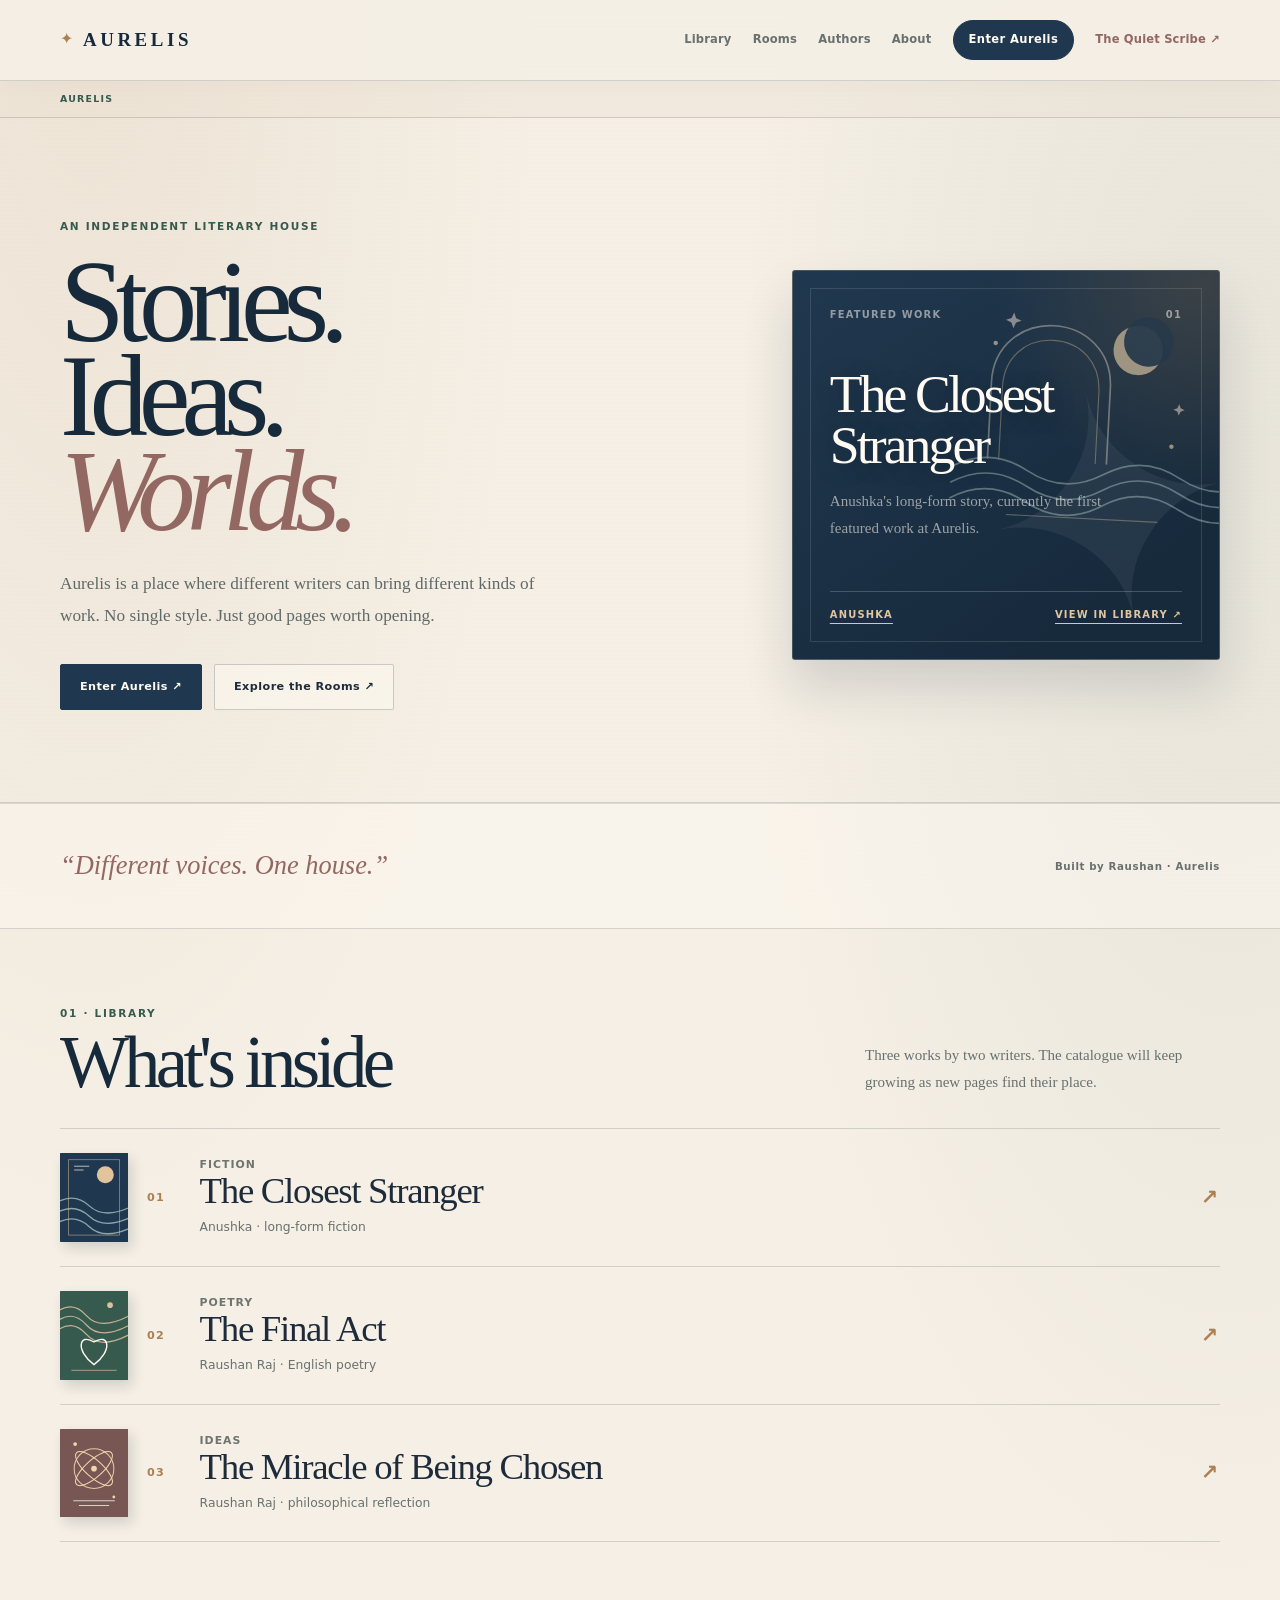
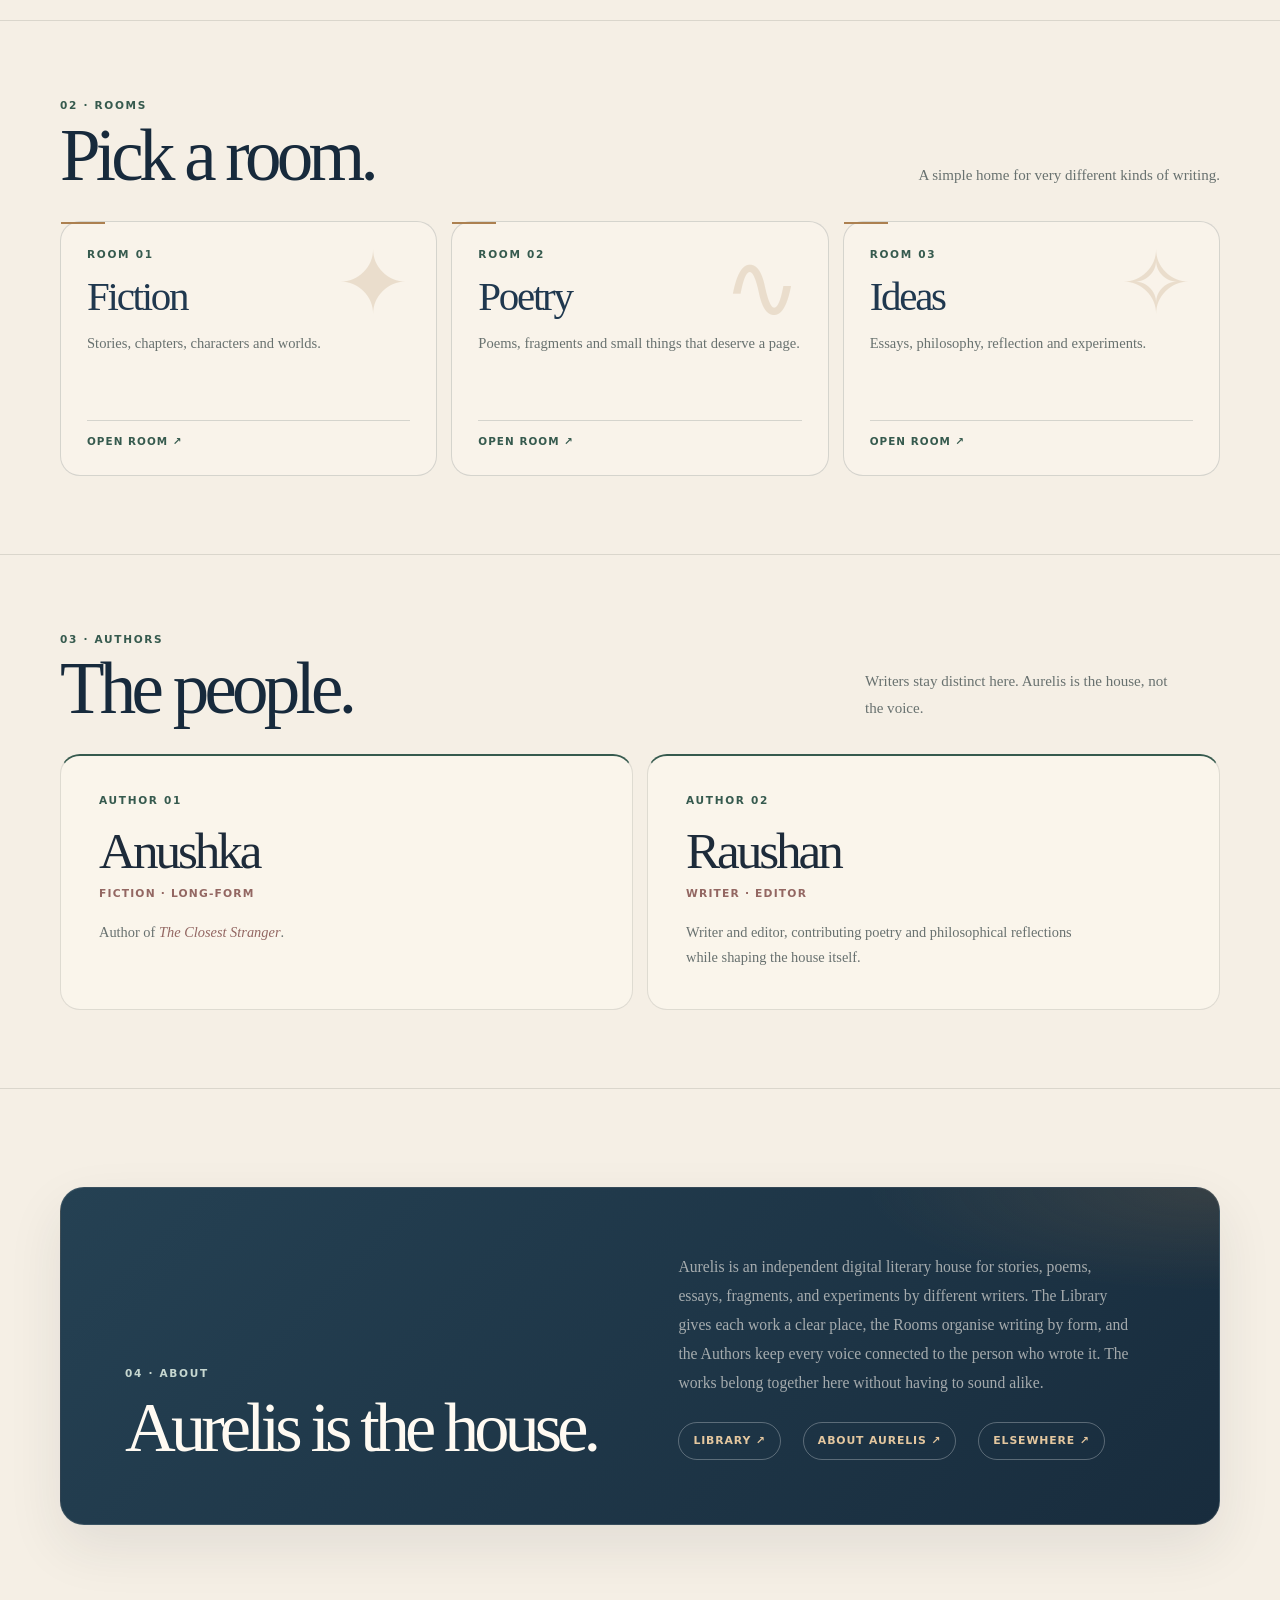
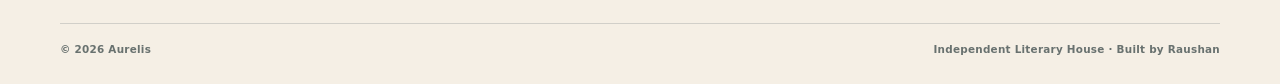
<file: index.html>
<!DOCTYPE html>
<html lang="en">
<head>
  <meta charset="UTF-8" />
  <meta name="viewport" content="width=device-width, initial-scale=1.0" />
  <meta name="description" content="Aurelis is an independent literary house for stories, poems, essays, and written worlds." />
  <title>Aurelis | Literary House</title>
  <style>
    :root{
      --paper:#f6f1e8;
      --paper-2:#eee6d8;
      --ink:#18201d;
      --muted:#6f746e;
      --line:rgba(24,32,29,.12);
      --green:#23453b;
      --rose:#8a625e;
      --white:#fffaf2;
      --max:1120px;
      --serif:Georgia,"Times New Roman",serif;
      --sans:Inter,ui-sans-serif,system-ui,-apple-system,"Segoe UI",sans-serif;
    }
    *{box-sizing:border-box;margin:0;padding:0}
    html{scroll-behavior:smooth;scroll-padding-top:84px}
    body{
      color:var(--ink);
      background:
        radial-gradient(circle at 10% 0%,rgba(138,98,94,.09),transparent 25%),
        radial-gradient(circle at 100% 15%,rgba(35,69,59,.09),transparent 28%),
        var(--paper);
      font-family:var(--serif);
      line-height:1.6;
    }
    a{color:inherit;text-decoration:none}
    .wrap{width:min(var(--max),calc(100% - 36px));margin:auto}
    .sans{font-family:var(--sans)}
    .label{
      font:700 .68rem/1.2 var(--sans);
      text-transform:uppercase;
      letter-spacing:.14em;
      color:var(--green);
    }

    header{
      position:sticky;top:0;z-index:20;
      background:rgba(246,241,232,.9);
      backdrop-filter:blur(12px);
      border-bottom:1px solid var(--line);
    }
    .nav{
      min-height:74px;
      display:flex;
      align-items:center;
      justify-content:space-between;
      gap:24px;
    }
    .logo{
      font-size:1.35rem;
      font-weight:700;
      letter-spacing:.12em;
      text-transform:uppercase;
    }
    .links{display:flex;align-items:center;gap:22px;font:500 .78rem/1 var(--sans)}
    .links a{color:var(--muted)}
    .links a:hover{color:var(--ink)}
    .nav-cta{
      padding:10px 15px;
      border:1px solid var(--ink);
      border-radius:999px;
      color:var(--ink)!important;
    }

    .house-map{
      border-bottom:1px solid var(--line);
      background:rgba(238,230,216,.42);
    }
    .house-map-inner{
      min-height:36px;
      display:flex;
      align-items:center;
      gap:10px;
      overflow-x:auto;
      white-space:nowrap;
      color:var(--muted);
      font:600 .61rem/1 var(--sans);
      letter-spacing:.1em;
      text-transform:uppercase;
    }
    .house-map-inner span:first-child{color:var(--green)}
    .house-map-inner i{font-style:normal;opacity:.45}

    .hero{
      padding:76px 0 70px;
    }
    .hero-grid{
      display:grid;
      grid-template-columns:1.15fr .85fr;
      gap:56px;
      align-items:end;
    }
    h1{
      margin-top:14px;
      max-width:760px;
      font-size:clamp(4.1rem,9vw,7.7rem);
      font-weight:500;
      line-height:.86;
      letter-spacing:-.07em;
    }
    h1 em{color:var(--rose);font-style:italic}
    .hero-text{
      margin-top:25px;
      max-width:560px;
      color:var(--muted);
      font-size:1.04rem;
    }
    .hero-actions{display:flex;gap:12px;flex-wrap:wrap;margin-top:30px}
    .button{
      display:inline-flex;
      align-items:center;
      justify-content:center;
      padding:12px 18px;
      border-radius:999px;
      font:600 .76rem/1 var(--sans);
      border:1px solid var(--ink);
    }
    .button.primary{background:var(--green);border-color:var(--green);color:#fffaf2}
    .button.secondary{border-color:var(--line)}
    .hero-card{
      min-height:360px;
      padding:28px;
      border-radius:24px;
      color:var(--white);
      background:
        radial-gradient(circle at 80% 15%,rgba(255,255,255,.16),transparent 22%),
        linear-gradient(145deg,#284d42,#775c57);
      box-shadow:0 20px 55px rgba(24,32,29,.14);
      display:flex;
      flex-direction:column;
      justify-content:space-between;
    }
    .card-top{display:flex;justify-content:space-between;gap:14px;font:500 .66rem/1.3 var(--sans);letter-spacing:.09em;text-transform:uppercase;opacity:.72}
    .hero-card h2{
      max-width:400px;
      font-size:clamp(2.7rem,5vw,4.6rem);
      line-height:.93;
      font-weight:500;
      letter-spacing:-.055em;
    }
    .hero-card p{max-width:390px;margin-top:12px;opacity:.78}
    .card-bottom{display:flex;justify-content:space-between;align-items:center;gap:18px;padding-top:20px;border-top:1px solid rgba(255,255,255,.22);font:500 .7rem/1.3 var(--sans)}
    .card-bottom a{text-decoration:underline;text-underline-offset:5px}

    .mini-note{
      border-top:1px solid var(--line);
      border-bottom:1px solid var(--line);
      padding:22px 0;
    }
    .mini-note-inner{display:flex;align-items:center;justify-content:space-between;gap:25px}
    .mini-note p{font-size:1.35rem;line-height:1.35}
    .mini-note span{color:var(--muted);font:500 .72rem/1.4 var(--sans);text-align:right}

    section.block{padding:78px 0;border-bottom:1px solid var(--line)}
    .heading-row{display:flex;align-items:end;justify-content:space-between;gap:25px;margin-bottom:28px}
    .heading-row h2{font-size:clamp(2.8rem,6vw,5rem);font-weight:500;line-height:.9;letter-spacing:-.06em}
    .heading-row p{max-width:390px;color:var(--muted);font-size:.94rem}

    .work{
      display:grid;
      grid-template-columns:130px 1fr auto;
      gap:20px;
      align-items:center;
      padding:24px 0;
      border-top:1px solid var(--line);
    }
    .work:last-child{border-bottom:1px solid var(--line)}
    .work-num,.work-meta,.work-arrow{font:600 .68rem/1.3 var(--sans);letter-spacing:.09em;text-transform:uppercase;color:var(--muted)}
    .work-title{font-size:clamp(1.65rem,3vw,2.4rem);line-height:1.05}
    .work-note{margin-top:5px;color:var(--muted);font-size:.88rem}

    .rooms{
      display:grid;
      grid-template-columns:repeat(3,1fr);
      gap:14px;
    }
    .room{
      min-height:220px;
      padding:24px;
      border:1px solid var(--line);
      border-radius:20px;
      background:rgba(255,250,242,.35);
      display:flex;
      flex-direction:column;
      justify-content:space-between;
      transition:transform .2s ease,background .2s ease;
    }
    .room:hover{transform:translateY(-4px);background:rgba(255,250,242,.7)}
    .room h3{margin-top:12px;font-size:2.25rem;font-weight:500;letter-spacing:-.05em;line-height:.95}
    .room p{margin-top:12px;color:var(--muted);font-size:.88rem}
    .room-foot{font:600 .65rem/1.3 var(--sans);text-transform:uppercase;letter-spacing:.1em;color:var(--green)}

    .people{
      display:grid;
      grid-template-columns:1fr 1fr;
      gap:14px;
    }
    .person{
      padding:26px;
      border:1px solid var(--line);
      border-radius:20px;
      background:var(--paper-2);
    }
    .person h3{margin:12px 0 4px;font-size:3rem;font-weight:500;letter-spacing:-.055em}.person h3 a:hover{text-decoration:underline;text-decoration-thickness:1px;text-underline-offset:6px}
    .person .role{font:600 .67rem/1.3 var(--sans);text-transform:uppercase;letter-spacing:.1em;color:var(--green)}
    .person p{margin-top:15px;max-width:520px;color:var(--muted);font-size:.9rem}

    .closing{
      padding:80px 0 92px;
    }
    .closing-box{
      padding:38px;
      border-radius:24px;
      background:var(--green);
      color:var(--white);
      display:grid;
      grid-template-columns:1.05fr .95fr;
      gap:44px;
      align-items:end;
    }
    .closing h2{font-size:clamp(3rem,6vw,5.7rem);font-weight:500;line-height:.88;letter-spacing:-.065em}
    .closing p{max-width:460px;opacity:.77;font-size:.94rem}
    .closing-links{display:flex;gap:10px;flex-wrap:wrap;margin-top:24px}
    .closing-links a{
      padding:10px 14px;border:1px solid rgba(255,255,255,.28);
      border-radius:999px;font:600 .7rem/1 var(--sans)
    }

    footer{padding:0 0 34px;color:var(--muted);font:500 .66rem/1.4 var(--sans)}
    .footer-inner{border-top:1px solid var(--line);padding-top:18px;display:flex;justify-content:space-between;gap:20px;flex-wrap:wrap}

    @media(max-width:820px){
      .hero-grid,.closing-box{grid-template-columns:1fr}
      .rooms{grid-template-columns:1fr 1fr}
      .heading-row{align-items:start;flex-direction:column}
      .hero{padding-top:54px}
    }
    @media(max-width:600px){
      .wrap{width:min(var(--max),calc(100% - 26px))}
      .nav{min-height:68px}
      .links{gap:10px}
      /* Responsive menu keeps every destination available. */
      .nav-cta{padding:9px 12px}
      .house-map-inner{min-height:32px}
      h1{font-size:4rem}
      .hero-card{min-height:320px}
      .mini-note-inner{display:block}
      .mini-note span{display:block;text-align:left;margin-top:10px}
      section.block{padding:62px 0}
      .work{grid-template-columns:42px 1fr 22px;gap:12px}
      .work-meta{display:none}
      .rooms,.people{grid-template-columns:1fr}
      .person h3{font-size:2.5rem}
      .closing-box{padding:26px}
    }
  </style>
<link rel="stylesheet" href="aurelis.css" />
<script src="aurelis.js" defer></script>
</head>
<body>
  <header>
    <div class="wrap nav">
      <a class="logo" href="index.html">Aurelis</a>
      <nav class="links" aria-label="Main navigation">
        <a href="library.html">Library</a>
        <a href="rooms.html">Rooms</a>
        <a href="authors.html">Authors</a>
        <a href="about.html">About</a>
        <a class="nav-cta" href="library.html">Enter Aurelis</a><a href="https://the-quiet-scribe.pages.dev/" target="_blank" rel="noopener">The Quiet Scribe ↗</a>
      </nav>
    </div>
  </header>

  <div class="house-map">
    <div class="wrap house-map-inner">
      <span>Aurelis</span><i>→</i><span>Library</span><i>→</i><span>Rooms</span><i>→</i><span>Works</span>
    </div>
  </div>

  <main id="home">
    <section class="hero">
      <div class="wrap hero-grid">
        <div>
          <div class="label">An independent literary house</div>
          <h1>Stories.<br>Ideas.<br><em>Worlds.</em></h1>
          <p class="hero-text">
            Aurelis is a place where different writers can bring different kinds of work.
            No single style. Just good pages worth opening.
          </p>
          <div class="hero-actions">
            <a class="button primary" href="library.html">Enter Aurelis ↗</a>
            <a class="button secondary" href="rooms.html">Explore the Rooms ↗</a>
          </div>
        </div>

        <article class="hero-card">
          <div class="hero-art" aria-hidden="true">
            <svg viewBox="0 0 220 220" focusable="false">
              <circle cx="151" cy="48" r="22" fill="#e5cda7"/>
              <circle cx="160" cy="40" r="22" fill="#20384f" opacity=".92"/>
              <path d="M22 151V83C22 50 47 30 75 30S128 50 128 83V151" fill="none" stroke="#f4e7d2" stroke-width="1.5" opacity=".62"/>
              <path d="M32 151V87C32 61 50 43 75 43S118 61 118 87V151" fill="none" stroke="#d8b98e" stroke-width="1" opacity=".65"/>
              <path d="M-10 160Q24 140 58 160T126 160T194 160T262 160M-10 174Q24 154 58 174T126 174T194 174T262 174M-10 188Q24 168 58 188T126 188T194 188T262 188" fill="none" stroke="#aac4c0" stroke-width="1.5" opacity=".75"/>
              <path d="M41 200H176" stroke="#e5cda7" stroke-width="1" opacity=".55"/>
              <path d="M39 20l2 5 5 2-5 2-2 5-2-5-5-2 5-2zM190 94l1.5 3.5 3.5 1.5-3.5 1.5-1.5 3.5-1.5-3.5-3.5-1.5 3.5-1.5z" fill="#f4e7d2" opacity=".8"/>
              <circle cx="24" cy="48" r="2" fill="#e5cda7"/><circle cx="185" cy="132" r="2" fill="#e5cda7"/>
            </svg>
          </div>
          <div class="card-top">
            <span>Featured work</span>
            <span>01</span>
          </div>
          <div>
            <h2>The Closest Stranger</h2>
            <p>Anushka's long-form story, currently the first featured work at Aurelis.</p>
          </div>
          <div class="card-bottom">
            <a href="library.html#anushka-works">Anushka</a>
            <a href="library.html#anushka-works">View in Library ↗</a>
          </div>
        </article>
      </div>
    </section>

    <div class="mini-note">
      <div class="wrap mini-note-inner">
        <p>“Different voices. One house.”</p>
        <span>Built by Raushan · Aurelis</span>
      </div>
    </div>

    <section class="block" id="library">
      <div class="wrap">
        <div class="heading-row">
          <div>
            <div class="label">01 · Library</div>
            <h2>What's inside</h2>
          </div>
          <p>Three works by two writers. The catalogue will keep growing as new pages find their place.</p>
        </div>

        <a class="work" href="the-closest-stranger.html"><span class="work-cover cover-fiction" aria-hidden="true"><svg viewBox="0 0 72 94" focusable="false"><rect width="72" height="94" rx="2" fill="#20384f"/><circle cx="48" cy="23" r="9" fill="#e1c49b"/><path d="M-8 55 Q14 40 31 56 T81 54 M-8 66 Q14 51 31 67 T81 65 M-8 77 Q14 62 31 78 T81 76" fill="none" stroke="#a9c0bd" stroke-width="1.4" opacity=".8"/><path d="M9 7 H63 V87 H9Z" fill="none" stroke="#e1c49b" stroke-opacity=".5"/><path d="M15 14h16M15 18h10" stroke="#fffaf2" stroke-opacity=".7"/></svg></span><span class="work-num">01</span>
          <div>
            <div class="work-meta">Fiction</div>
            <div class="work-title">The Closest Stranger</div>
            <div class="work-note">Anushka · long-form fiction</div>
          </div>
          <span class="work-arrow">↗</span></a>

        <a class="work" href="poetry.html#final-act-title"><span class="work-cover cover-poetry" aria-hidden="true"><svg viewBox="0 0 72 94" focusable="false"><rect width="72" height="94" rx="2" fill="#365a4e"/><path d="M-7 25 Q12 8 28 26 T79 23 M-7 35 Q12 18 28 36 T79 33 M-7 45 Q12 28 28 46 T79 43" fill="none" stroke="#d9c29f" stroke-width="1.3" opacity=".85"/><path d="M36 54 C20 44 16 63 36 78 C56 63 52 44 36 54Z" fill="none" stroke="#fffaf2" stroke-width="1.5"/><path d="M12 84H60" stroke="#d9c29f" stroke-width="1" opacity=".7"/><circle cx="53" cy="15" r="3" fill="#d9c29f"/></svg></span><span class="work-num">02</span>
          <div>
            <div class="work-meta">Poetry</div>
            <div class="work-title">The Final Act</div>
            <div class="work-note">Raushan Raj · English poetry</div>
          </div>
          <span class="work-arrow">↗</span></a>

        <a class="work" href="ideas.html#the-miracle-of-being-chosen"><span class="work-cover cover-ideas" aria-hidden="true"><svg viewBox="0 0 72 94" focusable="false"><rect width="72" height="94" rx="2" fill="#775653"/><circle cx="36" cy="42" r="21" fill="none" stroke="#f0d5ae" stroke-width="1.1" opacity=".9"/><ellipse cx="36" cy="42" rx="9" ry="25" fill="none" stroke="#f0d5ae" stroke-width="1.1" transform="rotate(48 36 42)"/><ellipse cx="36" cy="42" rx="9" ry="25" fill="none" stroke="#f0d5ae" stroke-width="1.1" transform="rotate(-48 36 42)"/><circle cx="36" cy="42" r="3" fill="#f0d5ae"/><path d="M14 76H58M20 81H52" stroke="#fffaf2" stroke-width="1" opacity=".8"/><circle cx="16" cy="16" r="2" fill="#f0d5ae"/><circle cx="57" cy="72" r="1.5" fill="#f0d5ae"/></svg></span><span class="work-num">03</span>
          <div>
            <div class="work-meta">Ideas</div>
            <div class="work-title">The Miracle of Being Chosen</div>
            <div class="work-note">Raushan Raj · philosophical reflection</div>
          </div>
          <span class="work-arrow">↗</span></a>
      </div>
    </section>

    <section class="block" id="rooms">
      <div class="wrap">
        <div class="heading-row">
          <div>
            <div class="label">02 · Rooms</div>
            <h2>Pick a room.</h2>
          </div>
          <p>A simple home for very different kinds of writing.</p>
        </div>

        <div class="rooms">
          <a class="room" href="fiction.html">
            <div>
              <div class="label">Room 01</div>
              <h3>Fiction</h3>
              <p>Stories, chapters, characters and worlds.</p>
            </div>
            <div class="room-foot">Open room ↗</div>
          </a>

          <a class="room" href="poetry.html">
            <div>
              <div class="label">Room 02</div>
              <h3>Poetry</h3>
              <p>Poems, fragments and small things that deserve a page.</p>
            </div>
            <div class="room-foot">Open room ↗</div>
          </a>

          <a class="room" href="ideas.html">
            <div>
              <div class="label">Room 03</div>
              <h3>Ideas</h3>
              <p>Essays, philosophy, reflection and experiments.</p>
            </div>
            <div class="room-foot">Open room ↗</div>
          </a>
        </div>
      </div>
    </section>

    <section class="block" id="authors">
      <div class="wrap">
        <div class="heading-row">
          <div>
            <div class="label">03 · Authors</div>
            <h2>The people.</h2>
          </div>
          <p>Writers stay distinct here. Aurelis is the house, not the voice.</p>
        </div>

        <div class="people">
          <article class="person">
            <div class="label">Author 01</div>
            <h3><a href="library.html#anushka-works">Anushka</a></h3>
            <div class="role">Fiction · Long-form</div>
            <p>Author of <em>The Closest Stranger</em>.</p>
          </article>

          <article class="person">
            <div class="label">Author 02</div>
            <h3><a href="library.html#raushan-works">Raushan</a></h3>
            <div class="role">Writer · Editor</div>
            <p>Writer and editor, contributing poetry and philosophical reflections while shaping the house itself.</p>
          </article>
        </div>
      </div>
    </section>

    <section class="closing" id="about">
      <div class="wrap">
        <div class="closing-box">
          <div>
            <div class="label" style="color:#c6d7d0">04 · About</div>
            <h2>Aurelis is the house.</h2>
          </div>
          <div>
            <p>
              Aurelis is an independent digital literary house for stories, poems, essays, fragments, and experiments by different writers. The Library gives each work a clear place, the Rooms organise writing by form, and the Authors keep every voice connected to the person who wrote it. The works belong together here without having to sound alike.
            </p>
            <div class="closing-links">
              <a href="library.html">Library ↗</a>
              <a href="about.html">About Aurelis ↗</a>
              <a href="elsewhere.html">Elsewhere ↗</a>
            </div>
          </div>
        </div>
      </div>
    </section>
  </main>

  <footer>
    <div class="wrap footer-inner">
      <span>© 2026 Aurelis</span>
      <span>Independent Literary House · Built by Raushan</span>
    </div>
  </footer>
</body>
</html>
</file>
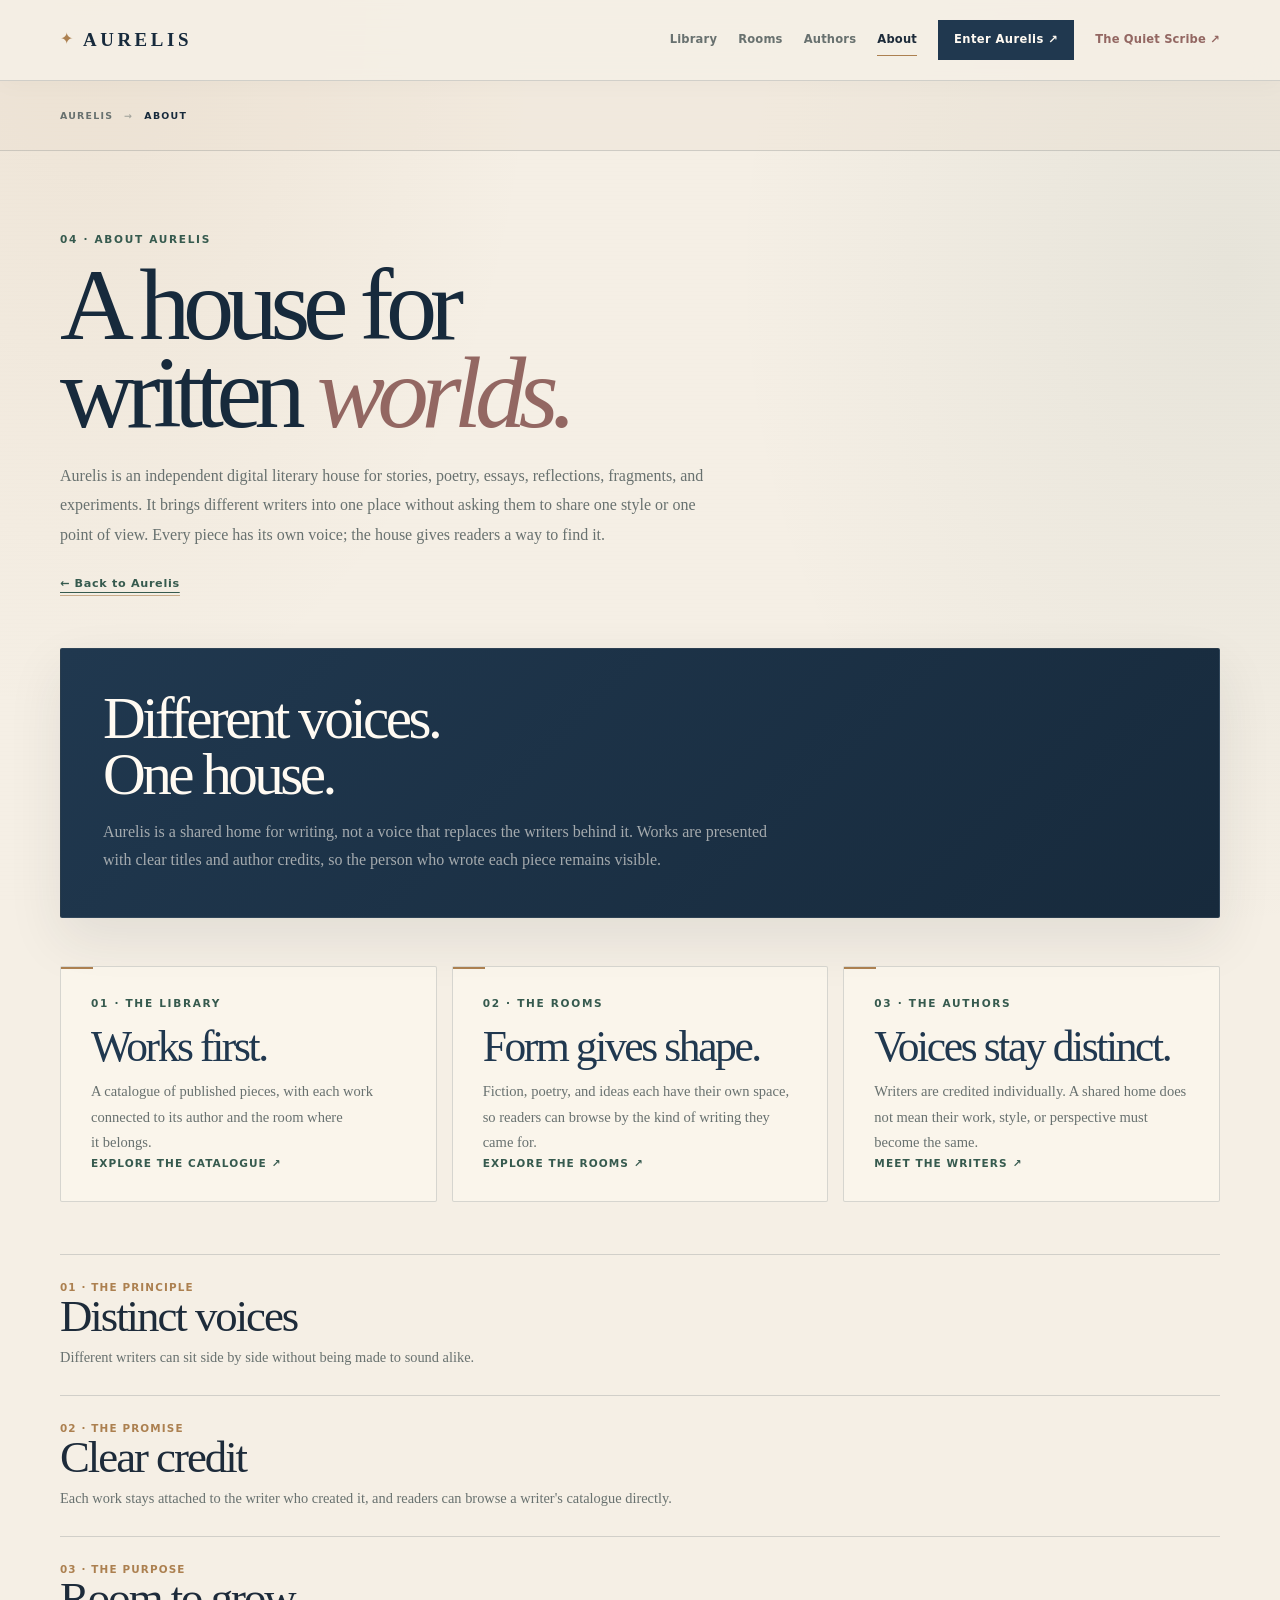
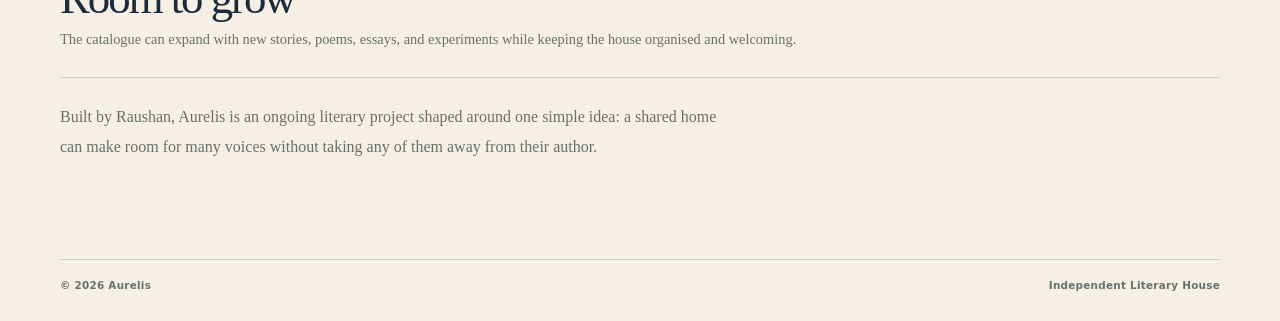
<file: about.html>
<!DOCTYPE html>
<html lang="en"><head><meta charset="UTF-8"><meta name="viewport" content="width=device-width,initial-scale=1.0">
<meta name="description" content="The story and purpose behind Aurelis, an independent literary house for distinct voices and written worlds." />
<title>About | Aurelis</title><style>
:root{--paper:#f6f1e8;--paper2:#eee6d8;--ink:#18201d;--muted:#6f746e;--line:rgba(24,32,29,.12);--green:#23453b;--rose:#8a625e;--white:#fffaf2}
*{box-sizing:border-box;margin:0;padding:0}body{background:radial-gradient(circle at 10% 0%,rgba(138,98,94,.09),transparent 25%),radial-gradient(circle at 100% 15%,rgba(35,69,59,.09),transparent 28%),var(--paper);color:var(--ink);font-family:Georgia,"Times New Roman",serif;line-height:1.6}a{color:inherit;text-decoration:none}.wrap{width:min(1080px,calc(100% - 32px));margin:auto}.sans{font-family:ui-sans-serif,system-ui,sans-serif}.label{font:700 .68rem/1.2 ui-sans-serif,system-ui,sans-serif;text-transform:uppercase;letter-spacing:.14em;color:var(--green)}
header{position:sticky;top:0;z-index:10;background:rgba(246,241,232,.92);backdrop-filter:blur(12px);border-bottom:1px solid var(--line)}nav{min-height:70px;display:flex;align-items:center;justify-content:space-between;gap:20px}.logo{font-size:1.3rem;font-weight:700;letter-spacing:.12em;text-transform:uppercase}.links{display:flex;gap:18px;font:500 .76rem ui-sans-serif,system-ui,sans-serif;color:var(--muted)}.links a:hover{color:var(--ink)}
main{padding:72px 0 90px}.eyebrow{margin-bottom:12px}h1{font-size:clamp(3.6rem,8vw,6.6rem);font-weight:500;line-height:.88;letter-spacing:-.065em}h1 em{color:var(--rose)}.intro{max-width:620px;margin-top:22px;color:var(--muted);font-size:1.05rem}.back{display:inline-block;margin-top:28px;font:600 .75rem ui-sans-serif,system-ui,sans-serif;text-decoration:underline;text-underline-offset:5px}
.grid{display:grid;grid-template-columns:repeat(3,1fr);gap:14px;margin-top:54px}.card{min-height:230px;padding:24px;border:1px solid var(--line);border-radius:22px;background:rgba(255,250,242,.42);display:flex;flex-direction:column;justify-content:space-between;transition:.2s}.card:hover{transform:translateY(-4px);background:rgba(255,250,242,.8)}.card h2{font-size:2.2rem;font-weight:500;line-height:.95;letter-spacing:-.05em;margin-top:12px}.card p{color:var(--muted);font-size:.9rem;margin-top:12px}.arrow{font:600 .68rem ui-sans-serif,system-ui,sans-serif;text-transform:uppercase;letter-spacing:.1em;color:var(--green)}
.list{margin-top:52px;border-top:1px solid var(--line)}.item{padding:25px 0;border-bottom:1px solid var(--line);display:flex;justify-content:space-between;gap:25px;align-items:center}.item h2{font-size:clamp(1.8rem,4vw,3rem);font-weight:500;line-height:1}.item p{color:var(--muted);margin-top:6px}.num{font:600 .68rem ui-sans-serif,system-ui,sans-serif;color:var(--muted);letter-spacing:.1em}
.note{margin-top:54px;padding:28px;border-radius:22px;background:var(--green);color:var(--white)}.note h2{font-size:2.6rem;font-weight:500;line-height:.95}.note p{margin-top:12px;max-width:650px;opacity:.78}
footer{padding:0 0 30px;color:var(--muted);font:500 .66rem ui-sans-serif,system-ui,sans-serif}footer .wrap{border-top:1px solid var(--line);padding-top:18px;display:flex;justify-content:space-between}
@media(max-width:700px){/* Responsive menu keeps every destination available. */.grid{grid-template-columns:1fr}.item{align-items:flex-start}main{padding-top:52px}h1{font-size:4rem}}
</style>
<link rel="stylesheet" href="aurelis.css" /><script src="aurelis.js" defer></script>
</head><body>
<header><div class="wrap"><nav><a class="logo" href="index.html">Aurelis</a><div class="links"><a href="library.html">Library</a><a href="rooms.html">Rooms</a><a href="authors.html">Authors</a><a href="about.html">About</a></div></nav></div></header>
<main><div class="wrap">
<div class="eyebrow label">04 · About Aurelis</div><h1>A house for<br>written <em>worlds.</em></h1>
<p class="intro">Aurelis is an independent digital literary house for stories, poetry, essays, reflections, fragments, and experiments. It brings different writers into one place without asking them to share one style or one point of view. Every piece has its own voice; the house gives readers a way to find it.</p>
<a class="back" href="index.html">← Back to Aurelis</a>
<div class="note"><h2>Different voices.<br>One house.</h2><p>Aurelis is a shared home for writing, not a voice that replaces the writers behind it. Works are presented with clear titles and author credits, so the person who wrote each piece remains visible.</p></div>
<div class="grid">
<a class="card" href="library.html"><div><div class="label">01 · The Library</div><h2>Works first.</h2><p>A catalogue of published pieces, with each work connected to its author and the room where it belongs.</p></div><div class="arrow">Explore the catalogue ↗</div></a>
<a class="card" href="rooms.html"><div><div class="label">02 · The Rooms</div><h2>Form gives shape.</h2><p>Fiction, poetry, and ideas each have their own space, so readers can browse by the kind of writing they came for.</p></div><div class="arrow">Explore the rooms ↗</div></a>
<a class="card" href="authors.html"><div><div class="label">03 · The Authors</div><h2>Voices stay distinct.</h2><p>Writers are credited individually. A shared home does not mean their work, style, or perspective must become the same.</p></div><div class="arrow">Meet the writers ↗</div></a>
</div>
<div class="list" aria-label="What Aurelis stands for">
<div class="item"><div><div class="num">01 · The principle</div><h2>Distinct voices</h2><p>Different writers can sit side by side without being made to sound alike.</p></div></div>
<div class="item"><div><div class="num">02 · The promise</div><h2>Clear credit</h2><p>Each work stays attached to the writer who created it, and readers can browse a writer's catalogue directly.</p></div></div>
<div class="item"><div><div class="num">03 · The purpose</div><h2>Room to grow</h2><p>The catalogue can expand with new stories, poems, essays, and experiments while keeping the house organised and welcoming.</p></div></div>
</div>
<p class="intro">Built by Raushan, Aurelis is an ongoing literary project shaped around one simple idea: a shared home can make room for many voices without taking any of them away from their author.</p>
</div></main><footer><div class="wrap"><span>© 2026 Aurelis</span><span>Independent Literary House</span></div></footer></body></html>
</file>
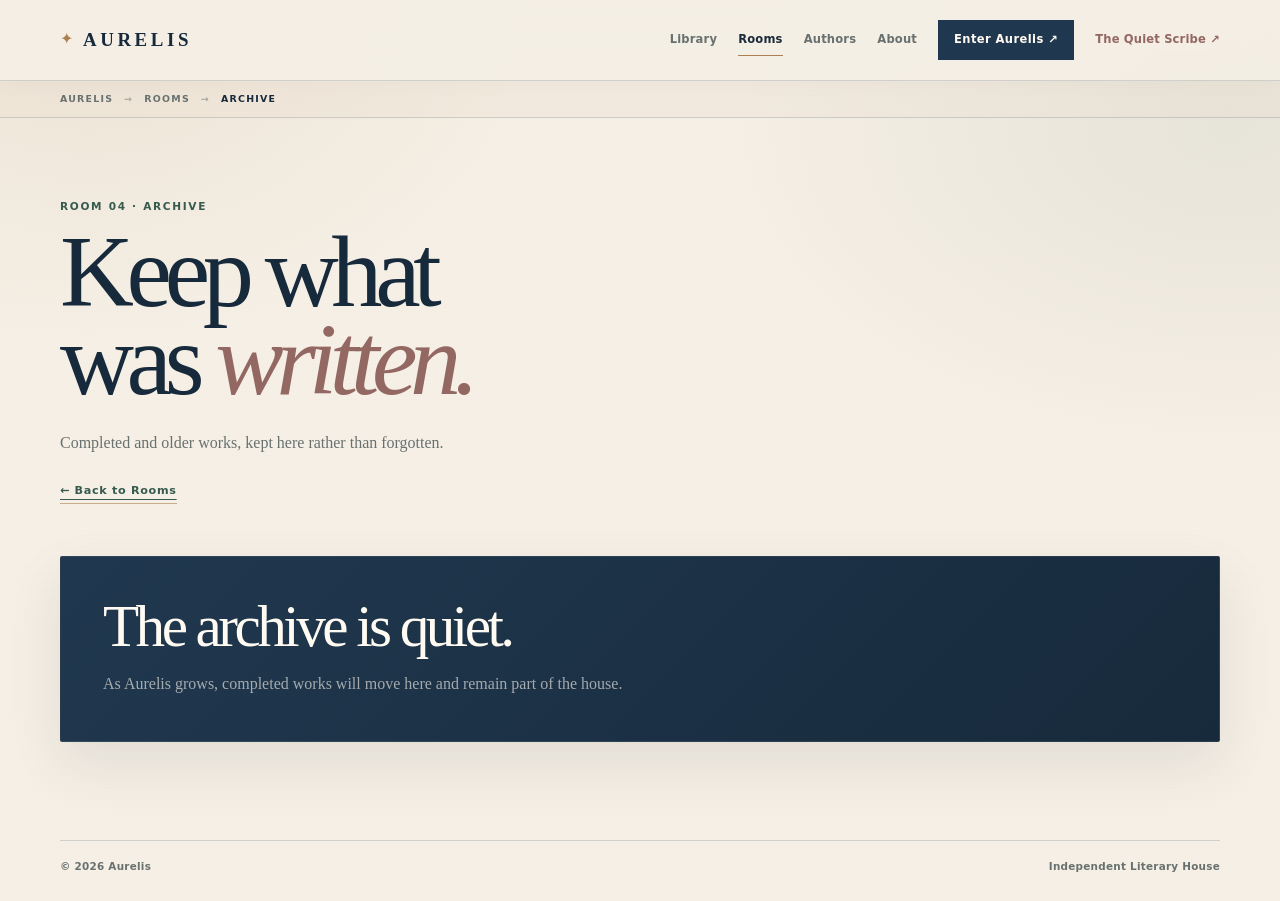
<file: archive.html>
<!DOCTYPE html><html lang="en"><head><meta charset="UTF-8"><meta name="viewport" content="width=device-width,initial-scale=1.0">
<meta name="description" content="Browse the Aurelis archive of earlier writing, collected pages, and works worth returning to." /><title>Archive | Aurelis</title><style>
:root{--paper:#f6f1e8;--paper2:#eee6d8;--ink:#18201d;--muted:#6f746e;--line:rgba(24,32,29,.12);--green:#23453b;--rose:#8a625e;--white:#fffaf2}
*{box-sizing:border-box;margin:0;padding:0}body{background:radial-gradient(circle at 10% 0%,rgba(138,98,94,.09),transparent 25%),radial-gradient(circle at 100% 15%,rgba(35,69,59,.09),transparent 28%),var(--paper);color:var(--ink);font-family:Georgia,"Times New Roman",serif;line-height:1.65}a{color:inherit;text-decoration:none}.wrap{width:min(1080px,calc(100% - 32px));margin:auto}.label{font:700 .68rem/1.2 ui-sans-serif,system-ui,sans-serif;text-transform:uppercase;letter-spacing:.14em;color:var(--green)}
header{position:sticky;top:0;z-index:10;background:rgba(246,241,232,.92);backdrop-filter:blur(12px);border-bottom:1px solid var(--line)}nav{min-height:70px;display:flex;align-items:center;justify-content:space-between;gap:20px}.logo{font-size:1.3rem;font-weight:700;letter-spacing:.12em;text-transform:uppercase}.links{display:flex;gap:18px;font:500 .76rem ui-sans-serif,system-ui,sans-serif;color:var(--muted)}.links a:hover{color:var(--ink)}
.map{border-bottom:1px solid var(--line);background:rgba(238,230,216,.42)}.map .wrap{min-height:34px;display:flex;gap:10px;align-items:center;overflow:auto;white-space:nowrap;font:600 .6rem ui-sans-serif,system-ui,sans-serif;text-transform:uppercase;letter-spacing:.1em;color:var(--muted)}.map b{color:var(--green)}.map i{font-style:normal;opacity:.45}
main{padding:70px 0 90px}.eyebrow{margin-bottom:12px}h1{font-size:clamp(3.6rem,8vw,6.6rem);font-weight:500;line-height:.88;letter-spacing:-.065em}h1 em{color:var(--rose)}.intro{max-width:650px;margin-top:22px;color:var(--muted);font-size:1.05rem}.back{display:inline-block;margin-top:28px;font:600 .75rem ui-sans-serif,system-ui,sans-serif;text-decoration:underline;text-underline-offset:5px}
.grid{display:grid;grid-template-columns:repeat(2,1fr);gap:14px;margin-top:54px}.card{min-height:230px;padding:25px;border:1px solid var(--line);border-radius:22px;background:rgba(255,250,242,.42);display:flex;flex-direction:column;justify-content:space-between;transition:.2s}.card:hover{transform:translateY(-4px);background:rgba(255,250,242,.8)}.card h2{font-size:2.4rem;font-weight:500;line-height:.95;letter-spacing:-.05em;margin-top:12px}.card p{color:var(--muted);font-size:.9rem;margin-top:12px}.arrow{font:600 .68rem ui-sans-serif,system-ui,sans-serif;text-transform:uppercase;letter-spacing:.1em;color:var(--green)}
.note{margin-top:54px;padding:30px;border-radius:22px;background:var(--green);color:var(--white)}.note h2{font-size:2.8rem;font-weight:500;line-height:.95}.note p{margin-top:12px;max-width:680px;opacity:.78}.list{margin-top:52px;border-top:1px solid var(--line)}.item{padding:25px 0;border-bottom:1px solid var(--line);display:flex;justify-content:space-between;gap:25px;align-items:center}.item h2{font-size:clamp(1.8rem,4vw,3rem);font-weight:500;line-height:1}.item p{color:var(--muted);margin-top:6px}.num{font:600 .68rem ui-sans-serif,system-ui,sans-serif;color:var(--muted);letter-spacing:.1em}
.reader{max-width:720px;margin:70px auto 0}.reader .chapter{font:600 .68rem ui-sans-serif,system-ui,sans-serif;text-transform:uppercase;letter-spacing:.12em;color:var(--green)}.reader h2{font-size:2.6rem;font-weight:500;margin-top:10px}.reader p{margin-top:24px;font-size:1.08rem}.reader-controls{display:flex;justify-content:space-between;margin-top:55px;padding-top:18px;border-top:1px solid var(--line);font:600 .7rem ui-sans-serif,system-ui,sans-serif}
footer{padding:0 0 30px;color:var(--muted);font:500 .66rem ui-sans-serif,system-ui,sans-serif}footer .wrap{border-top:1px solid var(--line);padding-top:18px;display:flex;justify-content:space-between;gap:15px;flex-wrap:wrap}
@media(max-width:700px){/* Responsive menu keeps every destination available. */.grid{grid-template-columns:1fr}main{padding-top:52px}h1{font-size:4rem}.item{align-items:flex-start}.reader{margin-top:50px}}
</style>
<link rel="stylesheet" href="aurelis.css" /><script src="aurelis.js" defer></script>
</head><body><header><div class="wrap"><nav><a class="logo" href="index.html">Aurelis</a><div class="links"><a href="library.html">Library</a><a href="rooms.html">Rooms</a><a href="authors.html">Authors</a><a href="about.html">About</a></div></nav></div></header><div class="map"><div class="wrap"><b>Aurelis</b><i>→</i><span>Library</span><i>→</i><span>Rooms</span><i>→</i><span>Works</span></div></div><main><div class="wrap"><div class="eyebrow label">Room 04 · Archive</div><h1>Keep what<br>was <em>written.</em></h1><p class="intro">Completed and older works, kept here rather than forgotten.</p><a class="back" href="rooms.html">← Back to Rooms</a><div class="note"><h2>The archive is quiet.</h2><p>As Aurelis grows, completed works will move here and remain part of the house.</p></div></div></main><footer><div class="wrap"><span>© 2026 Aurelis</span><span>Independent Literary House</span></div></footer></body></html>
</file>
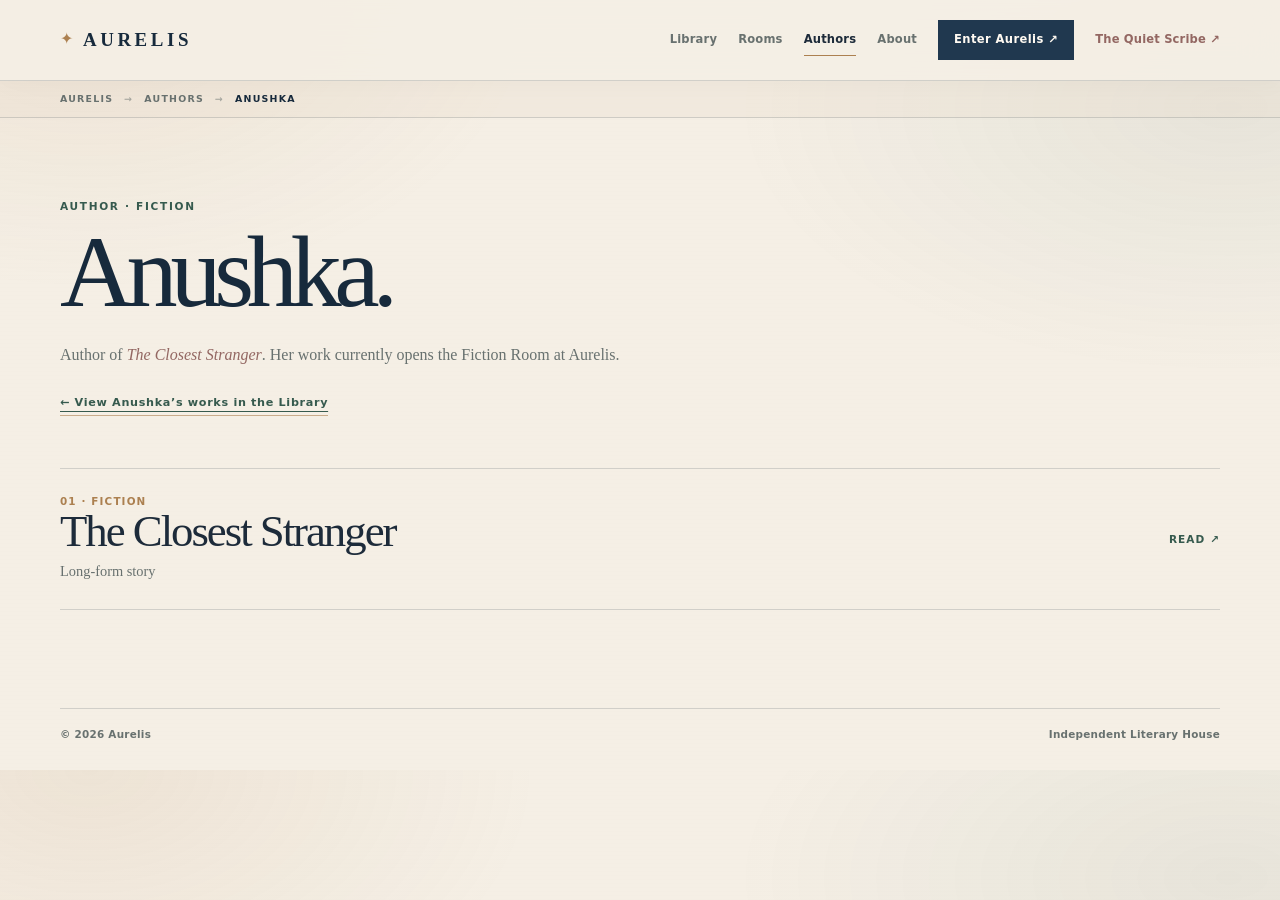
<file: author-anushka.html>
<!DOCTYPE html><html lang="en"><head><meta charset="UTF-8"><meta name="viewport" content="width=device-width,initial-scale=1.0">
<meta name="description" content="Read about Anushka, an Aurelis author and the writer of The Closest Stranger." /><title>Anushka | Aurelis</title><style>
:root{--paper:#f6f1e8;--paper2:#eee6d8;--ink:#18201d;--muted:#6f746e;--line:rgba(24,32,29,.12);--green:#23453b;--rose:#8a625e;--white:#fffaf2}
*{box-sizing:border-box;margin:0;padding:0}body{background:radial-gradient(circle at 10% 0%,rgba(138,98,94,.09),transparent 25%),radial-gradient(circle at 100% 15%,rgba(35,69,59,.09),transparent 28%),var(--paper);color:var(--ink);font-family:Georgia,"Times New Roman",serif;line-height:1.65}a{color:inherit;text-decoration:none}.wrap{width:min(1080px,calc(100% - 32px));margin:auto}.label{font:700 .68rem/1.2 ui-sans-serif,system-ui,sans-serif;text-transform:uppercase;letter-spacing:.14em;color:var(--green)}
header{position:sticky;top:0;z-index:10;background:rgba(246,241,232,.92);backdrop-filter:blur(12px);border-bottom:1px solid var(--line)}nav{min-height:70px;display:flex;align-items:center;justify-content:space-between;gap:20px}.logo{font-size:1.3rem;font-weight:700;letter-spacing:.12em;text-transform:uppercase}.links{display:flex;gap:18px;font:500 .76rem ui-sans-serif,system-ui,sans-serif;color:var(--muted)}.links a:hover{color:var(--ink)}
.map{border-bottom:1px solid var(--line);background:rgba(238,230,216,.42)}.map .wrap{min-height:34px;display:flex;gap:10px;align-items:center;overflow:auto;white-space:nowrap;font:600 .6rem ui-sans-serif,system-ui,sans-serif;text-transform:uppercase;letter-spacing:.1em;color:var(--muted)}.map b{color:var(--green)}.map i{font-style:normal;opacity:.45}
main{padding:70px 0 90px}.eyebrow{margin-bottom:12px}h1{font-size:clamp(3.6rem,8vw,6.6rem);font-weight:500;line-height:.88;letter-spacing:-.065em}h1 em{color:var(--rose)}.intro{max-width:650px;margin-top:22px;color:var(--muted);font-size:1.05rem}.back{display:inline-block;margin-top:28px;font:600 .75rem ui-sans-serif,system-ui,sans-serif;text-decoration:underline;text-underline-offset:5px}
.grid{display:grid;grid-template-columns:repeat(2,1fr);gap:14px;margin-top:54px}.card{min-height:230px;padding:25px;border:1px solid var(--line);border-radius:22px;background:rgba(255,250,242,.42);display:flex;flex-direction:column;justify-content:space-between;transition:.2s}.card:hover{transform:translateY(-4px);background:rgba(255,250,242,.8)}.card h2{font-size:2.4rem;font-weight:500;line-height:.95;letter-spacing:-.05em;margin-top:12px}.card p{color:var(--muted);font-size:.9rem;margin-top:12px}.arrow{font:600 .68rem ui-sans-serif,system-ui,sans-serif;text-transform:uppercase;letter-spacing:.1em;color:var(--green)}
.note{margin-top:54px;padding:30px;border-radius:22px;background:var(--green);color:var(--white)}.note h2{font-size:2.8rem;font-weight:500;line-height:.95}.note p{margin-top:12px;max-width:680px;opacity:.78}.list{margin-top:52px;border-top:1px solid var(--line)}.item{padding:25px 0;border-bottom:1px solid var(--line);display:flex;justify-content:space-between;gap:25px;align-items:center}.item h2{font-size:clamp(1.8rem,4vw,3rem);font-weight:500;line-height:1}.item p{color:var(--muted);margin-top:6px}.num{font:600 .68rem ui-sans-serif,system-ui,sans-serif;color:var(--muted);letter-spacing:.1em}
.reader{max-width:720px;margin:70px auto 0}.reader .chapter{font:600 .68rem ui-sans-serif,system-ui,sans-serif;text-transform:uppercase;letter-spacing:.12em;color:var(--green)}.reader h2{font-size:2.6rem;font-weight:500;margin-top:10px}.reader p{margin-top:24px;font-size:1.08rem}.reader-controls{display:flex;justify-content:space-between;margin-top:55px;padding-top:18px;border-top:1px solid var(--line);font:600 .7rem ui-sans-serif,system-ui,sans-serif}
footer{padding:0 0 30px;color:var(--muted);font:500 .66rem ui-sans-serif,system-ui,sans-serif}footer .wrap{border-top:1px solid var(--line);padding-top:18px;display:flex;justify-content:space-between;gap:15px;flex-wrap:wrap}
@media(max-width:700px){/* Responsive menu keeps every destination available. */.grid{grid-template-columns:1fr}main{padding-top:52px}h1{font-size:4rem}.item{align-items:flex-start}.reader{margin-top:50px}}
</style>
<link rel="stylesheet" href="aurelis.css" /><script src="aurelis.js" defer></script>
</head><body><header><div class="wrap"><nav><a class="logo" href="index.html">Aurelis</a><div class="links"><a href="library.html">Library</a><a href="rooms.html">Rooms</a><a href="authors.html">Authors</a><a href="about.html">About</a></div></nav></div></header><div class="map"><div class="wrap"><b>Aurelis</b><i>→</i><span>Library</span><i>→</i><span>Rooms</span><i>→</i><span>Works</span></div></div><main><div class="wrap"><div class="eyebrow label">Author · Fiction</div><h1><a href="library.html#anushka-works">Anushka.</a></h1><p class="intro">Author of <em>The Closest Stranger</em>. Her work currently opens the Fiction Room at Aurelis.</p><a class="back" href="library.html#anushka-works">← View Anushka’s works in the Library</a><div class="list"><a class="item" href="the-closest-stranger.html"><div><div class="num">01 · Fiction</div><h2>The Closest Stranger</h2><p>Long-form story</p></div><span class="arrow">Read ↗</span></a></div></div></main><footer><div class="wrap"><span>© 2026 Aurelis</span><span>Independent Literary House</span></div></footer></body></html>
</file>
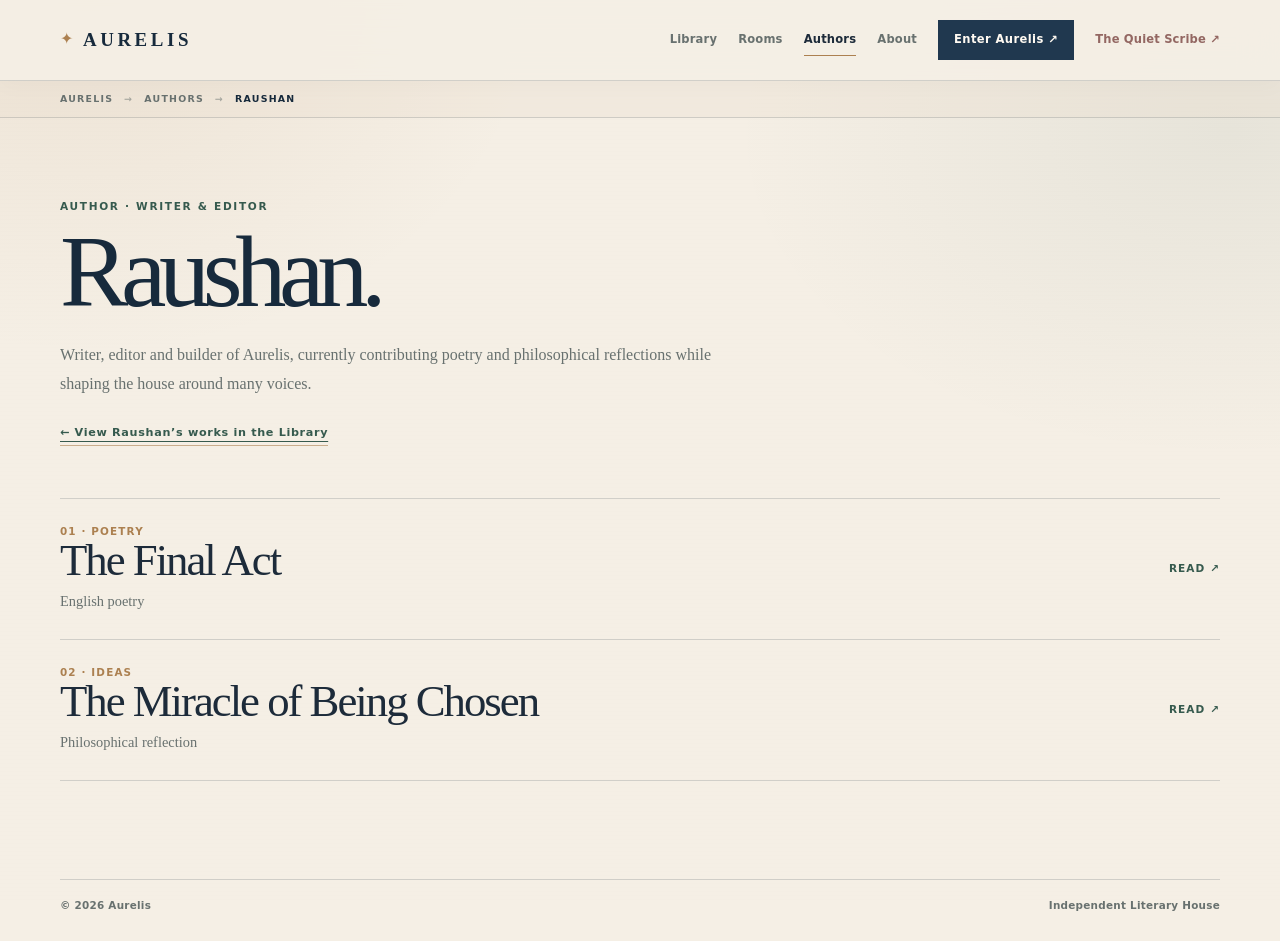
<file: author-raushan.html>
<!DOCTYPE html><html lang="en"><head><meta charset="UTF-8"><meta name="viewport" content="width=device-width,initial-scale=1.0">
<meta name="description" content="Read about Raushan, writer and editor helping build Aurelis, an independent literary house." /><title>Raushan | Aurelis</title><style>
:root{--paper:#f6f1e8;--paper2:#eee6d8;--ink:#18201d;--muted:#6f746e;--line:rgba(24,32,29,.12);--green:#23453b;--rose:#8a625e;--white:#fffaf2}
*{box-sizing:border-box;margin:0;padding:0}body{background:radial-gradient(circle at 10% 0%,rgba(138,98,94,.09),transparent 25%),radial-gradient(circle at 100% 15%,rgba(35,69,59,.09),transparent 28%),var(--paper);color:var(--ink);font-family:Georgia,"Times New Roman",serif;line-height:1.65}a{color:inherit;text-decoration:none}.wrap{width:min(1080px,calc(100% - 32px));margin:auto}.label{font:700 .68rem/1.2 ui-sans-serif,system-ui,sans-serif;text-transform:uppercase;letter-spacing:.14em;color:var(--green)}
header{position:sticky;top:0;z-index:10;background:rgba(246,241,232,.92);backdrop-filter:blur(12px);border-bottom:1px solid var(--line)}nav{min-height:70px;display:flex;align-items:center;justify-content:space-between;gap:20px}.logo{font-size:1.3rem;font-weight:700;letter-spacing:.12em;text-transform:uppercase}.links{display:flex;gap:18px;font:500 .76rem ui-sans-serif,system-ui,sans-serif;color:var(--muted)}.links a:hover{color:var(--ink)}
.map{border-bottom:1px solid var(--line);background:rgba(238,230,216,.42)}.map .wrap{min-height:34px;display:flex;gap:10px;align-items:center;overflow:auto;white-space:nowrap;font:600 .6rem ui-sans-serif,system-ui,sans-serif;text-transform:uppercase;letter-spacing:.1em;color:var(--muted)}.map b{color:var(--green)}.map i{font-style:normal;opacity:.45}
main{padding:70px 0 90px}.eyebrow{margin-bottom:12px}h1{font-size:clamp(3.6rem,8vw,6.6rem);font-weight:500;line-height:.88;letter-spacing:-.065em}h1 em{color:var(--rose)}.intro{max-width:650px;margin-top:22px;color:var(--muted);font-size:1.05rem}.back{display:inline-block;margin-top:28px;font:600 .75rem ui-sans-serif,system-ui,sans-serif;text-decoration:underline;text-underline-offset:5px}
.grid{display:grid;grid-template-columns:repeat(2,1fr);gap:14px;margin-top:54px}.card{min-height:230px;padding:25px;border:1px solid var(--line);border-radius:22px;background:rgba(255,250,242,.42);display:flex;flex-direction:column;justify-content:space-between;transition:.2s}.card:hover{transform:translateY(-4px);background:rgba(255,250,242,.8)}.card h2{font-size:2.4rem;font-weight:500;line-height:.95;letter-spacing:-.05em;margin-top:12px}.card p{color:var(--muted);font-size:.9rem;margin-top:12px}.arrow{font:600 .68rem ui-sans-serif,system-ui,sans-serif;text-transform:uppercase;letter-spacing:.1em;color:var(--green)}
.note{margin-top:54px;padding:30px;border-radius:22px;background:var(--green);color:var(--white)}.note h2{font-size:2.8rem;font-weight:500;line-height:.95}.note p{margin-top:12px;max-width:680px;opacity:.78}.list{margin-top:52px;border-top:1px solid var(--line)}.item{padding:25px 0;border-bottom:1px solid var(--line);display:flex;justify-content:space-between;gap:25px;align-items:center}.item h2{font-size:clamp(1.8rem,4vw,3rem);font-weight:500;line-height:1}.item p{color:var(--muted);margin-top:6px}.num{font:600 .68rem ui-sans-serif,system-ui,sans-serif;color:var(--muted);letter-spacing:.1em}
.reader{max-width:720px;margin:70px auto 0}.reader .chapter{font:600 .68rem ui-sans-serif,system-ui,sans-serif;text-transform:uppercase;letter-spacing:.12em;color:var(--green)}.reader h2{font-size:2.6rem;font-weight:500;margin-top:10px}.reader p{margin-top:24px;font-size:1.08rem}.reader-controls{display:flex;justify-content:space-between;margin-top:55px;padding-top:18px;border-top:1px solid var(--line);font:600 .7rem ui-sans-serif,system-ui,sans-serif}
footer{padding:0 0 30px;color:var(--muted);font:500 .66rem ui-sans-serif,system-ui,sans-serif}footer .wrap{border-top:1px solid var(--line);padding-top:18px;display:flex;justify-content:space-between;gap:15px;flex-wrap:wrap}
@media(max-width:700px){/* Responsive menu keeps every destination available. */.grid{grid-template-columns:1fr}main{padding-top:52px}h1{font-size:4rem}.item{align-items:flex-start}.reader{margin-top:50px}}
</style>
<link rel="stylesheet" href="aurelis.css" /><script src="aurelis.js" defer></script>
</head><body><header><div class="wrap"><nav><a class="logo" href="index.html">Aurelis</a><div class="links"><a href="library.html">Library</a><a href="rooms.html">Rooms</a><a href="authors.html">Authors</a><a href="about.html">About</a></div></nav></div></header><div class="map"><div class="wrap"><b>Aurelis</b><i>→</i><span>Library</span><i>→</i><span>Rooms</span><i>→</i><span>Works</span></div></div><main><div class="wrap"><div class="eyebrow label">Author · Writer & Editor</div><h1><a href="library.html#raushan-works">Raushan.</a></h1><p class="intro">Writer, editor and builder of Aurelis, currently contributing poetry and philosophical reflections while shaping the house around many voices.</p><a class="back" href="library.html#raushan-works">← View Raushan’s works in the Library</a><div class="list"><a class="item" href="poetry.html#final-act-title"><div><div class="num">01 · Poetry</div><h2>The Final Act</h2><p>English poetry</p></div><span class="arrow">Read ↗</span></a><a class="item" href="ideas.html#the-miracle-of-being-chosen"><div><div class="num">02 · Ideas</div><h2>The Miracle of Being Chosen</h2><p>Philosophical reflection</p></div><span class="arrow">Read ↗</span></a></div></div></main><footer><div class="wrap"><span>© 2026 Aurelis</span><span>Independent Literary House</span></div></footer></body></html>
</file>
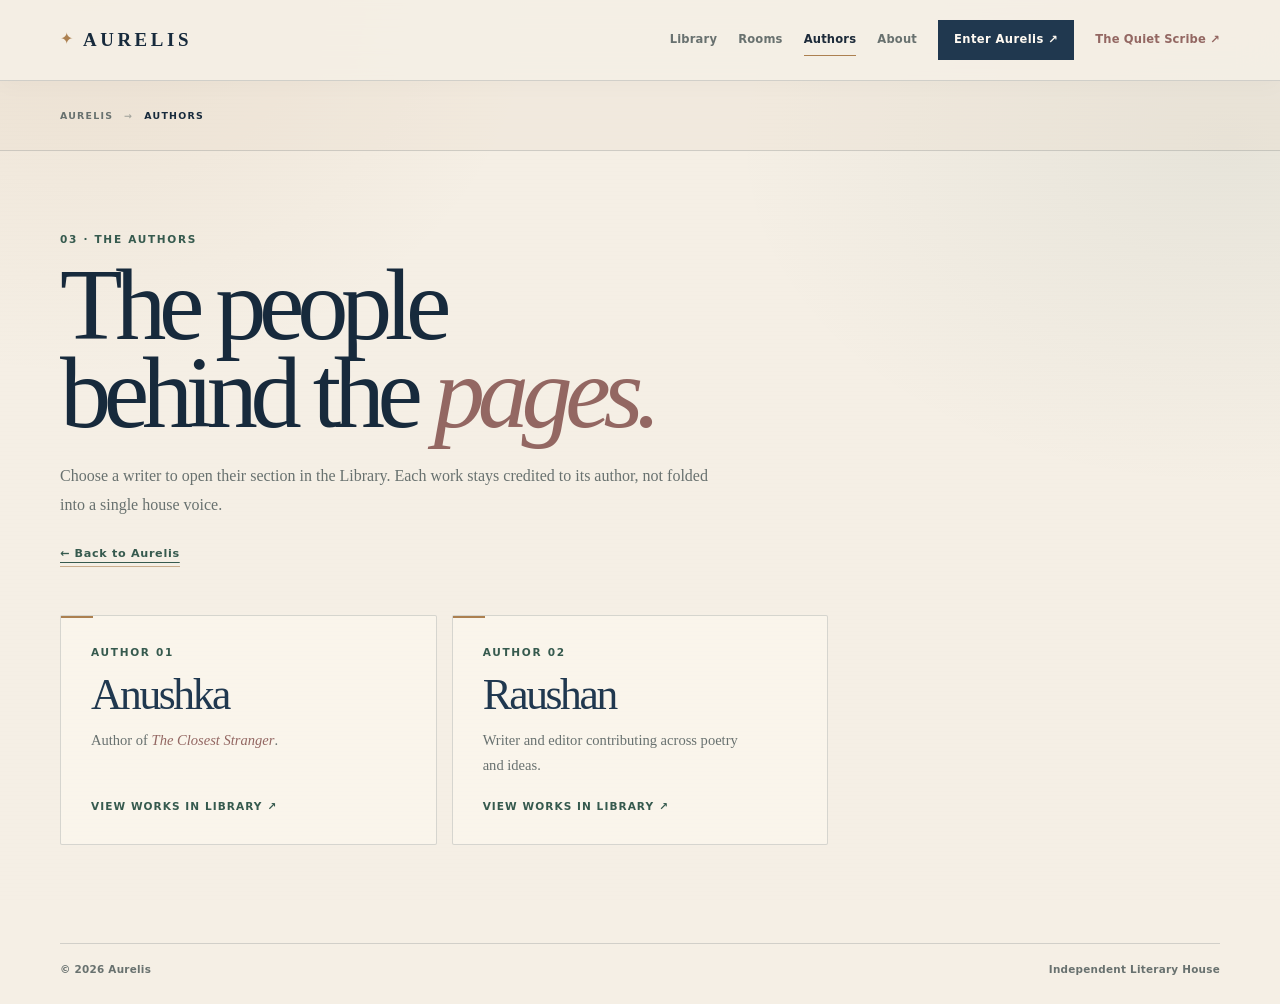
<file: authors.html>
<!DOCTYPE html>
<html lang="en"><head><meta charset="UTF-8"><meta name="viewport" content="width=device-width,initial-scale=1.0">
<meta name="description" content="Meet the writers behind Aurelis and discover their individual voices, interests, and works." />
<title>Authors | Aurelis</title><style>
:root{--paper:#f6f1e8;--paper2:#eee6d8;--ink:#18201d;--muted:#6f746e;--line:rgba(24,32,29,.12);--green:#23453b;--rose:#8a625e;--white:#fffaf2}
*{box-sizing:border-box;margin:0;padding:0}body{background:radial-gradient(circle at 10% 0%,rgba(138,98,94,.09),transparent 25%),radial-gradient(circle at 100% 15%,rgba(35,69,59,.09),transparent 28%),var(--paper);color:var(--ink);font-family:Georgia,"Times New Roman",serif;line-height:1.6}a{color:inherit;text-decoration:none}.wrap{width:min(1080px,calc(100% - 32px));margin:auto}.sans{font-family:ui-sans-serif,system-ui,sans-serif}.label{font:700 .68rem/1.2 ui-sans-serif,system-ui,sans-serif;text-transform:uppercase;letter-spacing:.14em;color:var(--green)}
header{position:sticky;top:0;z-index:10;background:rgba(246,241,232,.92);backdrop-filter:blur(12px);border-bottom:1px solid var(--line)}nav{min-height:70px;display:flex;align-items:center;justify-content:space-between;gap:20px}.logo{font-size:1.3rem;font-weight:700;letter-spacing:.12em;text-transform:uppercase}.links{display:flex;gap:18px;font:500 .76rem ui-sans-serif,system-ui,sans-serif;color:var(--muted)}.links a:hover{color:var(--ink)}
main{padding:72px 0 90px}.eyebrow{margin-bottom:12px}h1{font-size:clamp(3.6rem,8vw,6.6rem);font-weight:500;line-height:.88;letter-spacing:-.065em}h1 em{color:var(--rose)}.intro{max-width:620px;margin-top:22px;color:var(--muted);font-size:1.05rem}.back{display:inline-block;margin-top:28px;font:600 .75rem ui-sans-serif,system-ui,sans-serif;text-decoration:underline;text-underline-offset:5px}
.grid{display:grid;grid-template-columns:repeat(3,1fr);gap:14px;margin-top:54px}.card{min-height:230px;padding:24px;border:1px solid var(--line);border-radius:22px;background:rgba(255,250,242,.42);display:flex;flex-direction:column;justify-content:space-between;transition:.2s}.card:hover{transform:translateY(-4px);background:rgba(255,250,242,.8)}.card h2{font-size:2.2rem;font-weight:500;line-height:.95;letter-spacing:-.05em;margin-top:12px}.card p{color:var(--muted);font-size:.9rem;margin-top:12px}.arrow{font:600 .68rem ui-sans-serif,system-ui,sans-serif;text-transform:uppercase;letter-spacing:.1em;color:var(--green)}
.list{margin-top:52px;border-top:1px solid var(--line)}.item{padding:25px 0;border-bottom:1px solid var(--line);display:flex;justify-content:space-between;gap:25px;align-items:center}.item h2{font-size:clamp(1.8rem,4vw,3rem);font-weight:500;line-height:1}.item p{color:var(--muted);margin-top:6px}.num{font:600 .68rem ui-sans-serif,system-ui,sans-serif;color:var(--muted);letter-spacing:.1em}
.note{margin-top:54px;padding:28px;border-radius:22px;background:var(--green);color:var(--white)}.note h2{font-size:2.6rem;font-weight:500;line-height:.95}.note p{margin-top:12px;max-width:650px;opacity:.78}
footer{padding:0 0 30px;color:var(--muted);font:500 .66rem ui-sans-serif,system-ui,sans-serif}footer .wrap{border-top:1px solid var(--line);padding-top:18px;display:flex;justify-content:space-between}
@media(max-width:700px){/* Responsive menu keeps every destination available. */.grid{grid-template-columns:1fr}.item{align-items:flex-start}main{padding-top:52px}h1{font-size:4rem}}
</style>
<link rel="stylesheet" href="aurelis.css" /><script src="aurelis.js" defer></script>
</head><body>
<header><div class="wrap"><nav><a class="logo" href="index.html">Aurelis</a><div class="links"><a href="library.html">Library</a><a href="rooms.html">Rooms</a><a href="authors.html">Authors</a><a href="about.html">About</a></div></nav></div></header>
<main><div class="wrap">
<div class="eyebrow label">03 · The Authors</div><h1>The people<br>behind the <em>pages.</em></h1>
<p class="intro">Choose a writer to open their section in the Library. Each work stays credited to its author, not folded into a single house voice.</p>
<a class="back" href="index.html">← Back to Aurelis</a>
<div class="grid">
<a class="card" href="library.html#anushka-works"><div><div class="label">Author 01</div><h2>Anushka</h2><p>Author of <em>The Closest Stranger</em>.</p></div><div class="arrow">View works in Library ↗</div></a>
<a class="card" href="library.html#raushan-works"><div><div class="label">Author 02</div><h2>Raushan</h2><p>Writer and editor contributing across poetry and ideas.</p></div><div class="arrow">View works in Library ↗</div></a>
</div></div></main><footer><div class="wrap"><span>© 2026 Aurelis</span><span>Independent Literary House</span></div></footer></body></html>
</file>
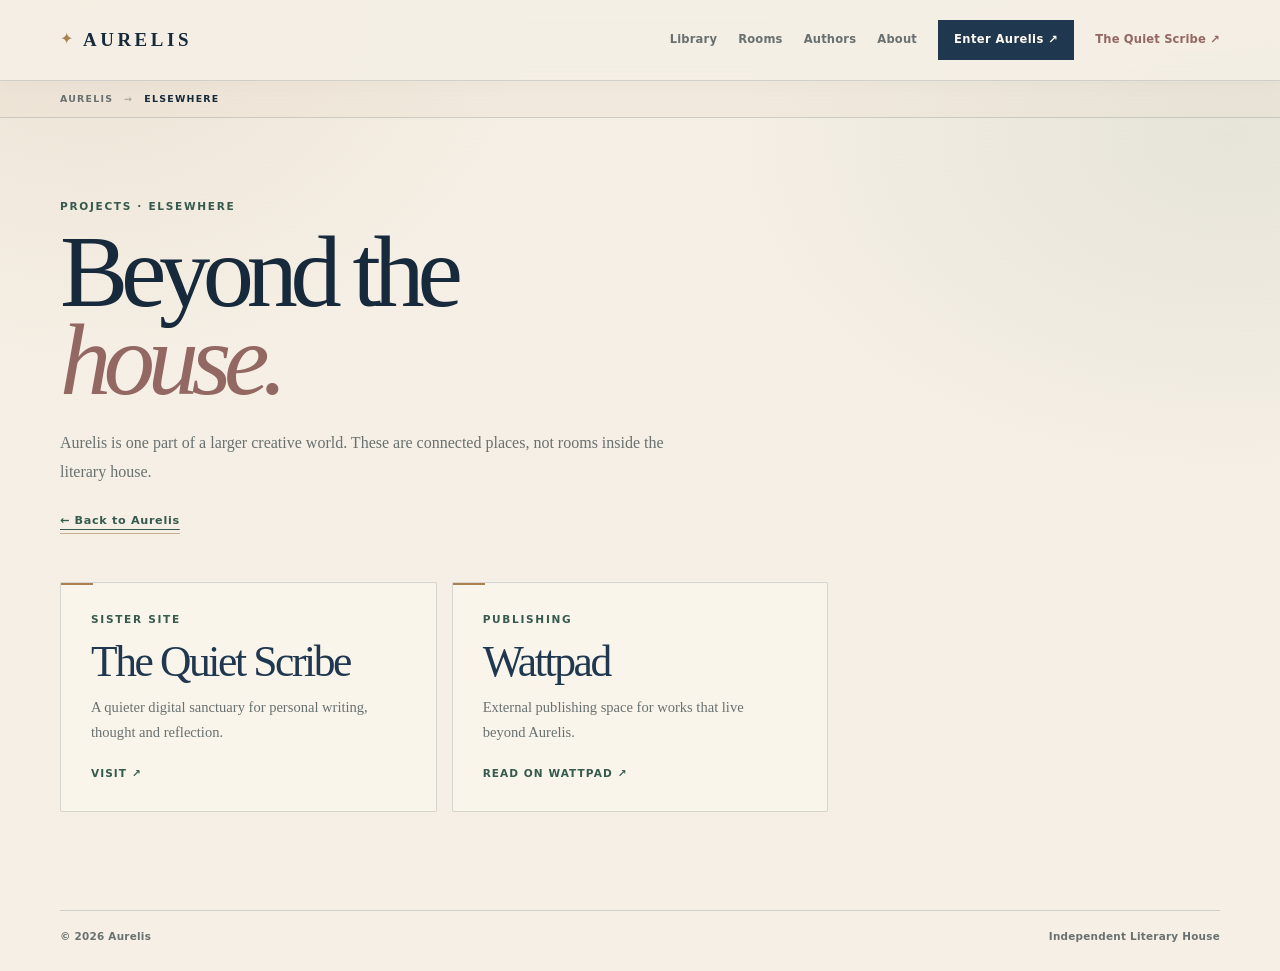
<file: elsewhere.html>
<!DOCTYPE html><html lang="en"><head><meta charset="UTF-8"><meta name="viewport" content="width=device-width,initial-scale=1.0">
<meta name="description" content="Find the wider creative spaces connected to Aurelis, including The Quiet Scribe and external writing platforms." /><title>Elsewhere | Aurelis</title><style>
:root{--paper:#f6f1e8;--paper2:#eee6d8;--ink:#18201d;--muted:#6f746e;--line:rgba(24,32,29,.12);--green:#23453b;--rose:#8a625e;--white:#fffaf2}
*{box-sizing:border-box;margin:0;padding:0}body{background:radial-gradient(circle at 10% 0%,rgba(138,98,94,.09),transparent 25%),radial-gradient(circle at 100% 15%,rgba(35,69,59,.09),transparent 28%),var(--paper);color:var(--ink);font-family:Georgia,"Times New Roman",serif;line-height:1.65}a{color:inherit;text-decoration:none}.wrap{width:min(1080px,calc(100% - 32px));margin:auto}.label{font:700 .68rem/1.2 ui-sans-serif,system-ui,sans-serif;text-transform:uppercase;letter-spacing:.14em;color:var(--green)}
header{position:sticky;top:0;z-index:10;background:rgba(246,241,232,.92);backdrop-filter:blur(12px);border-bottom:1px solid var(--line)}nav{min-height:70px;display:flex;align-items:center;justify-content:space-between;gap:20px}.logo{font-size:1.3rem;font-weight:700;letter-spacing:.12em;text-transform:uppercase}.links{display:flex;gap:18px;font:500 .76rem ui-sans-serif,system-ui,sans-serif;color:var(--muted)}.links a:hover{color:var(--ink)}
.map{border-bottom:1px solid var(--line);background:rgba(238,230,216,.42)}.map .wrap{min-height:34px;display:flex;gap:10px;align-items:center;overflow:auto;white-space:nowrap;font:600 .6rem ui-sans-serif,system-ui,sans-serif;text-transform:uppercase;letter-spacing:.1em;color:var(--muted)}.map b{color:var(--green)}.map i{font-style:normal;opacity:.45}
main{padding:70px 0 90px}.eyebrow{margin-bottom:12px}h1{font-size:clamp(3.6rem,8vw,6.6rem);font-weight:500;line-height:.88;letter-spacing:-.065em}h1 em{color:var(--rose)}.intro{max-width:650px;margin-top:22px;color:var(--muted);font-size:1.05rem}.back{display:inline-block;margin-top:28px;font:600 .75rem ui-sans-serif,system-ui,sans-serif;text-decoration:underline;text-underline-offset:5px}
.grid{display:grid;grid-template-columns:repeat(2,1fr);gap:14px;margin-top:54px}.card{min-height:230px;padding:25px;border:1px solid var(--line);border-radius:22px;background:rgba(255,250,242,.42);display:flex;flex-direction:column;justify-content:space-between;transition:.2s}.card:hover{transform:translateY(-4px);background:rgba(255,250,242,.8)}.card h2{font-size:2.4rem;font-weight:500;line-height:.95;letter-spacing:-.05em;margin-top:12px}.card p{color:var(--muted);font-size:.9rem;margin-top:12px}.arrow{font:600 .68rem ui-sans-serif,system-ui,sans-serif;text-transform:uppercase;letter-spacing:.1em;color:var(--green)}
.note{margin-top:54px;padding:30px;border-radius:22px;background:var(--green);color:var(--white)}.note h2{font-size:2.8rem;font-weight:500;line-height:.95}.note p{margin-top:12px;max-width:680px;opacity:.78}.list{margin-top:52px;border-top:1px solid var(--line)}.item{padding:25px 0;border-bottom:1px solid var(--line);display:flex;justify-content:space-between;gap:25px;align-items:center}.item h2{font-size:clamp(1.8rem,4vw,3rem);font-weight:500;line-height:1}.item p{color:var(--muted);margin-top:6px}.num{font:600 .68rem ui-sans-serif,system-ui,sans-serif;color:var(--muted);letter-spacing:.1em}
.reader{max-width:720px;margin:70px auto 0}.reader .chapter{font:600 .68rem ui-sans-serif,system-ui,sans-serif;text-transform:uppercase;letter-spacing:.12em;color:var(--green)}.reader h2{font-size:2.6rem;font-weight:500;margin-top:10px}.reader p{margin-top:24px;font-size:1.08rem}.reader-controls{display:flex;justify-content:space-between;margin-top:55px;padding-top:18px;border-top:1px solid var(--line);font:600 .7rem ui-sans-serif,system-ui,sans-serif}
footer{padding:0 0 30px;color:var(--muted);font:500 .66rem ui-sans-serif,system-ui,sans-serif}footer .wrap{border-top:1px solid var(--line);padding-top:18px;display:flex;justify-content:space-between;gap:15px;flex-wrap:wrap}
@media(max-width:700px){/* Responsive menu keeps every destination available. */.grid{grid-template-columns:1fr}main{padding-top:52px}h1{font-size:4rem}.item{align-items:flex-start}.reader{margin-top:50px}}
</style>
<link rel="stylesheet" href="aurelis.css" /><script src="aurelis.js" defer></script>
</head><body><header><div class="wrap"><nav><a class="logo" href="index.html">Aurelis</a><div class="links"><a href="library.html">Library</a><a href="rooms.html">Rooms</a><a href="authors.html">Authors</a><a href="about.html">About</a></div></nav></div></header><div class="map"><div class="wrap"><b>Aurelis</b><i>→</i><span>Library</span><i>→</i><span>Rooms</span><i>→</i><span>Works</span></div></div><main><div class="wrap"><div class="eyebrow label">Projects · Elsewhere</div><h1>Beyond the<br><em>house.</em></h1><p class="intro">Aurelis is one part of a larger creative world. These are connected places, not rooms inside the literary house.</p><a class="back" href="index.html">← Back to Aurelis</a><div class="grid"><a class="card" href="https://the-quiet-scribe.pages.dev/" target="_blank" rel="noopener"><div><div class="label">Sister site</div><h2>The Quiet Scribe</h2><p>A quieter digital sanctuary for personal writing, thought and reflection.</p></div><div class="arrow">Visit ↗</div></a><a class="card" href="https://www.wattpad.com/story/416239892?utm_source=android&utm_medium=link&utm_content=story_info&wp_page=story_details_button&wp_uname=eylrwrites" target="_blank" rel="noopener"><div><div class="label">Publishing</div><h2>Wattpad</h2><p>External publishing space for works that live beyond Aurelis.</p></div><div class="arrow">Read on Wattpad ↗</div></a></div></div></main><footer><div class="wrap"><span>© 2026 Aurelis</span><span>Independent Literary House</span></div></footer></body></html>
</file>
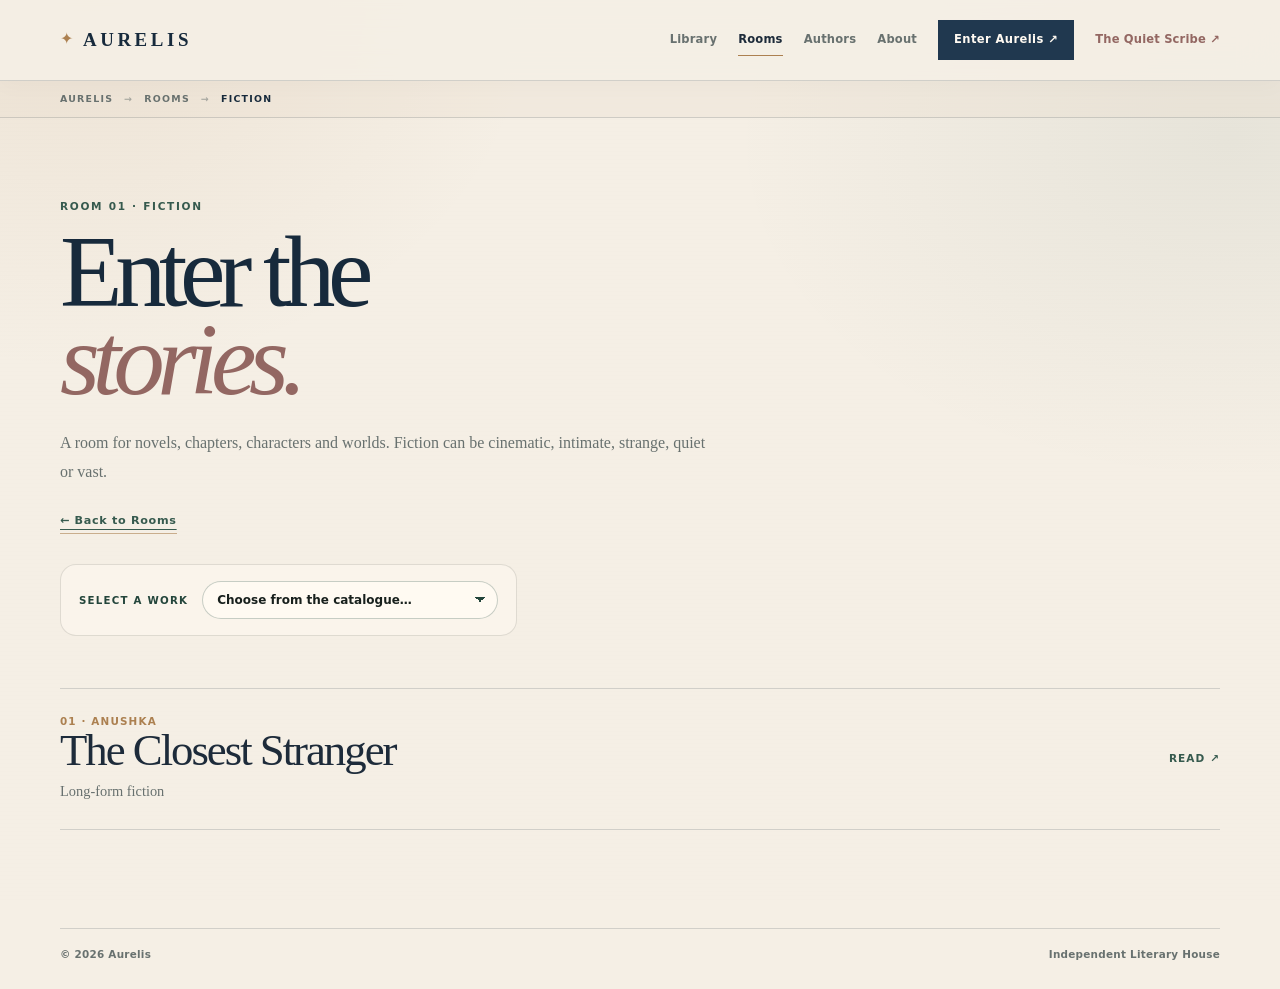
<file: fiction.html>
<!DOCTYPE html><html lang="en"><head><meta charset="UTF-8"><meta name="viewport" content="width=device-width,initial-scale=1.0">
<meta name="description" content="Explore the Fiction Room at Aurelis, a home for stories, characters, chapters, and imagined worlds." /><title>Fiction Room | Aurelis</title><style>
:root{--paper:#f6f1e8;--paper2:#eee6d8;--ink:#18201d;--muted:#6f746e;--line:rgba(24,32,29,.12);--green:#23453b;--rose:#8a625e;--white:#fffaf2}
*{box-sizing:border-box;margin:0;padding:0}body{background:radial-gradient(circle at 10% 0%,rgba(138,98,94,.09),transparent 25%),radial-gradient(circle at 100% 15%,rgba(35,69,59,.09),transparent 28%),var(--paper);color:var(--ink);font-family:Georgia,"Times New Roman",serif;line-height:1.65}a{color:inherit;text-decoration:none}.wrap{width:min(1080px,calc(100% - 32px));margin:auto}.label{font:700 .68rem/1.2 ui-sans-serif,system-ui,sans-serif;text-transform:uppercase;letter-spacing:.14em;color:var(--green)}
header{position:sticky;top:0;z-index:10;background:rgba(246,241,232,.92);backdrop-filter:blur(12px);border-bottom:1px solid var(--line)}nav{min-height:70px;display:flex;align-items:center;justify-content:space-between;gap:20px}.logo{font-size:1.3rem;font-weight:700;letter-spacing:.12em;text-transform:uppercase}.links{display:flex;gap:18px;font:500 .76rem ui-sans-serif,system-ui,sans-serif;color:var(--muted)}.links a:hover{color:var(--ink)}
.map{border-bottom:1px solid var(--line);background:rgba(238,230,216,.42)}.map .wrap{min-height:34px;display:flex;gap:10px;align-items:center;overflow:auto;white-space:nowrap;font:600 .6rem ui-sans-serif,system-ui,sans-serif;text-transform:uppercase;letter-spacing:.1em;color:var(--muted)}.map b{color:var(--green)}.map i{font-style:normal;opacity:.45}
main{padding:70px 0 90px}.eyebrow{margin-bottom:12px}h1{font-size:clamp(3.6rem,8vw,6.6rem);font-weight:500;line-height:.88;letter-spacing:-.065em}h1 em{color:var(--rose)}.intro{max-width:650px;margin-top:22px;color:var(--muted);font-size:1.05rem}.back{display:inline-block;margin-top:28px;font:600 .75rem ui-sans-serif,system-ui,sans-serif;text-decoration:underline;text-underline-offset:5px}
.grid{display:grid;grid-template-columns:repeat(2,1fr);gap:14px;margin-top:54px}.card{min-height:230px;padding:25px;border:1px solid var(--line);border-radius:22px;background:rgba(255,250,242,.42);display:flex;flex-direction:column;justify-content:space-between;transition:.2s}.card:hover{transform:translateY(-4px);background:rgba(255,250,242,.8)}.card h2{font-size:2.4rem;font-weight:500;line-height:.95;letter-spacing:-.05em;margin-top:12px}.card p{color:var(--muted);font-size:.9rem;margin-top:12px}.arrow{font:600 .68rem ui-sans-serif,system-ui,sans-serif;text-transform:uppercase;letter-spacing:.1em;color:var(--green)}
.note{margin-top:54px;padding:30px;border-radius:22px;background:var(--green);color:var(--white)}.note h2{font-size:2.8rem;font-weight:500;line-height:.95}.note p{margin-top:12px;max-width:680px;opacity:.78}.list{margin-top:52px;border-top:1px solid var(--line)}.item{padding:25px 0;border-bottom:1px solid var(--line);display:flex;justify-content:space-between;gap:25px;align-items:center}.item h2{font-size:clamp(1.8rem,4vw,3rem);font-weight:500;line-height:1}.item p{color:var(--muted);margin-top:6px}.num{font:600 .68rem ui-sans-serif,system-ui,sans-serif;color:var(--muted);letter-spacing:.1em}
.reader{max-width:720px;margin:70px auto 0}.reader .chapter{font:600 .68rem ui-sans-serif,system-ui,sans-serif;text-transform:uppercase;letter-spacing:.12em;color:var(--green)}.reader h2{font-size:2.6rem;font-weight:500;margin-top:10px}.reader p{margin-top:24px;font-size:1.08rem}.reader-controls{display:flex;justify-content:space-between;margin-top:55px;padding-top:18px;border-top:1px solid var(--line);font:600 .7rem ui-sans-serif,system-ui,sans-serif}
footer{padding:0 0 30px;color:var(--muted);font:500 .66rem ui-sans-serif,system-ui,sans-serif}footer .wrap{border-top:1px solid var(--line);padding-top:18px;display:flex;justify-content:space-between;gap:15px;flex-wrap:wrap}
@media(max-width:700px){/* Responsive menu keeps every destination available. */.grid{grid-template-columns:1fr}main{padding-top:52px}h1{font-size:4rem}.item{align-items:flex-start}.reader{margin-top:50px}}

.work-picker{display:flex;align-items:center;gap:14px;flex-wrap:wrap;margin-top:30px;padding:16px 18px;border:1px solid var(--line);border-radius:16px;background:rgba(255,250,242,.5);width:fit-content;max-width:100%}
.work-picker label{font:700 .64rem ui-sans-serif,system-ui,sans-serif;letter-spacing:.12em;text-transform:uppercase;color:var(--green)}
.work-picker select{appearance:none;max-width:100%;min-width:min(280px,70vw);border:1px solid rgba(35,69,59,.25);border-radius:999px;background-color:var(--white);color:var(--ink);padding:11px 38px 11px 14px;font:600 .75rem ui-sans-serif,system-ui,sans-serif;cursor:pointer;background-image:linear-gradient(45deg,transparent 50%,var(--green) 50%),linear-gradient(135deg,var(--green) 50%,transparent 50%);background-position:calc(100% - 17px) 50%,calc(100% - 12px) 50%;background-size:5px 5px,5px 5px;background-repeat:no-repeat}
.work-picker select:focus-visible{outline:2px solid var(--green);outline-offset:3px}
@media(max-width:700px){.work-picker{width:100%;align-items:stretch;flex-direction:column;gap:9px}.work-picker select{width:100%;min-width:0}}
</style>
<link rel="stylesheet" href="aurelis.css" /><script src="aurelis.js" defer></script>
</head><body><header><div class="wrap"><nav><a class="logo" href="index.html">Aurelis</a><div class="links"><a href="library.html">Library</a><a href="rooms.html">Rooms</a><a href="authors.html">Authors</a><a href="about.html">About</a></div></nav></div></header><div class="map"><div class="wrap"><b>Aurelis</b><i>→</i><span>Library</span><i>→</i><span>Rooms</span><i>→</i><span>Works</span></div></div><main><div class="wrap"><div class="eyebrow label">Room 01 · Fiction</div><h1>Enter the<br><em>stories.</em></h1><p class="intro">A room for novels, chapters, characters and worlds. Fiction can be cinematic, intimate, strange, quiet or vast.</p><a class="back" href="rooms.html">← Back to Rooms</a><div class="work-picker"><label for="aurelis-work-select">Select a work</label><select id="aurelis-work-select" aria-label="Select a work" onchange="if(this.value) window.location.href=this.value"><option value="" selected disabled>Choose from the catalogue…</option><option value="ideas.html#the-miracle-of-being-chosen">Ideas · The Miracle of Being Chosen</option><option value="poetry.html#final-act-title">Poetry · The Final Act</option><option value="the-closest-stranger.html">Fiction · The Closest Stranger</option></select></div><div class="list"><a class="item" href="the-closest-stranger.html"><div><div class="num">01 · Anushka</div><h2>The Closest Stranger</h2><p>Long-form fiction</p></div><span class="arrow">Read ↗</span></a></div></div></main><footer><div class="wrap"><span>© 2026 Aurelis</span><span>Independent Literary House</span></div></footer></body></html>
</file>
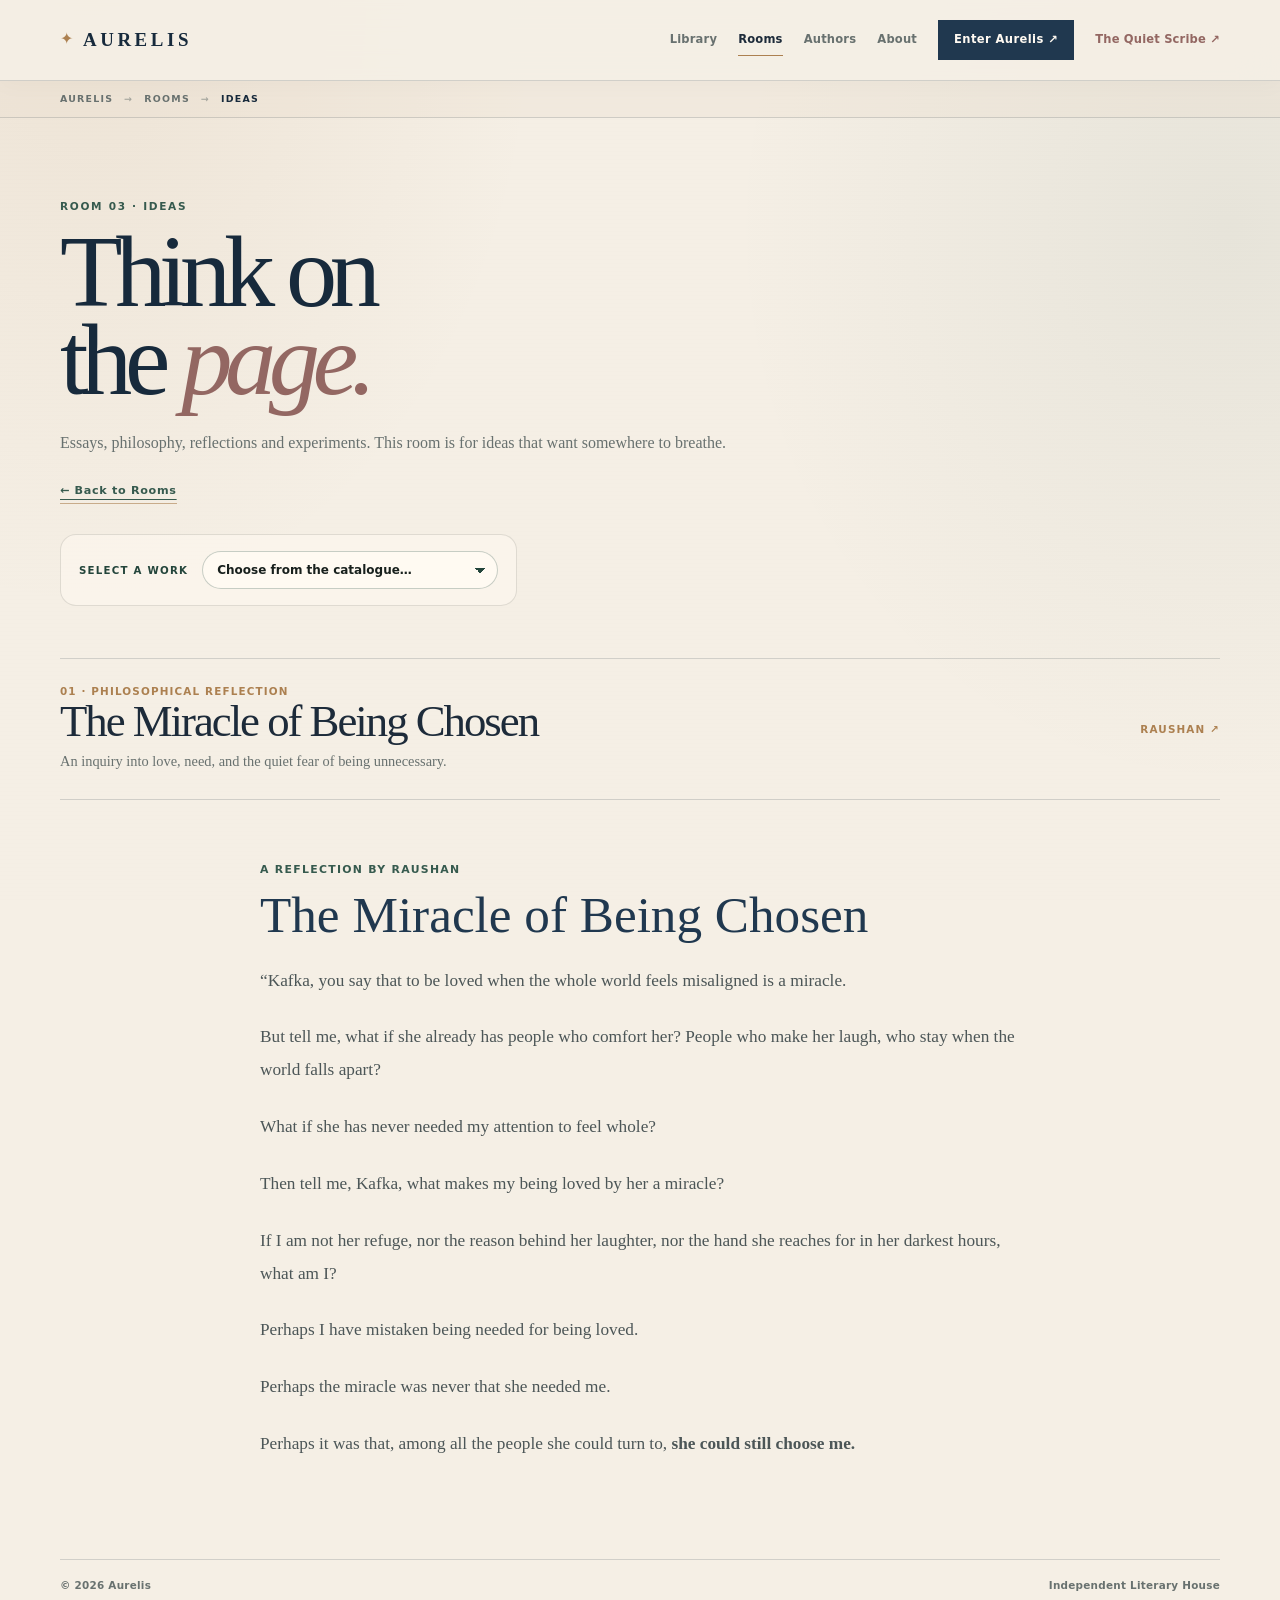
<file: ideas.html>
<!DOCTYPE html><html lang="en"><head><meta charset="UTF-8"><meta name="viewport" content="width=device-width,initial-scale=1.0">
<meta name="description" content="Explore the Ideas Room at Aurelis for essays, philosophy, reflections, and experiments." /><title>Ideas Room | Aurelis</title><style>
:root{--paper:#f6f1e8;--paper2:#eee6d8;--ink:#18201d;--muted:#6f746e;--line:rgba(24,32,29,.12);--green:#23453b;--rose:#8a625e;--white:#fffaf2}
*{box-sizing:border-box;margin:0;padding:0}body{background:radial-gradient(circle at 10% 0%,rgba(138,98,94,.09),transparent 25%),radial-gradient(circle at 100% 15%,rgba(35,69,59,.09),transparent 28%),var(--paper);color:var(--ink);font-family:Georgia,"Times New Roman",serif;line-height:1.65}a{color:inherit;text-decoration:none}.wrap{width:min(1080px,calc(100% - 32px));margin:auto}.label{font:700 .68rem/1.2 ui-sans-serif,system-ui,sans-serif;text-transform:uppercase;letter-spacing:.14em;color:var(--green)}
header{position:sticky;top:0;z-index:10;background:rgba(246,241,232,.92);backdrop-filter:blur(12px);border-bottom:1px solid var(--line)}nav{min-height:70px;display:flex;align-items:center;justify-content:space-between;gap:20px}.logo{font-size:1.3rem;font-weight:700;letter-spacing:.12em;text-transform:uppercase}.links{display:flex;gap:18px;font:500 .76rem ui-sans-serif,system-ui,sans-serif;color:var(--muted)}.links a:hover{color:var(--ink)}
.map{border-bottom:1px solid var(--line);background:rgba(238,230,216,.42)}.map .wrap{min-height:34px;display:flex;gap:10px;align-items:center;overflow:auto;white-space:nowrap;font:600 .6rem ui-sans-serif,system-ui,sans-serif;text-transform:uppercase;letter-spacing:.1em;color:var(--muted)}.map b{color:var(--green)}.map i{font-style:normal;opacity:.45}
main{padding:70px 0 90px}.eyebrow{margin-bottom:12px}h1{font-size:clamp(3.6rem,8vw,6.6rem);font-weight:500;line-height:.88;letter-spacing:-.065em}h1 em{color:var(--rose)}.intro{max-width:650px;margin-top:22px;color:var(--muted);font-size:1.05rem}.back{display:inline-block;margin-top:28px;font:600 .75rem ui-sans-serif,system-ui,sans-serif;text-decoration:underline;text-underline-offset:5px}
.grid{display:grid;grid-template-columns:repeat(2,1fr);gap:14px;margin-top:54px}.card{min-height:230px;padding:25px;border:1px solid var(--line);border-radius:22px;background:rgba(255,250,242,.42);display:flex;flex-direction:column;justify-content:space-between;transition:.2s}.card:hover{transform:translateY(-4px);background:rgba(255,250,242,.8)}.card h2{font-size:2.4rem;font-weight:500;line-height:.95;letter-spacing:-.05em;margin-top:12px}.card p{color:var(--muted);font-size:.9rem;margin-top:12px}.arrow{font:600 .68rem ui-sans-serif,system-ui,sans-serif;text-transform:uppercase;letter-spacing:.1em;color:var(--green)}
.note{margin-top:54px;padding:30px;border-radius:22px;background:var(--green);color:var(--white)}.note h2{font-size:2.8rem;font-weight:500;line-height:.95}.note p{margin-top:12px;max-width:680px;opacity:.78}.list{margin-top:52px;border-top:1px solid var(--line)}.item{padding:25px 0;border-bottom:1px solid var(--line);display:flex;justify-content:space-between;gap:25px;align-items:center}.item h2{font-size:clamp(1.8rem,4vw,3rem);font-weight:500;line-height:1}.item p{color:var(--muted);margin-top:6px}.num{font:600 .68rem ui-sans-serif,system-ui,sans-serif;color:var(--muted);letter-spacing:.1em}
.reader{max-width:720px;margin:70px auto 0}.reader .chapter{font:600 .68rem ui-sans-serif,system-ui,sans-serif;text-transform:uppercase;letter-spacing:.12em;color:var(--green)}.reader h2{font-size:2.6rem;font-weight:500;margin-top:10px}.reader p{margin-top:24px;font-size:1.08rem}.reader-controls{display:flex;justify-content:space-between;margin-top:55px;padding-top:18px;border-top:1px solid var(--line);font:600 .7rem ui-sans-serif,system-ui,sans-serif}
footer{padding:0 0 30px;color:var(--muted);font:500 .66rem ui-sans-serif,system-ui,sans-serif}footer .wrap{border-top:1px solid var(--line);padding-top:18px;display:flex;justify-content:space-between;gap:15px;flex-wrap:wrap}
@media(max-width:700px){/* Responsive menu keeps every destination available. */.grid{grid-template-columns:1fr}main{padding-top:52px}h1{font-size:4rem}.item{align-items:flex-start}.reader{margin-top:50px}}

.work-picker{display:flex;align-items:center;gap:14px;flex-wrap:wrap;margin-top:30px;padding:16px 18px;border:1px solid var(--line);border-radius:16px;background:rgba(255,250,242,.5);width:fit-content;max-width:100%}
.work-picker label{font:700 .64rem ui-sans-serif,system-ui,sans-serif;letter-spacing:.12em;text-transform:uppercase;color:var(--green)}
.work-picker select{appearance:none;max-width:100%;min-width:min(280px,70vw);border:1px solid rgba(35,69,59,.25);border-radius:999px;background-color:var(--white);color:var(--ink);padding:11px 38px 11px 14px;font:600 .75rem ui-sans-serif,system-ui,sans-serif;cursor:pointer;background-image:linear-gradient(45deg,transparent 50%,var(--green) 50%),linear-gradient(135deg,var(--green) 50%,transparent 50%);background-position:calc(100% - 17px) 50%,calc(100% - 12px) 50%;background-size:5px 5px,5px 5px;background-repeat:no-repeat}
.work-picker select:focus-visible{outline:2px solid var(--green);outline-offset:3px}
@media(max-width:700px){.work-picker{width:100%;align-items:stretch;flex-direction:column;gap:9px}.work-picker select{width:100%;min-width:0}}
</style>
<link rel="stylesheet" href="aurelis.css" /><script src="aurelis.js" defer></script>
</head><body><header><div class="wrap"><nav><a class="logo" href="index.html">Aurelis</a><div class="links"><a href="library.html">Library</a><a href="rooms.html">Rooms</a><a href="authors.html">Authors</a><a href="about.html">About</a></div></nav></div></header><div class="map"><div class="wrap"><b>Aurelis</b><i>→</i><span>Library</span><i>→</i><span>Rooms</span><i>→</i><span>Works</span></div></div><main><div class="wrap"><div class="eyebrow label">Room 03 · Ideas</div><h1>Think on<br>the <em>page.</em></h1><p class="intro">Essays, philosophy, reflections and experiments. This room is for ideas that want somewhere to breathe.</p><a class="back" href="rooms.html">← Back to Rooms</a><div class="work-picker"><label for="aurelis-work-select">Select a work</label><select id="aurelis-work-select" aria-label="Select a work" onchange="if(this.value) window.location.href=this.value"><option value="" selected disabled>Choose from the catalogue…</option><option value="ideas.html#the-miracle-of-being-chosen">Ideas · The Miracle of Being Chosen</option><option value="poetry.html#final-act-title">Poetry · The Final Act</option><option value="the-closest-stranger.html">Fiction · The Closest Stranger</option></select></div><div class="list" aria-label="Ideas and reflections">
<article class="item">
<div>
<div class="num">01 · PHILOSOPHICAL REFLECTION</div>
<h2>The Miracle of Being Chosen</h2>
<p>An inquiry into love, need, and the quiet fear of being unnecessary.</p>
</div>
<span class="num">RAUSHAN ↗</span>
</article>
</div>
<article class="reader" id="the-miracle-of-being-chosen">
<div class="chapter">A reflection by Raushan</div>
<h2>The Miracle of Being Chosen</h2>
<p>“Kafka, you say that to be loved when the whole world feels misaligned is a miracle.</p>
<p>But tell me, what if she already has people who comfort her? People who make her laugh, who stay when the world falls apart?</p>
<p>What if she has never needed my attention to feel whole?</p>
<p>Then tell me, Kafka, what makes my being loved by her a miracle?</p>
<p>If I am not her refuge, nor the reason behind her laughter, nor the hand she reaches for in her darkest hours, what am I?</p>
<p>Perhaps I have mistaken being needed for being loved.</p>
<p>Perhaps the miracle was never that she needed me.</p>
<p>Perhaps it was that, among all the people she could turn to, <strong>she could still choose me.</strong></p>
</article></div></main><footer><div class="wrap"><span>© 2026 Aurelis</span><span>Independent Literary House</span></div></footer></body></html>
</file>
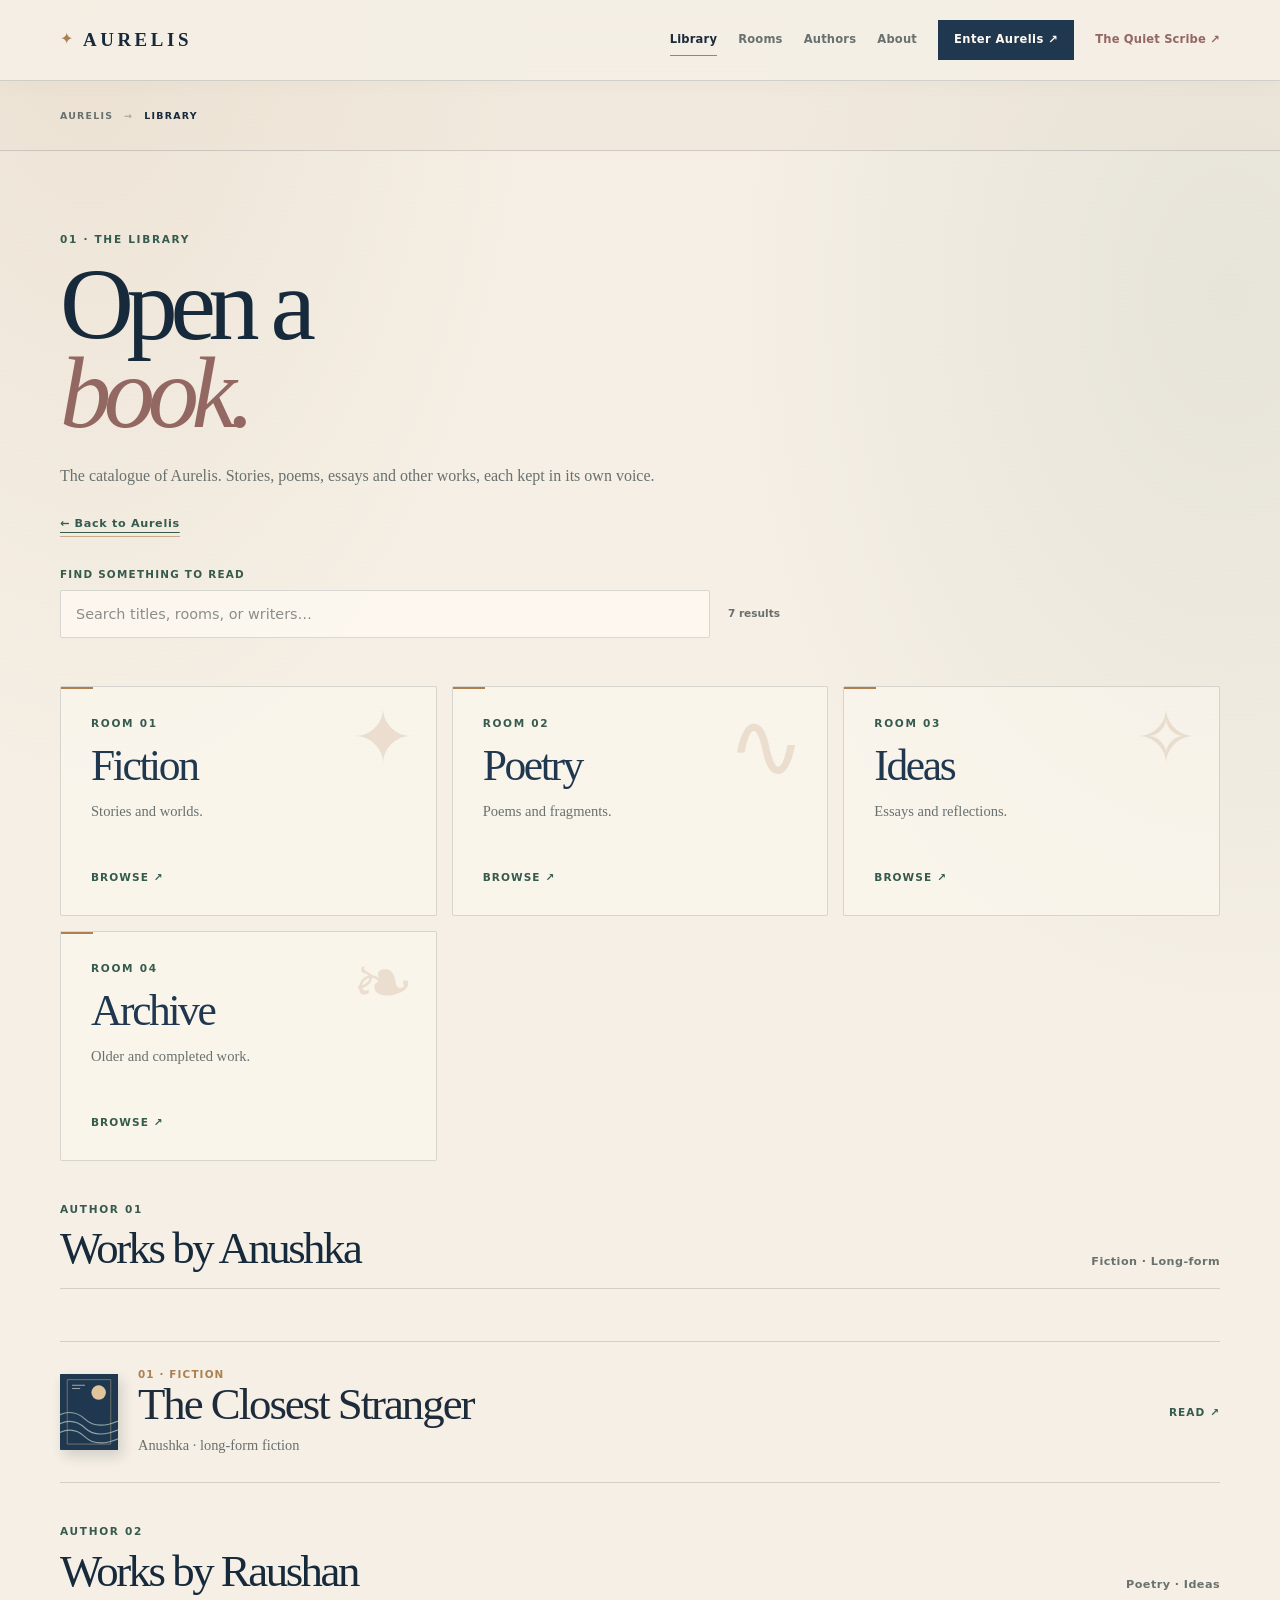
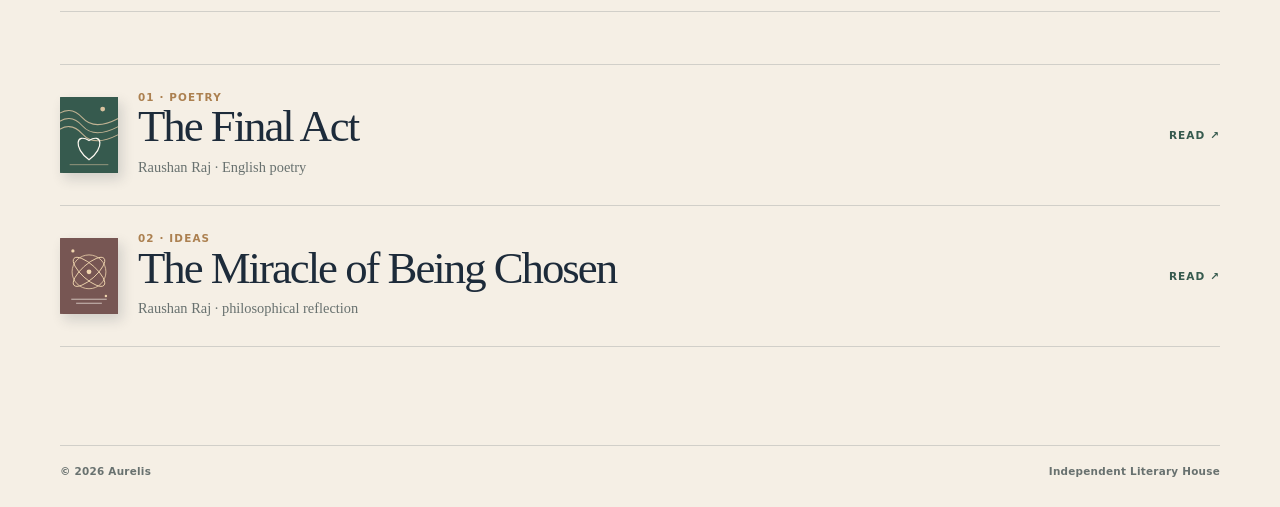
<file: library.html>
<!DOCTYPE html>
<html lang="en"><head><meta charset="UTF-8"><meta name="viewport" content="width=device-width,initial-scale=1.0">
<meta name="description" content="Browse the Aurelis Library: fiction, poetry, ideas, archive, and featured literary works." />
<title>Library | Aurelis</title><style>
:root{--paper:#f6f1e8;--paper2:#eee6d8;--ink:#18201d;--muted:#6f746e;--line:rgba(24,32,29,.12);--green:#23453b;--rose:#8a625e;--white:#fffaf2}
*{box-sizing:border-box;margin:0;padding:0}body{background:radial-gradient(circle at 10% 0%,rgba(138,98,94,.09),transparent 25%),radial-gradient(circle at 100% 15%,rgba(35,69,59,.09),transparent 28%),var(--paper);color:var(--ink);font-family:Georgia,"Times New Roman",serif;line-height:1.6}a{color:inherit;text-decoration:none}.wrap{width:min(1080px,calc(100% - 32px));margin:auto}.sans{font-family:ui-sans-serif,system-ui,sans-serif}.label{font:700 .68rem/1.2 ui-sans-serif,system-ui,sans-serif;text-transform:uppercase;letter-spacing:.14em;color:var(--green)}
header{position:sticky;top:0;z-index:10;background:rgba(246,241,232,.92);backdrop-filter:blur(12px);border-bottom:1px solid var(--line)}nav{min-height:70px;display:flex;align-items:center;justify-content:space-between;gap:20px}.logo{font-size:1.3rem;font-weight:700;letter-spacing:.12em;text-transform:uppercase}.links{display:flex;gap:18px;font:500 .76rem ui-sans-serif,system-ui,sans-serif;color:var(--muted)}.links a:hover{color:var(--ink)}
main{padding:72px 0 90px}.eyebrow{margin-bottom:12px}h1{font-size:clamp(3.6rem,8vw,6.6rem);font-weight:500;line-height:.88;letter-spacing:-.065em}h1 em{color:var(--rose)}.intro{max-width:620px;margin-top:22px;color:var(--muted);font-size:1.05rem}.back{display:inline-block;margin-top:28px;font:600 .75rem ui-sans-serif,system-ui,sans-serif;text-decoration:underline;text-underline-offset:5px}
.grid{display:grid;grid-template-columns:repeat(3,1fr);gap:14px;margin-top:54px}.card{min-height:230px;padding:24px;border:1px solid var(--line);border-radius:22px;background:rgba(255,250,242,.42);display:flex;flex-direction:column;justify-content:space-between;transition:.2s}.card:hover{transform:translateY(-4px);background:rgba(255,250,242,.8)}.card h2{font-size:2.2rem;font-weight:500;line-height:.95;letter-spacing:-.05em;margin-top:12px}.card p{color:var(--muted);font-size:.9rem;margin-top:12px}.arrow{font:600 .68rem ui-sans-serif,system-ui,sans-serif;text-transform:uppercase;letter-spacing:.1em;color:var(--green)}
.catalogue-group{margin-top:46px;scroll-margin-top:100px}.catalogue-heading{display:flex;align-items:end;justify-content:space-between;gap:20px;padding-bottom:18px;border-bottom:1px solid var(--line)}.catalogue-heading h2{font-size:clamp(1.8rem,4vw,2.8rem);font-weight:500;letter-spacing:-.05em;line-height:1.05;margin-top:10px}.catalogue-heading p{color:var(--muted);font-size:.88rem}.list{margin-top:0;border-top:0}.item{padding:25px 0;border-bottom:1px solid var(--line);display:flex;justify-content:space-between;gap:25px;align-items:center}.item h2{font-size:clamp(1.8rem,4vw,3rem);font-weight:500;line-height:1}.item p{color:var(--muted);margin-top:6px}.num{font:600 .68rem ui-sans-serif,system-ui,sans-serif;color:var(--muted);letter-spacing:.1em}
.note{margin-top:54px;padding:28px;border-radius:22px;background:var(--green);color:var(--white)}.note h2{font-size:2.6rem;font-weight:500;line-height:.95}.note p{margin-top:12px;max-width:650px;opacity:.78}
footer{padding:0 0 30px;color:var(--muted);font:500 .66rem ui-sans-serif,system-ui,sans-serif}footer .wrap{border-top:1px solid var(--line);padding-top:18px;display:flex;justify-content:space-between}
@media(max-width:700px){.links a:nth-child(3),.links a:nth-child(4){display:none}.grid{grid-template-columns:1fr}.item{align-items:flex-start}main{padding-top:52px}h1{font-size:4rem}.catalogue-heading{align-items:flex-start;flex-direction:column;gap:6px}}
</style>
<link rel="stylesheet" href="aurelis.css" /><script src="aurelis.js" defer></script>
</head><body>
<header><div class="wrap"><nav><a class="logo" href="index.html">Aurelis</a><div class="links"><a href="library.html">Library</a><a href="rooms.html">Rooms</a><a href="authors.html">Authors</a><a href="about.html">About</a></div></nav></div></header>
<main><div class="wrap">
<div class="eyebrow label">01 · The Library</div><h1>Open a<br><em>book.</em></h1>
<p class="intro">The catalogue of Aurelis. Stories, poems, essays and other works, each kept in its own voice.</p>
<a class="back" href="index.html">← Back to Aurelis</a>
<div class="grid">
<a class="card" href="fiction.html"><div><div class="label">Room 01</div><h2>Fiction</h2><p>Stories and worlds.</p></div><div class="arrow">Browse ↗</div></a>
<a class="card" href="poetry.html"><div><div class="label">Room 02</div><h2>Poetry</h2><p>Poems and fragments.</p></div><div class="arrow">Browse ↗</div></a>
<a class="card" href="ideas.html"><div><div class="label">Room 03</div><h2>Ideas</h2><p>Essays and reflections.</p></div><div class="arrow">Browse ↗</div></a>
<a class="card" href="archive.html"><div><div class="label">Room 04</div><h2>Archive</h2><p>Older and completed work.</p></div><div class="arrow">Browse ↗</div></a>
</div>
<section class="catalogue-group" id="anushka-works" aria-labelledby="anushka-heading">
<div class="catalogue-heading"><div><div class="label">Author 01</div><h2 id="anushka-heading">Works by Anushka</h2></div><p>Fiction · Long-form</p></div>
<div class="list" aria-label="Works by Anushka">
<a class="item" href="the-closest-stranger.html"><span class="work-cover cover-fiction" aria-hidden="true"><svg viewBox="0 0 72 94" focusable="false"><rect width="72" height="94" rx="2" fill="#20384f"/><circle cx="48" cy="23" r="9" fill="#e1c49b"/><path d="M-8 55 Q14 40 31 56 T81 54 M-8 66 Q14 51 31 67 T81 65 M-8 77 Q14 62 31 78 T81 76" fill="none" stroke="#a9c0bd" stroke-width="1.4" opacity=".8"/><path d="M9 7 H63 V87 H9Z" fill="none" stroke="#e1c49b" stroke-opacity=".5"/><path d="M15 14h16M15 18h10" stroke="#fffaf2" stroke-opacity=".7"/></svg></span><div><div class="num">01 · Fiction</div><h2>The Closest Stranger</h2><p>Anushka · long-form fiction</p></div><span class="arrow">Read ↗</span></a>
</div></section>
<section class="catalogue-group" id="raushan-works" aria-labelledby="raushan-heading">
<div class="catalogue-heading"><div><div class="label">Author 02</div><h2 id="raushan-heading">Works by Raushan</h2></div><p>Poetry · Ideas</p></div>
<div class="list" aria-label="Works by Raushan">
<a class="item" href="poetry.html#final-act-title"><span class="work-cover cover-poetry" aria-hidden="true"><svg viewBox="0 0 72 94" focusable="false"><rect width="72" height="94" rx="2" fill="#365a4e"/><path d="M-7 25 Q12 8 28 26 T79 23 M-7 35 Q12 18 28 36 T79 33 M-7 45 Q12 28 28 46 T79 43" fill="none" stroke="#d9c29f" stroke-width="1.3" opacity=".85"/><path d="M36 54 C20 44 16 63 36 78 C56 63 52 44 36 54Z" fill="none" stroke="#fffaf2" stroke-width="1.5"/><path d="M12 84H60" stroke="#d9c29f" stroke-width="1" opacity=".7"/><circle cx="53" cy="15" r="3" fill="#d9c29f"/></svg></span><div><div class="num">01 · Poetry</div><h2>The Final Act</h2><p>Raushan Raj · English poetry</p></div><span class="arrow">Read ↗</span></a>
<a class="item" href="ideas.html#the-miracle-of-being-chosen"><span class="work-cover cover-ideas" aria-hidden="true"><svg viewBox="0 0 72 94" focusable="false"><rect width="72" height="94" rx="2" fill="#775653"/><circle cx="36" cy="42" r="21" fill="none" stroke="#f0d5ae" stroke-width="1.1" opacity=".9"/><ellipse cx="36" cy="42" rx="9" ry="25" fill="none" stroke="#f0d5ae" stroke-width="1.1" transform="rotate(48 36 42)"/><ellipse cx="36" cy="42" rx="9" ry="25" fill="none" stroke="#f0d5ae" stroke-width="1.1" transform="rotate(-48 36 42)"/><circle cx="36" cy="42" r="3" fill="#f0d5ae"/><path d="M14 76H58M20 81H52" stroke="#fffaf2" stroke-width="1" opacity=".8"/><circle cx="16" cy="16" r="2" fill="#f0d5ae"/><circle cx="57" cy="72" r="1.5" fill="#f0d5ae"/></svg></span><div><div class="num">02 · Ideas</div><h2>The Miracle of Being Chosen</h2><p>Raushan Raj · philosophical reflection</p></div><span class="arrow">Read ↗</span></a>
</div></section></div></main><footer><div class="wrap"><span>© 2026 Aurelis</span><span>Independent Literary House</span></div></footer></body></html>
</file>
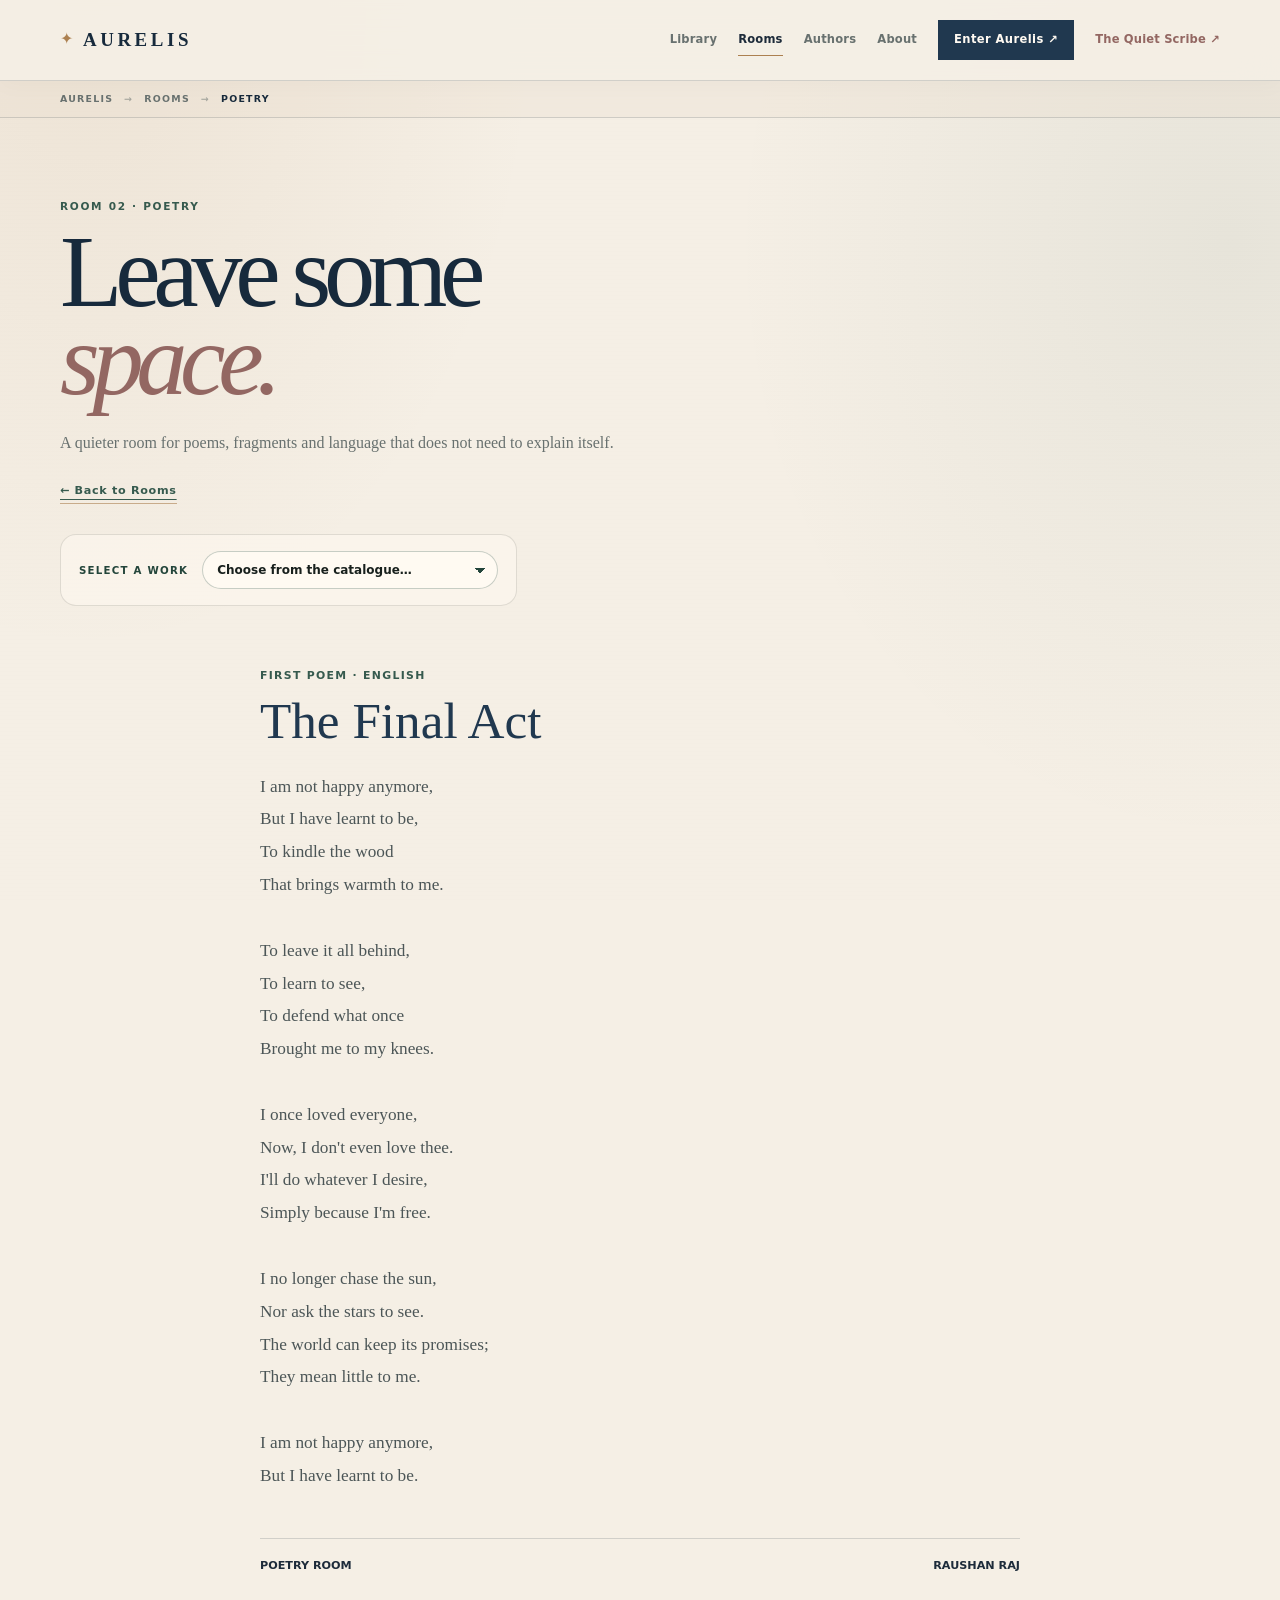
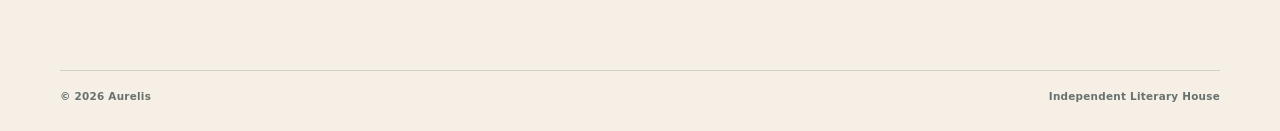
<file: poetry.html>
<!DOCTYPE html><html lang="en"><head><meta charset="UTF-8"><meta name="viewport" content="width=device-width,initial-scale=1.0">
<meta name="description" content="Explore the Poetry Room at Aurelis for poems, fragments, and small things that deserve a page." /><title>Poetry Room | Aurelis</title><style>
:root{--paper:#f6f1e8;--paper2:#eee6d8;--ink:#18201d;--muted:#6f746e;--line:rgba(24,32,29,.12);--green:#23453b;--rose:#8a625e;--white:#fffaf2}
*{box-sizing:border-box;margin:0;padding:0}body{background:radial-gradient(circle at 10% 0%,rgba(138,98,94,.09),transparent 25%),radial-gradient(circle at 100% 15%,rgba(35,69,59,.09),transparent 28%),var(--paper);color:var(--ink);font-family:Georgia,"Times New Roman",serif;line-height:1.65}a{color:inherit;text-decoration:none}.wrap{width:min(1080px,calc(100% - 32px));margin:auto}.label{font:700 .68rem/1.2 ui-sans-serif,system-ui,sans-serif;text-transform:uppercase;letter-spacing:.14em;color:var(--green)}
header{position:sticky;top:0;z-index:10;background:rgba(246,241,232,.92);backdrop-filter:blur(12px);border-bottom:1px solid var(--line)}nav{min-height:70px;display:flex;align-items:center;justify-content:space-between;gap:20px}.logo{font-size:1.3rem;font-weight:700;letter-spacing:.12em;text-transform:uppercase}.links{display:flex;gap:18px;font:500 .76rem ui-sans-serif,system-ui,sans-serif;color:var(--muted)}.links a:hover{color:var(--ink)}
.map{border-bottom:1px solid var(--line);background:rgba(238,230,216,.42)}.map .wrap{min-height:34px;display:flex;gap:10px;align-items:center;overflow:auto;white-space:nowrap;font:600 .6rem ui-sans-serif,system-ui,sans-serif;text-transform:uppercase;letter-spacing:.1em;color:var(--muted)}.map b{color:var(--green)}.map i{font-style:normal;opacity:.45}
main{padding:70px 0 90px}.eyebrow{margin-bottom:12px}h1{font-size:clamp(3.6rem,8vw,6.6rem);font-weight:500;line-height:.88;letter-spacing:-.065em}h1 em{color:var(--rose)}.intro{max-width:650px;margin-top:22px;color:var(--muted);font-size:1.05rem}.back{display:inline-block;margin-top:28px;font:600 .75rem ui-sans-serif,system-ui,sans-serif;text-decoration:underline;text-underline-offset:5px}
.grid{display:grid;grid-template-columns:repeat(2,1fr);gap:14px;margin-top:54px}.card{min-height:230px;padding:25px;border:1px solid var(--line);border-radius:22px;background:rgba(255,250,242,.42);display:flex;flex-direction:column;justify-content:space-between;transition:.2s}.card:hover{transform:translateY(-4px);background:rgba(255,250,242,.8)}.card h2{font-size:2.4rem;font-weight:500;line-height:.95;letter-spacing:-.05em;margin-top:12px}.card p{color:var(--muted);font-size:.9rem;margin-top:12px}.arrow{font:600 .68rem ui-sans-serif,system-ui,sans-serif;text-transform:uppercase;letter-spacing:.1em;color:var(--green)}
.note{margin-top:54px;padding:30px;border-radius:22px;background:var(--green);color:var(--white)}.note h2{font-size:2.8rem;font-weight:500;line-height:.95}.note p{margin-top:12px;max-width:680px;opacity:.78}.list{margin-top:52px;border-top:1px solid var(--line)}.item{padding:25px 0;border-bottom:1px solid var(--line);display:flex;justify-content:space-between;gap:25px;align-items:center}.item h2{font-size:clamp(1.8rem,4vw,3rem);font-weight:500;line-height:1}.item p{color:var(--muted);margin-top:6px}.num{font:600 .68rem ui-sans-serif,system-ui,sans-serif;color:var(--muted);letter-spacing:.1em}
.reader{max-width:720px;margin:70px auto 0}.reader .chapter{font:600 .68rem ui-sans-serif,system-ui,sans-serif;text-transform:uppercase;letter-spacing:.12em;color:var(--green)}.reader h2{font-size:2.6rem;font-weight:500;margin-top:10px}.reader p{margin-top:24px;font-size:1.08rem}.poem-text{white-space:pre-line;line-height:2}.reader-controls{display:flex;justify-content:space-between;margin-top:55px;padding-top:18px;border-top:1px solid var(--line);font:600 .7rem ui-sans-serif,system-ui,sans-serif}
footer{padding:0 0 30px;color:var(--muted);font:500 .66rem ui-sans-serif,system-ui,sans-serif}footer .wrap{border-top:1px solid var(--line);padding-top:18px;display:flex;justify-content:space-between;gap:15px;flex-wrap:wrap}
@media(max-width:700px){.links a:nth-child(3),.links a:nth-child(4){display:none}.grid{grid-template-columns:1fr}main{padding-top:52px}h1{font-size:4rem}.item{align-items:flex-start}.reader{margin-top:50px}}

.work-picker{display:flex;align-items:center;gap:14px;flex-wrap:wrap;margin-top:30px;padding:16px 18px;border:1px solid var(--line);border-radius:16px;background:rgba(255,250,242,.5);width:fit-content;max-width:100%}
.work-picker label{font:700 .64rem ui-sans-serif,system-ui,sans-serif;letter-spacing:.12em;text-transform:uppercase;color:var(--green)}
.work-picker select{appearance:none;max-width:100%;min-width:min(280px,70vw);border:1px solid rgba(35,69,59,.25);border-radius:999px;background-color:var(--white);color:var(--ink);padding:11px 38px 11px 14px;font:600 .75rem ui-sans-serif,system-ui,sans-serif;cursor:pointer;background-image:linear-gradient(45deg,transparent 50%,var(--green) 50%),linear-gradient(135deg,var(--green) 50%,transparent 50%);background-position:calc(100% - 17px) 50%,calc(100% - 12px) 50%;background-size:5px 5px,5px 5px;background-repeat:no-repeat}
.work-picker select:focus-visible{outline:2px solid var(--green);outline-offset:3px}
@media(max-width:700px){.work-picker{width:100%;align-items:stretch;flex-direction:column;gap:9px}.work-picker select{width:100%;min-width:0}}
</style>
<link rel="stylesheet" href="aurelis.css" /><script src="aurelis.js" defer></script>
</head><body><header><div class="wrap"><nav><a class="logo" href="index.html">Aurelis</a><div class="links"><a href="library.html">Library</a><a href="rooms.html">Rooms</a><a href="authors.html">Authors</a><a href="about.html">About</a></div></nav></div></header><div class="map"><div class="wrap"><b>Aurelis</b><i>→</i><span>Library</span><i>→</i><span>Rooms</span><i>→</i><span>Works</span></div></div><main><div class="wrap"><div class="eyebrow label">Room 02 · Poetry</div><h1>Leave some<br><em>space.</em></h1><p class="intro">A quieter room for poems, fragments and language that does not need to explain itself.</p><a class="back" href="rooms.html">← Back to Rooms</a><div class="work-picker"><label for="aurelis-work-select">Select a work</label><select id="aurelis-work-select" aria-label="Select a work" onchange="if(this.value) window.location.href=this.value"><option value="" selected disabled>Choose from the catalogue…</option><option value="ideas.html#the-miracle-of-being-chosen">Ideas · The Miracle of Being Chosen</option><option value="poetry.html#final-act-title">Poetry · The Final Act</option><option value="the-closest-stranger.html">Fiction · The Closest Stranger</option></select></div><section class="reader" aria-labelledby="final-act-title">
<div class="chapter">First poem · English</div>
<h2 id="final-act-title">The Final Act</h2>
<p class="poem-text">I am not happy anymore,
But I have learnt to be,
To kindle the wood
That brings warmth to me.

To leave it all behind,
To learn to see,
To defend what once
Brought me to my knees.

I once loved everyone,
Now, I don't even love thee.
I'll do whatever I desire,
Simply because I'm free.

I no longer chase the sun,
Nor ask the stars to see.
The world can keep its promises;
They mean little to me.

I am not happy anymore,
But I have learnt to be.</p>
<div class="reader-controls"><span>POETRY ROOM</span><span>RAUSHAN RAJ</span></div>
</section></div></main><footer><div class="wrap"><span>© 2026 Aurelis</span><span>Independent Literary House</span></div></footer></body></html>
</file>
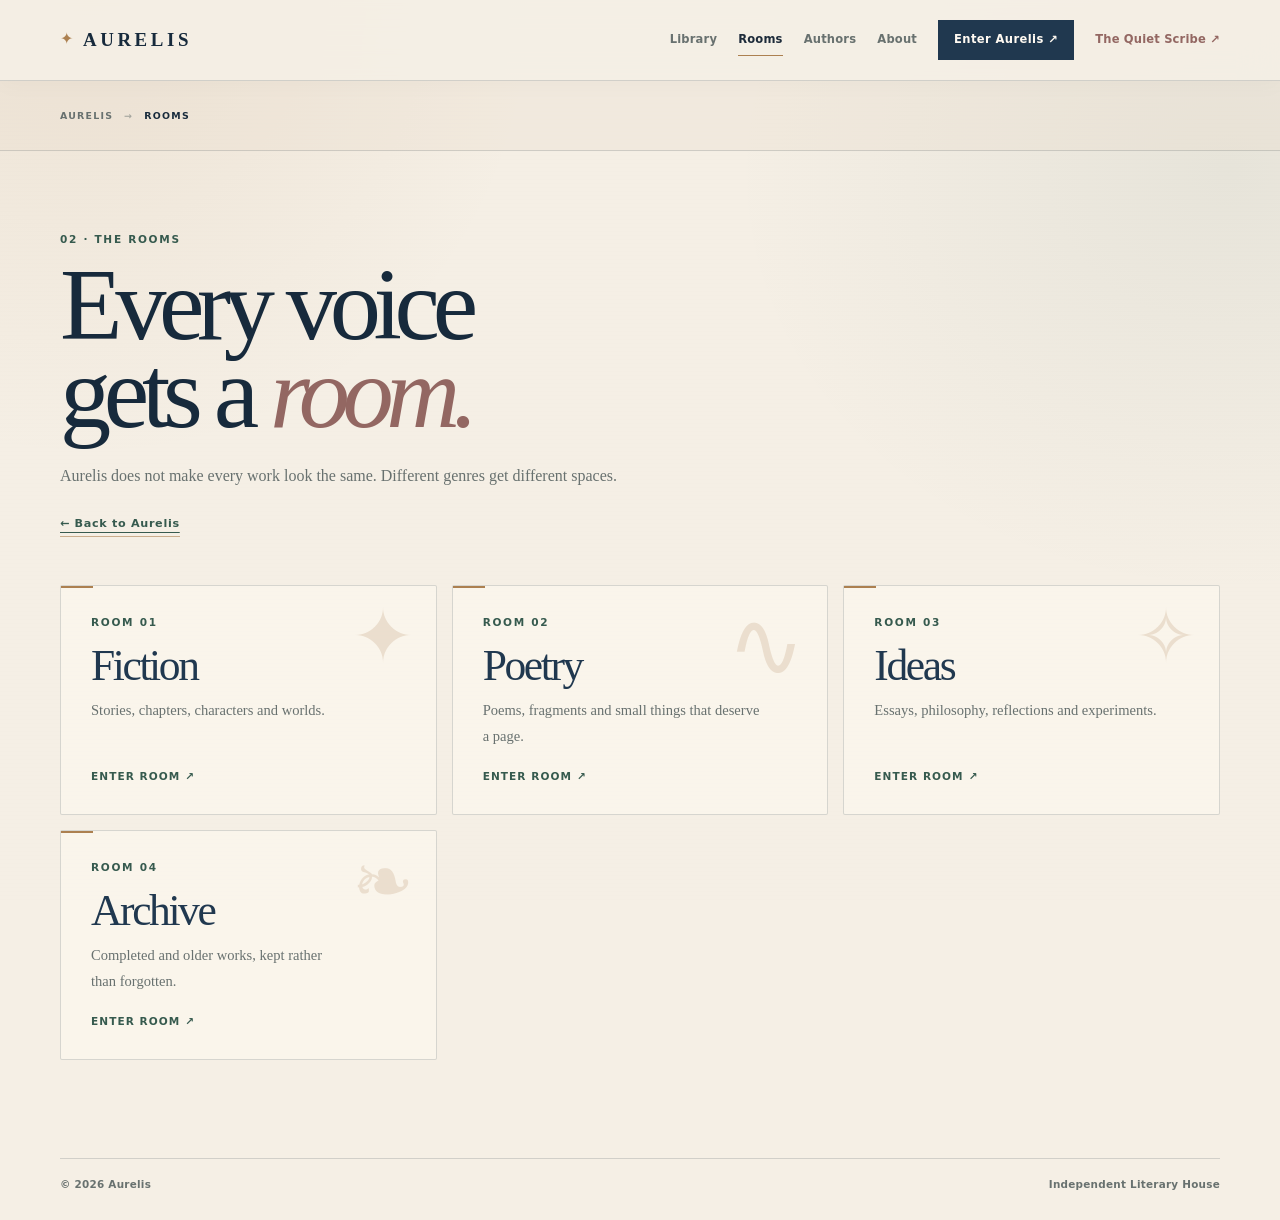
<file: rooms.html>
<!DOCTYPE html>
<html lang="en"><head><meta charset="UTF-8"><meta name="viewport" content="width=device-width,initial-scale=1.0">
<meta name="description" content="Explore the rooms of Aurelis, each made for a different form of writing and thought." />
<title>Rooms | Aurelis</title><style>
:root{--paper:#f6f1e8;--paper2:#eee6d8;--ink:#18201d;--muted:#6f746e;--line:rgba(24,32,29,.12);--green:#23453b;--rose:#8a625e;--white:#fffaf2}
*{box-sizing:border-box;margin:0;padding:0}body{background:radial-gradient(circle at 10% 0%,rgba(138,98,94,.09),transparent 25%),radial-gradient(circle at 100% 15%,rgba(35,69,59,.09),transparent 28%),var(--paper);color:var(--ink);font-family:Georgia,"Times New Roman",serif;line-height:1.6}a{color:inherit;text-decoration:none}.wrap{width:min(1080px,calc(100% - 32px));margin:auto}.sans{font-family:ui-sans-serif,system-ui,sans-serif}.label{font:700 .68rem/1.2 ui-sans-serif,system-ui,sans-serif;text-transform:uppercase;letter-spacing:.14em;color:var(--green)}
header{position:sticky;top:0;z-index:10;background:rgba(246,241,232,.92);backdrop-filter:blur(12px);border-bottom:1px solid var(--line)}nav{min-height:70px;display:flex;align-items:center;justify-content:space-between;gap:20px}.logo{font-size:1.3rem;font-weight:700;letter-spacing:.12em;text-transform:uppercase}.links{display:flex;gap:18px;font:500 .76rem ui-sans-serif,system-ui,sans-serif;color:var(--muted)}.links a:hover{color:var(--ink)}
main{padding:72px 0 90px}.eyebrow{margin-bottom:12px}h1{font-size:clamp(3.6rem,8vw,6.6rem);font-weight:500;line-height:.88;letter-spacing:-.065em}h1 em{color:var(--rose)}.intro{max-width:620px;margin-top:22px;color:var(--muted);font-size:1.05rem}.back{display:inline-block;margin-top:28px;font:600 .75rem ui-sans-serif,system-ui,sans-serif;text-decoration:underline;text-underline-offset:5px}
.grid{display:grid;grid-template-columns:repeat(3,1fr);gap:14px;margin-top:54px}.card{min-height:230px;padding:24px;border:1px solid var(--line);border-radius:22px;background:rgba(255,250,242,.42);display:flex;flex-direction:column;justify-content:space-between;transition:.2s}.card:hover{transform:translateY(-4px);background:rgba(255,250,242,.8)}.card h2{font-size:2.2rem;font-weight:500;line-height:.95;letter-spacing:-.05em;margin-top:12px}.card p{color:var(--muted);font-size:.9rem;margin-top:12px}.arrow{font:600 .68rem ui-sans-serif,system-ui,sans-serif;text-transform:uppercase;letter-spacing:.1em;color:var(--green)}
.list{margin-top:52px;border-top:1px solid var(--line)}.item{padding:25px 0;border-bottom:1px solid var(--line);display:flex;justify-content:space-between;gap:25px;align-items:center}.item h2{font-size:clamp(1.8rem,4vw,3rem);font-weight:500;line-height:1}.item p{color:var(--muted);margin-top:6px}.num{font:600 .68rem ui-sans-serif,system-ui,sans-serif;color:var(--muted);letter-spacing:.1em}
.note{margin-top:54px;padding:28px;border-radius:22px;background:var(--green);color:var(--white)}.note h2{font-size:2.6rem;font-weight:500;line-height:.95}.note p{margin-top:12px;max-width:650px;opacity:.78}
footer{padding:0 0 30px;color:var(--muted);font:500 .66rem ui-sans-serif,system-ui,sans-serif}footer .wrap{border-top:1px solid var(--line);padding-top:18px;display:flex;justify-content:space-between}
@media(max-width:700px){.links a:nth-child(3),.links a:nth-child(4){display:none}.grid{grid-template-columns:1fr}.item{align-items:flex-start}main{padding-top:52px}h1{font-size:4rem}}
</style>
<link rel="stylesheet" href="aurelis.css" /><script src="aurelis.js" defer></script>
</head><body>
<header><div class="wrap"><nav><a class="logo" href="index.html">Aurelis</a><div class="links"><a href="library.html">Library</a><a href="rooms.html">Rooms</a><a href="authors.html">Authors</a><a href="about.html">About</a></div></nav></div></header>
<main><div class="wrap">
<div class="eyebrow label">02 · The Rooms</div><h1>Every voice<br>gets a <em>room.</em></h1>
<p class="intro">Aurelis does not make every work look the same. Different genres get different spaces.</p>
<a class="back" href="index.html">← Back to Aurelis</a>
<div class="grid">
<a class="card" href="fiction.html"><div><div class="label">Room 01</div><h2>Fiction</h2><p>Stories, chapters, characters and worlds.</p></div><div class="arrow">Enter room ↗</div></a>
<a class="card" href="poetry.html"><div><div class="label">Room 02</div><h2>Poetry</h2><p>Poems, fragments and small things that deserve a page.</p></div><div class="arrow">Enter room ↗</div></a>
<a class="card" href="ideas.html"><div><div class="label">Room 03</div><h2>Ideas</h2><p>Essays, philosophy, reflections and experiments.</p></div><div class="arrow">Enter room ↗</div></a>
<a class="card" href="archive.html"><div><div class="label">Room 04</div><h2>Archive</h2><p>Completed and older works, kept rather than forgotten.</p></div><div class="arrow">Enter room ↗</div></a>
</div></div></main><footer><div class="wrap"><span>© 2026 Aurelis</span><span>Independent Literary House</span></div></footer></body></html>
</file>
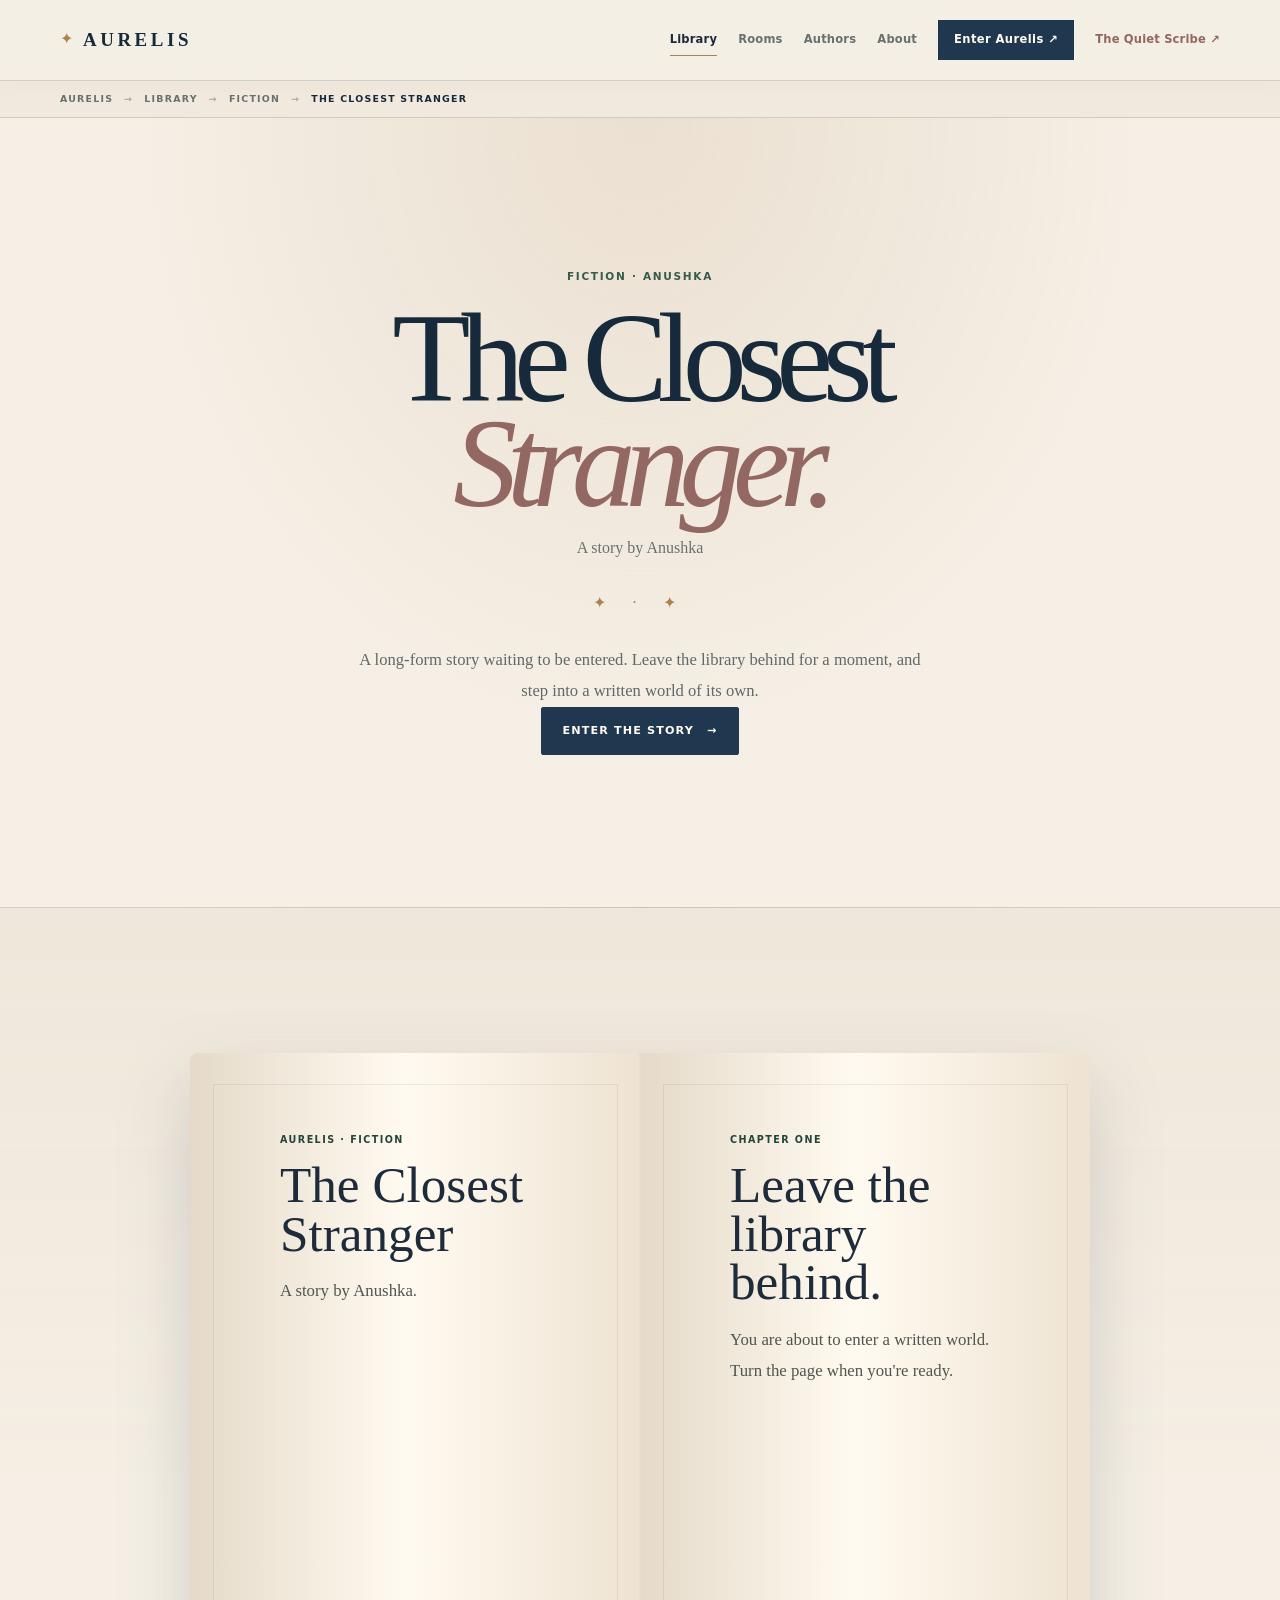
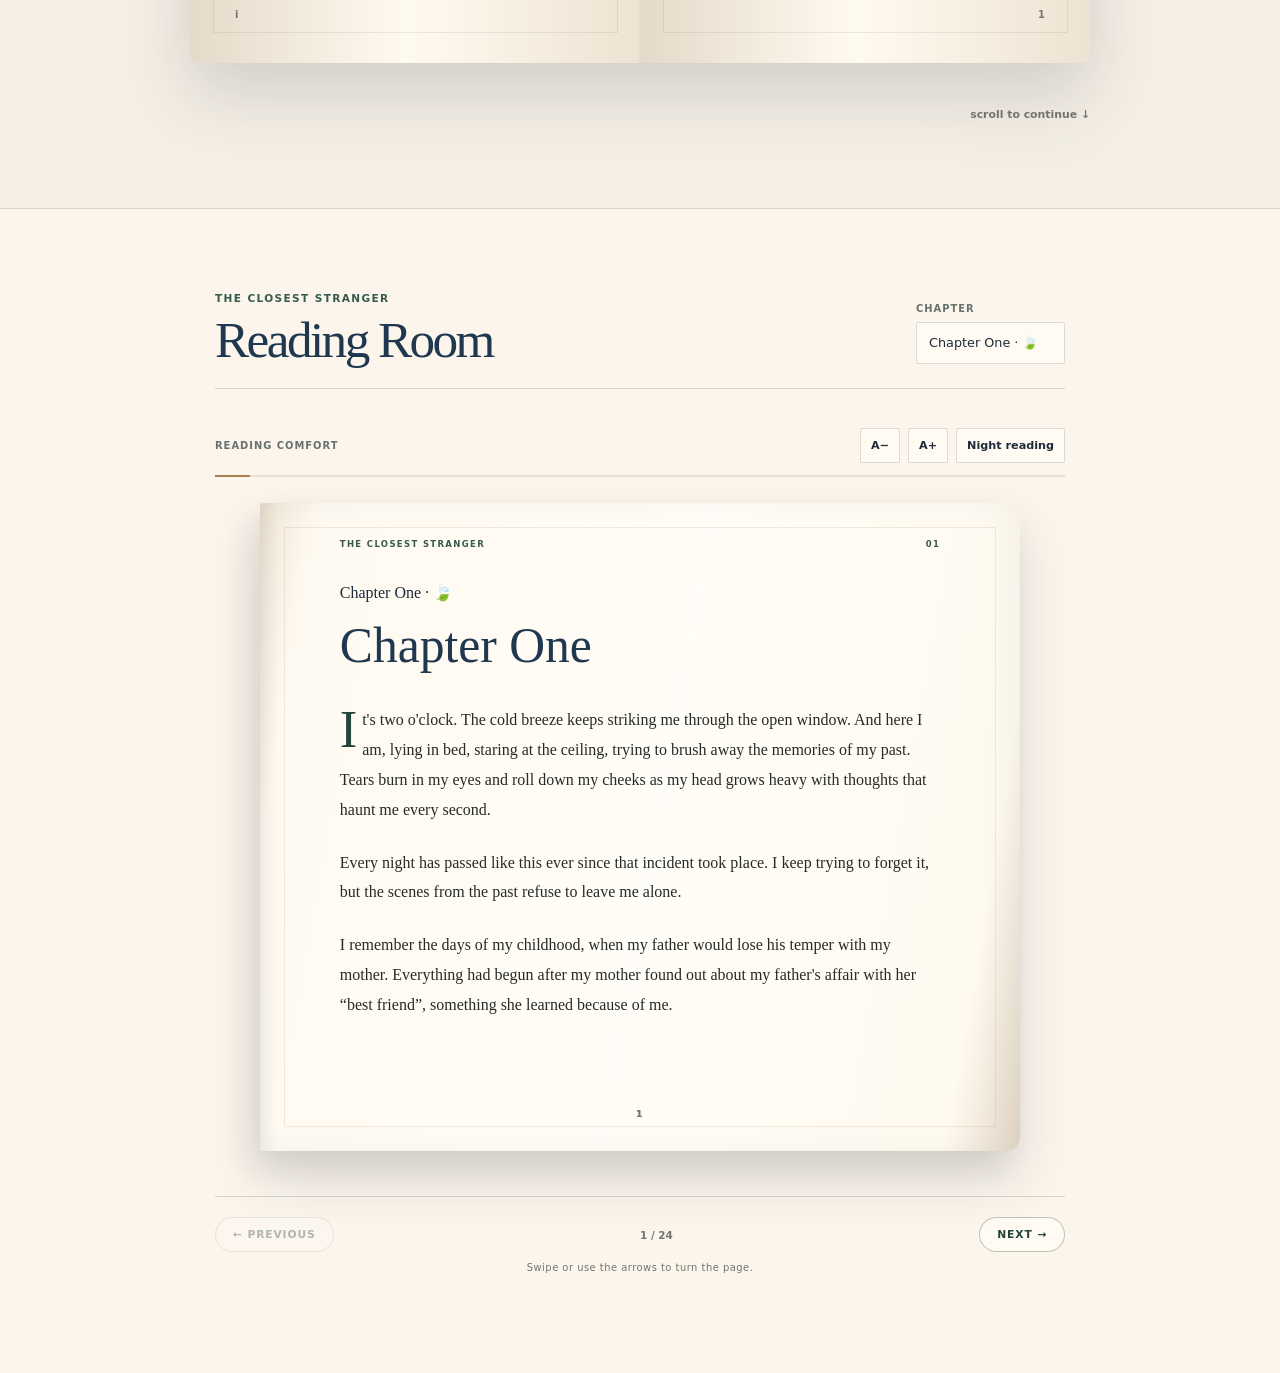
<file: the-closest-stranger.html>
<!DOCTYPE html><html lang="en"><head><meta charset="UTF-8"><meta name="viewport" content="width=device-width,initial-scale=1.0">
<meta name="description" content="Read The Closest Stranger by Anushka in the Aurelis reading room." /><title>The Closest Stranger | Aurelis</title><style>
:root{--paper:#f4eee3;--ink:#1c211e;--muted:#72756f;--green:#23453b;--rose:#8a625e;--gold:#a58b61;--white:#fffaf2}
*{box-sizing:border-box}html{scroll-behavior:auto}body{margin:0;background:radial-gradient(circle at 15% 0%,rgba(138,98,94,.12),transparent 25%),radial-gradient(circle at 90% 20%,rgba(35,69,59,.1),transparent 30%),var(--paper);color:var(--ink);font-family:Georgia,"Times New Roman",serif}a{color:inherit;text-decoration:none}.wrap{width:min(1080px,calc(100% - 32px));margin:auto}
header{position:sticky;top:0;z-index:20;background:rgba(244,238,227,.86);backdrop-filter:blur(14px);border-bottom:1px solid rgba(28,33,30,.1)}nav{min-height:68px;display:flex;align-items:center;justify-content:space-between}.logo{font:bold 1.25rem Georgia;letter-spacing:.12em;text-transform:uppercase}.links{display:flex;gap:18px;font:500 .74rem ui-sans-serif,system-ui,sans-serif;color:var(--muted)}
.crumb{border-bottom:1px solid rgba(28,33,30,.08);background:rgba(232,222,206,.35)}.crumb .wrap{min-height:32px;display:flex;align-items:center;gap:9px;overflow:auto;white-space:nowrap;font:600 .58rem ui-sans-serif,system-ui,sans-serif;letter-spacing:.11em;text-transform:uppercase;color:var(--muted)}.crumb b{color:var(--green)}
.opening{min-height:calc(100vh - 101px);display:grid;place-items:center;padding:55px 0}.opening-inner{text-align:center;max-width:760px}.eyebrow{font:700 .65rem ui-sans-serif,system-ui,sans-serif;letter-spacing:.18em;text-transform:uppercase;color:var(--green)}h1{font-size:clamp(4rem,10vw,8.5rem);font-weight:500;line-height:.82;letter-spacing:-.075em;margin:20px 0 0}h1 em{color:var(--rose)}.byline{margin-top:18px;font-size:1rem;color:var(--muted)}.synopsis{max-width:570px;margin:30px auto 0;color:#5f635e;font-size:1.05rem;line-height:1.8}.ornament{margin:30px auto 26px;color:var(--gold);letter-spacing:.8em}.enter{display:inline-flex;align-items:center;gap:13px;padding:14px 21px;border:1px solid var(--green);border-radius:999px;background:var(--green);color:var(--white);font:700 .72rem ui-sans-serif,system-ui,sans-serif;letter-spacing:.08em;text-transform:uppercase;transition:.25s}.enter:hover{transform:translateY(-3px);box-shadow:0 12px 30px rgba(35,69,59,.18)}
.book-stage{min-height:100vh;padding:70px 0;display:grid;place-items:center;background:linear-gradient(180deg,rgba(232,222,206,.2),rgba(244,238,227,0))}.book{width:min(900px,92vw);height:min(610px,72vw);min-height:430px;position:relative;perspective:1800px;filter:drop-shadow(0 30px 35px rgba(28,33,30,.16))}.page{position:absolute;inset:0;backface-visibility:hidden;-webkit-backface-visibility:hidden;background:linear-gradient(90deg,#e9dfd0,#fffaf0 48%,#eee4d4);padding:9% 10%;overflow:hidden}.page:after{content:"";position:absolute;inset:5%;border:1px solid rgba(28,33,30,.08)}.page.left{right:50%;transform-origin:right center;border-radius:8px 0 0 8px}.page.right{left:50%;transform-origin:left center;border-radius:0 8px 8px 0}.spine{position:absolute;left:50%;top:0;bottom:0;width:2px;transform:translateX(-1px);background:linear-gradient(90deg,rgba(0,0,0,.12),rgba(255,255,255,.6),rgba(0,0,0,.08));z-index:5}.book-label{font:700 .6rem ui-sans-serif,system-ui,sans-serif;letter-spacing:.15em;text-transform:uppercase;color:var(--green)}.book h2{font-size:clamp(2rem,4vw,3.3rem);font-weight:500;line-height:.95;margin:16px 0}.book p{font-size:clamp(.9rem,1.5vw,1.05rem);line-height:1.85;color:#50554f}.page-num{position:absolute;bottom:7%;font:600 .62rem ui-sans-serif,system-ui,sans-serif;color:var(--muted)}.left .page-num{left:10%}.right .page-num{right:10%}.turn{position:absolute;right:0;bottom:-58px;font:600 .68rem ui-sans-serif,system-ui,sans-serif;color:var(--muted)}
.reader-section{min-height:calc(100vh - 101px);padding:30px 0 55px;background:radial-gradient(circle at 50% 8%,rgba(177,145,94,.1),transparent 34%),linear-gradient(180deg,rgba(232,222,206,.2),rgba(244,238,227,0))}.reader-shell{width:min(920px,94vw);margin:auto}.reader-top{display:flex;align-items:flex-end;justify-content:space-between;gap:20px;margin-bottom:22px}.reader-title .chapter{margin-bottom:5px}.reader-title h2{margin:0;font-size:clamp(1.7rem,3vw,2.35rem);font-weight:500}.chapter-picker{display:flex;align-items:center;gap:10px;font:700 .62rem ui-sans-serif,system-ui,sans-serif;letter-spacing:.12em;text-transform:uppercase;color:var(--muted)}.chapter-picker select{appearance:none;border:1px solid rgba(35,69,59,.28);border-radius:999px;background:#fffaf2;color:var(--green);padding:10px 34px 10px 14px;font:600 .72rem ui-sans-serif,system-ui,sans-serif;cursor:pointer;background-image:linear-gradient(45deg,transparent 50%,var(--green) 50%),linear-gradient(135deg,var(--green) 50%,transparent 50%);background-position:calc(100% - 17px) 50%,calc(100% - 12px) 50%;background-size:5px 5px,5px 5px;background-repeat:no-repeat}.single-reader{perspective:1800px}.single-page-wrap{width:min(760px,94vw);height:min(790px,72vh);min-height:560px;margin:auto}.single-page{position:relative;width:100%;height:100%;transform-style:preserve-3d;transform-origin:left center;border-radius:3px 13px 13px 3px;background:linear-gradient(100deg,#eee4d5 0%,#fffaf1 7%,#fffdf7 52%,#fffaf0 91%,#e4d8c7 100%);box-shadow:-10px 16px 30px rgba(34,35,30,.09),0 28px 55px rgba(34,35,30,.13),inset -16px 0 30px rgba(40,45,37,.045);overflow:hidden;transition:transform .78s cubic-bezier(.2,.78,.18,1),opacity .25s}.single-page:before{content:"";position:absolute;inset:24px;border:1px solid rgba(165,139,97,.16);pointer-events:none}.single-page:after{content:"";position:absolute;left:0;top:0;bottom:0;width:18px;background:linear-gradient(90deg,rgba(70,61,48,.12),transparent);opacity:.65;pointer-events:none}.page-inner{position:absolute;inset:0;padding:10% 10.5% 8.5%;overflow:hidden;opacity:0;visibility:hidden;transform:translateX(12px);transition:opacity .28s ease,transform .28s ease}.page-inner.active{opacity:1;visibility:visible;transform:none}.page-head{position:absolute;top:5.5%;left:10.5%;right:10.5%;display:flex;justify-content:space-between;font:600 .53rem ui-sans-serif,system-ui,sans-serif;letter-spacing:.16em;color:var(--muted)}.page-inner .chapter{margin-top:1px}.page-inner h2{font-size:clamp(2rem,4vw,3.1rem);font-weight:500;line-height:1;margin:14px 0 34px}.page-inner p{font-size:clamp(.98rem,1.45vw,1.1rem);line-height:1.9;margin:0 0 23px;color:#272b27}.page-inner p:first-of-type:first-letter{font-size:3.3em;float:left;line-height:.78;padding:.08em .09em 0 0;color:var(--green);font-family:Georgia,serif}.page-number{position:absolute;bottom:5%;left:0;right:0;text-align:center;font:600 .58rem ui-sans-serif,system-ui,sans-serif;letter-spacing:.15em;color:var(--muted)}.controls{display:flex;justify-content:space-between;border-top:1px solid rgba(28,33,30,.12);margin-top:34px;padding-top:15px;font:600 .65rem ui-sans-serif,system-ui,sans-serif;color:var(--muted)}.reader-controls{display:flex;justify-content:center;align-items:center;gap:18px;margin-top:18px}.flip-btn{border:1px solid rgba(35,69,59,.3);background:#fffaf2;color:var(--green);border-radius:999px;padding:10px 17px;font:700 .67rem ui-sans-serif,system-ui,sans-serif;letter-spacing:.08em;text-transform:uppercase;cursor:pointer;transition:.2s}.flip-btn:hover:not(:disabled){transform:translateY(-1px);box-shadow:0 7px 18px rgba(35,69,59,.1)}.flip-btn:disabled{opacity:.35;cursor:default}.reader-controls span{min-width:50px;text-align:center;font:600 .65rem ui-sans-serif,system-ui,sans-serif;color:var(--muted)}.reader-hint{text-align:center;color:var(--muted);font:500 .62rem ui-sans-serif,system-ui,sans-serif;letter-spacing:.05em;margin-top:10px}@media(max-width:760px){.reader-section{padding:22px 0 40px}.reader-top{align-items:flex-start;flex-direction:column;gap:12px}.chapter-picker{width:100%;justify-content:space-between}.chapter-picker select{flex:1;max-width:250px}.single-page-wrap{width:calc(100vw - 28px);height:72vh;min-height:520px}.page-inner{padding:13% 9% 9%}.page-head{top:5%;left:9%;right:9%;font-size:.46rem}.page-inner h2{font-size:2rem;margin-bottom:27px}.page-inner p{font-size:.87rem;line-height:1.76;margin-bottom:17px}.page-inner p:first-of-type:first-letter{font-size:2.9em}.single-page:before{inset:17px}.reader-controls{gap:10px}.flip-btn{padding:9px 12px;font-size:.58rem}}@keyframes openLeft{from{transform:rotateY(0)}to{transform:rotateY(-165deg)}}@keyframes openRight{from{transform:rotateY(0)}to{transform:rotateY(165deg)}}.book.open .left{animation:openLeft 1.25s cubic-bezier(.2,.7,.2,1) forwards}.book.open .right{animation:openRight 1.25s cubic-bezier(.2,.7,.2,1) forwards}.book.open .spine{opacity:0;transition:.4s}
@media(max-width:700px){.flipbook{height:125vw;min-height:520px}.story-page{width:100%;padding:76px 10% 65px}.story-page.left-page{right:auto;left:0}.story-page.right-page{display:none}.story-page:before{inset:16px}.page-head{top:34px;left:10%;right:10%}.story-page h2{font-size:2.05rem;margin-bottom:26px}.story-page p{font-size:.96rem;line-height:1.8}.book-spine{display:none}.flip-controls{gap:10px}.links a:nth-child(3),.links a:nth-child(4){display:none}.opening{min-height:calc(100vh - 101px)}h1{font-size:4.4rem}.book{height:80vw;min-height:430px}.page{padding:12% 8%}.book p{font-size:.75rem;line-height:1.55}.reader-section{padding:70px 0 100px}}
</style>
<link rel="stylesheet" href="aurelis.css" /><script src="aurelis.js" defer></script>
</head><body><header><div class="wrap"><nav><a class="logo" href="index.html">Aurelis</a><div class="links"><a href="library.html">Library</a><a href="rooms.html">Rooms</a><a href="authors.html">Authors</a><a href="about.html">About</a></div></nav></div></header>
<div class="crumb"><div class="wrap"><b>Aurelis</b><span>→</span><span>Library</span><span>→</span><span>Fiction</span><span>→</span><span>The Closest Stranger</span></div></div>
<main><section class="opening"><div class="opening-inner"><div class="eyebrow">Fiction · Anushka</div><h1>The Closest<br><em>Stranger.</em></h1><div class="byline">A story by Anushka</div><div class="ornament">✦ · ✦</div><p class="synopsis">A long-form story waiting to be entered. Leave the library behind for a moment, and step into a written world of its own.</p><a class="enter" href="#book" id="enter">Enter the Story <span>→</span></a></div></section>
<section class="book-stage" id="book"><div class="book" id="bookObj"><div class="page left"><div class="book-label">Aurelis · Fiction</div><h2>The Closest Stranger</h2><p>A story by Anushka.</p><span class="page-num">i</span></div><div class="page right"><div class="book-label">Chapter One</div><h2>Leave the library behind.</h2><p>You are about to enter a written world. Turn the page when you're ready.</p><span class="page-num">1</span></div><div class="spine"></div><div class="turn">scroll to continue ↓</div></div></section>
<section class="reader-section" id="chapter-one"><div class="reader-shell">
<div class="reader-top"><div class="reader-title"><div class="chapter">The Closest Stranger</div><h2>Reading Room</h2></div><label class="chapter-picker"><span>Chapter</span><select id="chapterSelect"><option value="1">Chapter One · 🍃</option><option value="2">Chapter Two · 🌙</option><option value="3">Chapter Three · 💌</option><option value="4">Chapter Four · 🌨️</option><option value="5">Chapter Five · 🌼</option><option value="6">Chapter Six · 🤍</option><option value="7">Chapter Seven · 🌊</option></select></label></div>
<div class="single-reader" id="bookReader">
<div class="single-page-wrap"><div class="single-page" id="singlePage">
<div class="page-inner" data-page="1"><div class="page-head"><span>THE CLOSEST STRANGER</span><span>01</span></div><div class="chapter">Chapter One · 🍃</div><h2>Chapter One</h2><p>It's two o'clock. The cold breeze keeps striking me through the open window. And here I am, lying in bed, staring at the ceiling, trying to brush away the memories of my past. Tears burn in my eyes and roll down my cheeks as my head grows heavy with thoughts that haunt me every second.</p><p>Every night has passed like this ever since that incident took place. I keep trying to forget it, but the scenes from the past refuse to leave me alone.</p><p>I remember the days of my childhood, when my father would lose his temper with my mother. Everything had begun after my mother found out about my father's affair with her “best friend”, something she learned because of me.</p><div class="page-number">1</div></div><div class="page-inner" data-page="2"><div class="page-head"><span>THE CLOSEST STRANGER</span><span>02</span></div><p>My father was one of the biggest businessmen in London. He worked on big ideas late at night and sometimes spoke to someone on the phone whom nobody knew about. Yes, I belonged to a family that was rich beyond measure. But nobody saw the darkness of violence behind the glitter of luxury.</p><p>I remember the day my father returned home from work and slammed the heavy oak door so loudly that my heart jumped. I was sitting on my bed with my head buried in my knees after seeing my mother break down in tears because of what I had told her.</p><p>I had told her about my dad and Aunt Alicia the previous night, when she had gone out to buy him a birthday gift. I didn't understand what was happening between them when I saw them together. I only knew that something was wrong. Neither of them noticed me watching from the edge of the slightly open door.</p><div class="page-number">2</div></div><div class="page-inner" data-page="3"><div class="page-head"><span>THE CLOSEST STRANGER</span><span>03</span></div><p>I was still sitting on my bed when I heard the door slam. Then came my father's voice, raised in anger, followed by my mother's trembling attempts to argue with him.</p><p>That was when our house help and my babysitter, Aria, opened the door to my room. I almost jumped out of bed from fright, but I felt an enormous sense of relief when I saw her.</p><p>Aria was my best companion. She used to drop me at school and pick me up, feed me with her hands, take care of me, play with me, and comfort me whenever my parents argued in loud voices. Whenever things became frightening at home, she was the person who made me feel safe.</p><p>Aria sat beside me on the edge of the bed and pulled me into her arms.</p><p>“Hey, darling. Look at me. Listen to me, okay? You are completely safe right now. Right here with me, you are safe.”</p><div class="page-number">3</div></div><div class="page-inner" data-page="4"><div class="page-head"><span>THE CLOSEST STRANGER</span><span>04</span></div><p>I felt comfortable and warm in her arms, and eventually I fell asleep beside her that night.</p><p>But the very next day, I woke to the sound of police sirens and an ambulance outside. I got out of bed and went downstairs to see what had happened.</p><p>What I saw left me completely stunned.</p><p>For a moment, it felt as though I had lost the ability to hear or feel anything. My mother was there with the police, visibly shaken and injured. My father's body lay in the hall near the couch, and the scene around him was enough to make me freeze.</p><p>I stood there with my eyes wide open, tears running down my face. I was so shocked and scared that the voices around me seemed distant. I couldn't understand what was happening.</p><div class="page-number">4</div></div><div class="page-inner" data-page="5"><div class="page-head"><span>THE CLOSEST STRANGER</span><span>05</span></div><p>Pieces of an expensive vase were being collected by a police officer as evidence. Then hospital staff entered and carefully covered my father's body before taking him away.</p><p>My mother stood there with her head bowed, her expression unreadable.</p><p>Aria, who had been speaking with the police, noticed me. Her eyes filled with concern as she hurried towards me. She pulled me into her arms and led me back to my bedroom.</p><p>My mother was arrested, and a case was filed against her. But she and her lawyer somehow managed to escape all the allegations of killing Mr. Arthur James Sterling. Even after her release, my mother didn't choose to stay with her traumatised daughter, who needed her mother's love. Instead, she moved to Belgium with a new man and left Aria as my guardian.</p><p>I have her number, but we barely talk. She calls me twice a year, once on Christmas and once on my birthday. As I have already said, my family is rich, so neither my mother nor I faced any financial crisis.</p><p>I was not able to go to school for several months after the incident because I was afraid of people and of my friends asking me about my mom killing my dad. I hated the way they would pity me, calling me “poor baby” or “poor child”. This was one reason, but the other was the trauma I was going through after seeing my dad's body and my mom being taken away in handcuffs.</p><div class="page-number">5</div></div><div class="page-inner" data-page="6"><div class="page-head"><span>THE CLOSEST STRANGER</span><span>06</span></div><p>At that time, Aria was the person who did her best to keep my mind alive and playful. She took me to parks and insisted that I play. Sometimes, she even went down the slides just to encourage me to play, and yes, her efforts worked. I would run towards the slides as soon as I saw her sliding down them.</p><p>Her routine was still the same: waking me up, cooking for me, feeding me, giving me a bath, taking me to the park, protecting me from people who wanted to ask me questions about my dad's murder, and, at the end of the day, making me fall asleep in her lap.</p><div class="page-number">6</div></div><div class="page-inner" data-page="7"><div class="page-head"><span>THE CLOSEST STRANGER</span><span>07</span></div><div class="chapter">Chapter Two · 🌙</div><h2>Chapter Two</h2><p>She was like my second mother. When I slowly recovered from my trauma and became prepared enough to go back to school, Aria dropped me off and picked me up from school just like before. I loved her so much. I mean, I still do, and I am so grateful to her for whatever she did for me. But I don't know where she is now. Otherwise, I would have visited her at least once every month with lots of presents, even though they could never pay back what I owed her.</p><p>When I turned twelve, my mom bought me a luxurious flat and left one of my friend's families in charge of me. I have not seen Aria since that day. As I grew older, I eventually started living on my own in the flat.</p><p>After the day of that incident, my life changed completely. It became normal for me when I was a child, but all those things started haunting me again when I turned fifteen. Every night since then, I suddenly get hit by those scenes and thoughts. I have lost my ability to make friends. I don't talk much, and of course, people find me boring. I also don't have a best friend, and yes, I am completely lonely.</p><p>And now, here I am, lying in bed, looking at the ceiling and thinking about my past at 2 AM. I don't know when I slipped into sleep.</p><div class="page-number">7</div></div><div class="page-inner" data-page="8"><div class="page-head"><span>THE CLOSEST STRANGER</span><span>08</span></div><p>Oh my godddddd!!! It's 9 a.m. I am expected to be at the school campus by this time, but I have just woken up. I quickly go to the bathroom with a brush in my mouth, brushing my teeth, and a towel in one hand. I come out fifteen minutes later, rubbing moisturiser on my face and picking up my bag full of colour markers and project papers.</p><p>I quickly rush to the door, lock it, and head to the lift. As I enter the lift, I come face-to-face with Julia. She is late too, so now I am relieved that I won't be the only one to get insulted in front of the whole class by the teacher.</p><p>We both reach the school, running and rushing. We both enter the class, expecting Mrs. Tanya to say something, but she simply tells us to go to our seats.</p><p>I sit on my chair and start thinking about the day ahead. I know it's going to be a really long one because I have to do my assignment, which is to be submitted by the end of this week. Mrs. Tanya had given us two weeks for this assignment, but I spent a whole one week sleeping and dreaming about the same old thing.</p><div class="page-number">8</div></div><div class="page-inner" data-page="9"><div class="page-head"><span>THE CLOSEST STRANGER</span><span>09</span></div><p>I have thought of doing this work while sitting in the school library after school because it's so peaceful and less distracting. Moreover, there would not be anyone in the library after school, so yeah, it's a good chance for me to complete half of the work before the submission date. Because completing the whole work before the date means two to three free days, which I could enjoy without any pressure.</p><p>School ended, and everyone was walking to their homes except for me. I was heading towards the library. As expected, it was completely empty and silent. I would call it peaceful rather than silent.</p><p>I got in, sat on a chair, and started taking out all the assignment stuff when my eyes suddenly caught sight of him. He was sitting in the corner of the library near the big window with his head in a book. I couldn't see his face because he was holding a novel with <em>The Silent Patient</em> by Alex Michaelides written in big letters right in front of his face. But still, even without looking at him, I found him charming.</p><p>He was wearing a light blue shirt with brown oversized jeans and earplugs in his ears. I don't understand how people read and listen to music at the same time.</p><p>Anyways, then he suddenly brought down the novel from his face and looked at me. I immediately took my eyes off him and looked at my papers and started drawing flowers on them to prepare the front page.</p><div class="page-number">9</div></div><div class="page-inner" data-page="10"><div class="page-head"><span>THE CLOSEST STRANGER</span><span>10</span></div><p>Oh my godddddd!! He is so handsome. I don't remember when I was last attracted to a guy. His jawline, his curly hair, his brown eyes, and his tanned complexion have caught my eyes. I was thinking about his facial features when something unexpected happened.</p><p>He came and sat on the chair beside me. My heart was jumping. I looked at him. He was looking at me too. Then he said, “Hey Florence, are you here for the assignment work too?”</p><p>I just nodded my head. I was wondering how he knew my name.</p><p>Then he said, “How much have you done yet? Actually, I too needed help with it. I think if you can...”</p><p>“Yes, of course I will.”</p><p>“Oh, thank you so much. I am Jule Martin, by the way.”</p><p>“Nice to meet you, Jule. I am Florence Sterling.”</p><p>“I know that.”</p><p>“How do you?”</p><p>“We are in the same grade.”</p><p>“Are we? I am so sorry. I never saw you.”</p><p>“It's alright. I know you don't notice anyone easily.”</p><p>“How do you know that?”</p><p>“I have just observed you sometimes, and it gave me the impression that you don't easily mix with people.”</p><p>“Yeah.” I gave him a smile. I didn't know what to say.</p><p>“So, how should I help you?” I asked.</p><p>“Wait, let me get my stuff first.”</p><p>He went back to his initial place and came back with his bag. He took out coloured papers from his bag and asked me to help him prepare a beautiful front page. I smiled at him.</p><div class="page-number">10</div></div><div class="page-inner" data-page="11"><div class="page-head"><span>THE CLOSEST STRANGER</span><span>11</span></div><p>We both prepared the project together and, to my surprise, the project we had been given two weeks to complete got completed in just a few hours.</p><p>I know it sounds completely unrealistic, but yes, it happened. I don't know how time passed with Jule. When it was time to separate, I felt a bit sad to leave him. But I said bye and started heading back home.</p><p>He said, “I will see you tomorrow, Florence.” The way he said “Florence” made my heart melt. I think I am getting attracted towards him. Or maybe I am falling in love with him...</p><div class="page-number">11</div></div><div class="page-inner" data-page="12"><div class="page-head"><span>THE CLOSEST STRANGER</span><span>12</span></div><div class="chapter">Chapter Three · 💌</div><h2>Chapter Three</h2><p>I open the door and get in. I need a shower. I am exhausted after all the work, but I am still happy that I met Jule because of it. I hope I have left a good impression on him. I am excited to meet him tomorrow. I have never been attracted to a guy before. How did Jule manage to get my heart?</p><p>Anyways, I am just really delighted to meet him. I take a hot shower and go to the kitchen. I hate cooking after coming back from school, especially when I have overworked myself. But today, all the exhaustion has disappeared.</p><p>I go to the kitchen and get myself a bowl of chicken noodle soup with a can of Diet Coke. This is life. Sitting casually with my blanket all over my body, my hot bowl of soup, a can of Diet Coke, and Netflix. I completely forget about my past at such moments.</p><p>It's the last episode of the show. As soon as I finish the show, I get up with the dishes and wash them. Then, I stretch my body on the bed, thinking about Jule. The way he talks, gets shy, and covers his face with both his hands.</p><p>I have never gotten so friendly with anyone except Aria. Now, I think I have found someone who can make me feel like I have a friend.</p><p>I don't know when I slipped into a deep sleep.</p><p>Without any nightmare.</p><div class="page-number">12</div></div><div class="page-inner" data-page="13"><div class="page-head"><span>THE CLOSEST STRANGER</span><span>13</span></div><div class="chapter">Chapter Four · 🌨️</div><h2>Chapter Four</h2><p>I get up as soon as the alarm rings. I don't remember when I last woke up to the sound of my alarm. I don't feel tired or sleepy after waking up, unlike regular days. I go to the bathroom and look at myself in the mirror. My skin is glowing. I have not seen my skin glow like this in a decade. I quickly take out my phone and take a picture of myself. I am not much of a photo person, but for the first time, I feel that this face of mine deserves to be captured on camera.</p><p>I brush my teeth, take a shower, and get dressed in my light purple sweater and light blue jeans with my white sneakers. Thankfully, I don't have any bullies at school. I am excited to go to school for the first time. I lock the door and get into the lift. Now I am heading towards my school. My heart is filled with enthusiasm. I wonder if Jule finds me attractive. I mean, I am just curious. Is there a way? Ahhhh!! I don't know, but I think I am going to give my best at it.</p><p>I am standing in the school campus, looking for Jule. He suddenly comes from behind and says, “Hey, Florence!”</p><p>I turn around. Doesn't he have any friends? I mean, there is no one with him. Should I ask him?</p><p>“Good morning, Jule. Where are your friends?” I finally ask.</p><p>“I don't have friends, Flora...” he says.</p><p>“Oh, I am sorry.” The way he called me Flora has melted my heart. I am truly in love with him.</p><p>“Would you be my friend?”</p><div class="page-number">13</div></div><div class="page-inner" data-page="14"><div class="page-head"><span>THE CLOSEST STRANGER</span><span>14</span></div><p>“Uh... of course I am your friend. Do we still need to ask to be friends?”</p><p>“Thanks, Flora.” Again, he called me that. I think tears will flow down his eyes. I want to hug him, kiss him, and make him feel safe.</p><p>We both go to the classroom together. I know there must be a lot of girls crushing over him. And seeing him with me can cause some problems for me. But I don't care. I can handle everything for him.</p><p>We sit side by side. After the first class ends, he asks me to spend time in the library after school ends. He tells me about the novel he was reading yesterday. I agree with him. We both decide to get chocolate smoothies from “Vellum”, the nearest café to our school, and sit in the library talking and doing assignments.</p><p>I can't tell how blessed I am feeling to be friends with Jule. I mean, all I wanted was to be at least in his list. And now I have become the only friend of his. I think Jesus has some good plan for me.</p><p>I am walking with Jule to the library. School has ended, and everyone is walking out of the school campus. The golden rays of the sun are hitting Jule's face, and it's making him look like a main character or a prince from a fantasy story.</p><div class="page-number">14</div></div><div class="page-inner" data-page="15"><div class="page-head"><span>THE CLOSEST STRANGER</span><span>15</span></div><p>We both keep our bags on the corner seat where Jule was sitting the previous day. It was quite a comfortable place. It was a seat for four, with two comfortable two-seater couches and a big window. A pink blossom tree was there, right outside the window. I wonder why I didn't come here earlier.</p><p>We leave our bags there and, after telling the library in-charge that we are going out for a minute, we head towards Vellum.</p><p>Vellum is my favourite café of all time. Warm lights and candles make the whole café comfortable and cosy. The smell of coffee, chocolates, cream, and pastries is always flowing through the air. The warm-hearted staff, their smiles, everything makes my day a little better after I enter this café.</p><p>Jule and I enter the café and sit at a table near the window. Jule has some kind of obsession with windows, I guess.</p><p>We order rich cocoa chocolate smoothies and croissants. Obviously, we have to get these things packed to take them to the library. But still, instead of standing at the counter, Jule decides to show me the beautiful winter view of London outside the café through the window.</p><p>The view is really mesmerizing.</p><p>By this time, I have got to know that Jule is a keen observer because I have been to Vellum a hundred times, but I have never noticed these things that he has.</p><div class="page-number">15</div></div><div class="page-inner" data-page="16"><div class="page-head"><span>THE CLOSEST STRANGER</span><span>16</span></div><p>Our stuff gets packed, and we go back to the library. We enter the library and sit in our place. I am taking the chocolate smoothie and croissant out of the carriage bag when I find Jule looking at me with his innocent eyes.</p><p>This man is making me fall in love with him again and again.</p><p>I look at him and ask him if he needs something, but he just nods his head in “no”. I then hand him the smoothie.</p><p>Taking a sip from it, he says, “Flora, I will call you this from now on.”</p><p>“I like it.”</p><p>I love it when he calls me that, and now he is giving it to me as my nickname. Wow!</p><p>“So, tell me, Flora, why don't you have any friends?”</p><p>I think it's a strange question. I start telling him the whole journey of my life, about my dad getting killed by my mom and my mom escaping the allegations and getting shifted to another place, leaving me with a house help.</p><p>I tell him every single detail of whatever has happened to me. I see him getting emotional. I have never shared these details with anyone, but I don't know why I am trusting him so much even though I have just met him yesterday.</p><p>Jule looks at me and says, “Flora, I am really sorry to hear all this. I don't know if I am enough, but I will give my best to make you feel safe.”</p><div class="page-number">16</div></div><div class="page-inner" data-page="17"><div class="page-head"><span>THE CLOSEST STRANGER</span><span>17</span></div><p>These words touched each corner of my heart. For the first time, I have got a friend, and that too such a caring and genuine one. I am really, really blessed. I thank the stars for making me meet the destination of my life.</p><p>We discuss about each other's family. I tell him I have no family and I am living alone in my big flat. Jule lives with his family, which includes his mom, his dad, and his 10-year-old brother. He has a happy life and a happy family.</p><p>One reason he tells me for not having any friends is past betrayals. His best friend had left him because he had found new friends. Jule is an introvert, and that's why he only had one best friend. After getting betrayed, he never looked back to make any further friends.</p><p>He tells me about his future plan of starting a business. He asks about mine. I tell him I want to be a psychiatrist. He smiles at this.</p><p>After talking for some hours, we realise it has got too late. The light has already faded, and the library in-charge informs us that the library's closing time is here.</p><p>We both get out of the library. After observing the time and the weather, he decides to walk with me to my home. I tell him not to do so and that I am good on my own, but he still walks with me until I reach my building.</p><p>I invite him inside, and he accepts it.</p><div class="page-number">17</div></div><div class="page-inner" data-page="18"><div class="page-head"><span>THE CLOSEST STRANGER</span><span>18</span></div><p>We both get inside my flat. I make him sit on the couch and ask him if his parents might be worrying about him at home. He says he is calling them to let them know that he is with a friend and will be home by 11 p.m.</p><p>It's already 9 p.m.</p><p>I ask him if he would like some chicken soup. He replies in the affirmative, and I get into the kitchen to prepare it for us.</p><p>Meanwhile, he keeps moving from one room to another, observing everything. I don't know what he is thinking.</p><p>I get the chicken soup ready and serve it on the table. I switch on the TV. I sit beside him, a bit distant.</p><p>We both enjoy watching my favourite show, and then I say good night and goodbye to Jule before he leaves for his home.</p><p>This day was something we can call magical. I didn't even dream of Jule getting into my flat and us watching Netflix together. I thank God for whatever is happening and slip into my bed for a deep sleep.</p><div class="page-number">18</div></div><div class="page-inner" data-page="19"><div class="page-head"><span>THE CLOSEST STRANGER</span><span>19</span></div><div class="chapter">Chapter Five · 🌼</div><h2>Chapter Five</h2><p>The winter has passed, and spring has arrived. The snow has melted, and beautiful flowers and new leaves are blooming on every tree.</p><p>Jule and I are still the same. We meet every day, spend time in the library, visit Vellum together, he visits me at my flat, we go to parks together, and comfort each other.</p><p>I know he loves me too. I know he does.</p><p>But neither of us confesses.</p><p>It's really difficult to stay just friends with a person you love. I am sitting in the library, looking at him as he talks about the things he hates the most. I want him to be mine forever.</p><p>I sometimes feel like confessing everything to him, but then a thought suddenly comes to my mind: “What if he still sees me as a friend? What if I lose him after confessing?”</p><p>Just the thought of separation is enough to make my body shiver.</p><p>So I just sit quietly, listening to him.</p><p>I don't know about his perspective. Why doesn't he confess to me? Maybe he is too traumatised to get into a new relationship after his breakup two years ago.</p><p>Yes, Jule had a girlfriend, and she was none other than Julia. The same girl who was in the lift with me when I had gotten late.</p><p>Julia and Jule sound more like siblings than a couple, by the way.</p><p>Julia cheated on Jule after two years of their relationship.</p><p>So yes, maybe Jule doesn't want to repeat the past mistake.</p><div class="page-number">19</div></div><div class="page-inner" data-page="20"><div class="page-head"><span>THE CLOSEST STRANGER</span><span>20</span></div><p>But it's like suffocating myself. I want him to love me, but it's not possible. At least not for now.</p><p>But my life has changed ever since Jule came into my life. I never think about all those old things that wouldn't let me sleep the whole night. He has helped me recover from my trauma, and I have helped him recover from his.</p><p>Jule and I get out of the café and head towards home.</p><p>Jule shouts, “Good night, Flora!” with a smiling expression.</p><p>I like these small actions of his.</p><p>“Good night.” I smile back.</p><p>I am really exhausted today. Maybe I have thought too much about Jule. I don't know how to make myself accept that Jule would not be mine.</p><p>I keep lying on the bed with my face buried in the pillow for about twenty minutes. There are tears in my eyes. I am letting them flow.</p><p>I get my consciousness back after hearing a notification sound.</p><p>It was Jule.</p><p>The message reads:</p><p>“Hey, Flora. Just making sure if you are alright. You looked a bit lost and upset today. Please take care of yourself. And yeah, I need to talk to you about something tomorrow. Bye. Goodnight.”</p><p>I read the message and reply:</p><p>“I am fine, Jule. I just have a little headache. Good night. See you tomorrow at Vellum.”</p><p>I know what important thing he wants to talk about.</p><p>Either it would be a new idea for starting his business or about some kind of conflict going on at his home.</p><div class="page-number">20</div></div><div class="page-inner" data-page="21"><div class="page-head"><span>THE CLOSEST STRANGER</span><span>21</span></div><p>Yeah, small conflicts are important stuff for Jule because there are barely any conflicts in Jule's family.</p><p>I don't have enough energy to cook something. So I just get up from my bed, wash my face, change into casuals, and lie down on the bed.</p><p>I put on some good songs to make me feel better.</p><p>I don't know when I slipped into a deep sleep.</p><div class="page-number">21</div></div><div class="page-inner" data-page="22"><div class="page-head"><span>THE CLOSEST STRANGER</span><span>22</span></div><div class="chapter">Chapter Six · 🤍</div><h2>Chapter Six</h2><p>I wake up and get ready for school. It's my final year, and after this, I will be preparing to become a psychiatrist. There is only one month left for my exams. And here I am, hurting my own mental health and fucking it up for the guy I love.</p><p>I get ready and go to school. Jule is waiting outside the campus for me. He gives me a warm smile. I reciprocate.</p><p>We then go to the classroom. School ends, and Jule takes me to our favourite spot, Vellum. He makes me sit on our favourite seat, from where we used to watch the beautiful view outside.</p><p>We order an iced mocha.</p><p>I ask him about the important thing he wanted to tell me. He stays silent for a moment, and then, holding both of my hands in his, he starts saying,</p><p>“Flora, my life has been magically incredible and delightful ever since you entered it. I had fallen for you the first time I talked with you. And after you became my best friend and helped me get over my past, I fell for you even more. I was scared to confess because I thought it would mean losing you. But today, after gathering all the courage, I say, ‘I love you, Flora.’ I want to spend my whole life with you. Will you be my girlfriend?”</p><p>For a moment, I thought I was dreaming.</p><p>But no, I am not dreaming.</p><p>It's actually happening.</p><p>Jule is asking me to be his girlfriend.</p><p>I am finally getting what I have dreamt of.</p><div class="page-number">22</div></div><div class="page-inner" data-page="23"><div class="page-head"><span>THE CLOSEST STRANGER</span><span>23</span></div><p>Tears have started to flow down my eyes. I don't want them at this delightful moment, but they are not in my control.</p><p>In a shivering voice, I say, “Yes, Jule. I love you too.”</p><p>I look at him as if I have won the whole universe. I feel as if my whole world has suddenly filled with delight. I can't express in words what I felt.</p><p>Our order arrives, and we get out of the café with our iced mocha.</p><p>We are walking home when Jule holds my hand. I hold his hand tightly too, just like I always wanted to. I am a bit shy to do this, by the way.</p><p>But still, I am living this moment.</p><p>I will remember it my whole life.</p><p>We are standing outside my building when Jule gives me a goodnight kiss on my cheek.</p><p>I am intoxicated now.</p><div class="page-number">23</div></div><div class="page-inner" data-page="24"><div class="chapter-tag">Chapter 7 🌊</div><div class="page-inner-content"><p>Spring ends, and summer is waiting for us. We have completed our high school, and yeah, I scored well. We are free now, and I am preparing to become a psychiatrist.</p><p>Jule is investing, buying shares, and all. He will start his own business soon. Everything is beautiful and relieving.</p><p>I feel blessed to have a man like him. He holds my hand when we are walking on the footpath. He moves me to the other side of the path when we are walking beside a busy road.</p><p>He hugs me when I tell him that I am stressed or frustrated.</p><p>We talk about the things going on in our lives. We know everything about each other by this time. He is a green forest, to be honest.</p><p>The summers are passing slowly but sweetly. I come home after spending a day with him. I sit at my study table and start studying after taking a cold shower.</p><div class="page-number">24</div></div><div class="controls"><a href="fiction.html">← Fiction Room</a><a href="library.html">Library ↗</a></div></div>
<div class="page-number" id="pageNumber">1</div></div></div>
<div class="reader-controls"><button class="flip-btn" id="prevPage" type="button">← Previous</button><span id="pageIndicator">1 / 24</span><button class="flip-btn" id="nextPage" type="button">Next →</button></div>
<div class="reader-hint">Swipe or use the arrows to turn the page.</div></div></section></main>
<script>
const enter=document.getElementById('enter'),bookObj=document.getElementById('bookObj'),reader=document.getElementById('chapter-one');
const page=document.getElementById('singlePage'),pages=[...document.querySelectorAll('.page-inner')],prev=document.getElementById('prevPage'),next=document.getElementById('nextPage'),indicator=document.getElementById('pageIndicator'),num=document.getElementById('pageNumber'),select=document.getElementById('chapterSelect');
let current=0,turning=false;
function renderPage(){pages.forEach((p,i)=>p.classList.toggle('active',i===current));indicator.textContent=(current+1)+' / '+pages.length;num.textContent=current+1;prev.disabled=current===0;next.disabled=current===pages.length-1;}
function turn(dir){if(turning)return;const target=current+dir;if(target<0||target>=pages.length)return;turning=true;page.style.transform=dir>0?'rotateY(-82deg)':'rotateY(82deg)';page.style.opacity='.18';setTimeout(()=>{current=target;renderPage();page.style.transition='none';page.style.transform=dir>0?'rotateY(82deg)':'rotateY(-82deg)';requestAnimationFrame(()=>{page.style.transition='transform .78s cubic-bezier(.2,.78,.18,1),opacity .25s';page.style.transform='rotateY(0deg)';page.style.opacity='1';});setTimeout(()=>turning=false,430);},390);}
enter.addEventListener('click',e=>{e.preventDefault();bookObj.classList.add('open');setTimeout(()=>reader.scrollIntoView({behavior:'smooth',block:'start'}),1050);});
next.addEventListener('click',()=>turn(1));prev.addEventListener('click',()=>turn(-1));
let sx=0;page.addEventListener('touchstart',e=>sx=e.changedTouches[0].screenX,{passive:true});page.addEventListener('touchend',e=>{const dx=e.changedTouches[0].screenX-sx;if(Math.abs(dx)>45)turn(dx<0?1:-1);},{passive:true});
page.addEventListener('click',e=>{if(e.target.closest('a,select,button'))return;turn(e.clientX>window.innerWidth/2?1:-1);});
document.addEventListener('keydown',e=>{if(e.altKey||e.ctrlKey||e.metaKey||e.target.closest('input,select,textarea,button,a,[contenteditable="true"]'))return;const r=reader.getBoundingClientRect();if(r.bottom<=0||r.top>=window.innerHeight)return;if(e.key==='ArrowRight'){e.preventDefault();turn(1);}if(e.key==='ArrowLeft'){e.preventDefault();turn(-1);}});
const chapterStarts={"1":0,"2":6,"3":11,"4":12,"5":18,"6":21,"7":23};select.addEventListener('change',()=>{current=chapterStarts[select.value]??0;renderPage();reader.scrollIntoView({behavior:'smooth',block:'start'});});
renderPage();
</script></body></html>
</file>
<file: aurelis.css>
/* AURELIS / shared editorial system
   A literary house, not a generic landing page. */
:root {
  --aurelis-paper: #f5efe5;
  --aurelis-paper-light: #fffaf2;
  --aurelis-paper-deep: #e9dfd0;
  --aurelis-ink: #1d2b3a;
  --aurelis-muted: #68716f;
  --aurelis-line: rgba(29, 43, 58, .16);
  --aurelis-blue: #20384f;
  --aurelis-blue-deep: #172a3c;
  --aurelis-green: #365a4e;
  --aurelis-gold: #ac8050;
  --aurelis-rose: #936762;
  --aurelis-white: #fffaf2;
  --aurelis-width: 1160px;
  --aurelis-serif: "Iowan Old Style", "Baskerville", "Palatino Linotype", Georgia, serif;
  --aurelis-sans: Inter, ui-sans-serif, system-ui, -apple-system, "Segoe UI", sans-serif;
  --aurelis-shadow: 0 22px 55px rgba(29, 43, 58, .09);
}
* { box-sizing: border-box; }
html { scroll-behavior: smooth; scroll-padding-top: 7.5rem; }
body {
  color: var(--aurelis-ink);
  background:
    radial-gradient(ellipse at 7% 0%, rgba(172,128,80,.105), transparent 28rem),
    radial-gradient(ellipse at 96% 14%, rgba(54,90,78,.075), transparent 31rem),
    var(--aurelis-paper);
  font-family: var(--aurelis-serif);
  line-height: 1.68;
  text-rendering: optimizeLegibility;
  -webkit-font-smoothing: antialiased;
}
body::before {
  content: "";
  position: fixed;
  inset: 0;
  z-index: -1;
  pointer-events: none;
  opacity: .2;
  background-image: repeating-linear-gradient(0deg, rgba(70,55,38,.018) 0, rgba(70,55,38,.018) 1px, transparent 1px, transparent 4px);
}
::selection { color: var(--aurelis-white); background: var(--aurelis-green); }
a { color: inherit; text-decoration: none; }
button, input, select { font: inherit; }
button, a, input, select { -webkit-tap-highlight-color: transparent; }
a, button { touch-action: manipulation; }
a:focus-visible, button:focus-visible, input:focus-visible, select:focus-visible {
  outline: 3px solid var(--aurelis-gold);
  outline-offset: 4px;
}
.wrap { width: min(var(--aurelis-width), calc(100% - 48px)); margin-inline: auto; }
.sans { font-family: var(--aurelis-sans); }
.label, .eyebrow {
  color: var(--aurelis-green);
  font: 700 .66rem/1.3 var(--aurelis-sans);
  letter-spacing: .16em;
  text-transform: uppercase;
}
h1, h2, h3, p { text-wrap: pretty; }
h1, h2, h3 { color: var(--aurelis-ink); }
em { color: var(--aurelis-rose); }

/* The house masthead */
header {
  position: sticky;
  top: 0;
  z-index: 100;
  background: rgba(245,239,229,.91);
  border-bottom: 1px solid var(--aurelis-line);
  -webkit-backdrop-filter: blur(18px);
  backdrop-filter: blur(18px);
  box-shadow: 0 5px 22px rgba(29,43,58,.025);
}
header .wrap { position: relative; }
header .wrap.nav,
header .wrap:not(.nav) > nav {
  min-height: 80px;
  display: flex;
  align-items: center;
  justify-content: space-between;
  gap: clamp(16px, 2.4vw, 34px);
}
header .wrap:not(.nav) { width: min(var(--aurelis-width), calc(100% - 48px)); }
header .logo {
  position: relative;
  display: inline-flex;
  flex: 0 0 auto;
  align-items: center;
  gap: 10px;
  color: var(--aurelis-blue-deep);
  font: 700 1.18rem/1 var(--aurelis-serif);
  letter-spacing: .19em;
  text-transform: uppercase;
}
header .logo::before {
  content: "✦";
  color: var(--aurelis-gold);
  font: 400 1rem/1 var(--aurelis-serif);
  letter-spacing: 0;
  transform: translateY(-1px);
}
header .links {
  margin-left: auto;
  display: flex;
  align-items: center;
  justify-content: flex-end;
  gap: clamp(12px, 1.65vw, 23px);
  font: 600 .72rem/1 var(--aurelis-sans);
  letter-spacing: .015em;
  color: var(--aurelis-muted);
}
header .links a {
  position: relative;
  display: inline-flex;
  align-items: center;
  min-height: 42px;
  color: inherit;
  white-space: nowrap;
  transition: color .2s ease, background .2s ease, border-color .2s ease;
}
header .links a:not(.nav-cta)::after {
  content: "";
  position: absolute;
  left: 0;
  right: 0;
  bottom: 5px;
  height: 1px;
  background: var(--aurelis-gold);
  transform: scaleX(0);
  transform-origin: left;
  transition: transform .22s ease;
}
header .links a:hover,
header .links a.active,
header .links a[aria-current="page"] { color: var(--aurelis-ink); }
header .links a:hover::after,
header .links a.active::after,
header .links a[aria-current="page"]::after { transform: scaleX(1); }
header .links .nav-cta {
  min-height: 40px;
  padding: 0 15px;
  border: 1px solid var(--aurelis-blue);
  background: var(--aurelis-blue);
  color: var(--aurelis-white) !important;
  letter-spacing: .035em;
}
header .links .nav-cta::after { display: none; }
header .links .nav-cta:hover { border-color: var(--aurelis-green); background: var(--aurelis-green); }
header .links a[href*="the-quiet-scribe"] { color: var(--aurelis-rose); }
.menu-toggle {
  display: none;
  align-items: center;
  justify-content: center;
  gap: 9px;
  min-height: 42px;
  padding: 0 12px;
  border: 1px solid var(--aurelis-line);
  background: var(--aurelis-paper-light);
  color: var(--aurelis-ink);
  font: 700 .7rem/1 var(--aurelis-sans);
  letter-spacing: .07em;
  text-transform: uppercase;
  cursor: pointer;
}
.menu-toggle-icon { width: 15px; display: grid; gap: 4px; }
.menu-toggle-icon i { display: block; height: 1px; width: 15px; background: currentColor; transition: transform .2s ease; }
.menu-toggle[aria-expanded="true"] .menu-toggle-icon i:first-child { transform: translateY(2.5px) rotate(45deg); }
.menu-toggle[aria-expanded="true"] .menu-toggle-icon i:last-child { transform: translateY(-2.5px) rotate(-45deg); }
.skip-link {
  position: fixed;
  top: 10px;
  left: 10px;
  z-index: 1000;
  padding: 12px 16px;
  background: var(--aurelis-blue-deep);
  color: var(--aurelis-white);
  transform: translateY(-150%);
  transition: transform .2s ease;
  font: 700 .75rem var(--aurelis-sans);
}
.skip-link:focus { transform: translateY(0); }

/* Quiet signposts between the rooms */
.house-map, .map, .crumb {
  border-bottom: 1px solid var(--aurelis-line);
  background: rgba(233,223,208,.34);
}
.house-map-inner, .map .wrap, .crumb .wrap {
  min-height: 36px;
  display: flex;
  align-items: center;
  gap: 11px;
  overflow-x: auto;
  white-space: nowrap;
  color: var(--aurelis-muted);
  font: 700 .59rem/1 var(--aurelis-sans);
  letter-spacing: .13em;
  text-transform: uppercase;
  scrollbar-width: none;
}
.house-map-inner::-webkit-scrollbar, .map .wrap::-webkit-scrollbar, .crumb .wrap::-webkit-scrollbar { display:none; }
.house-map-inner span:first-child, .map b, .crumb b { color: var(--aurelis-green); }
.house-map-inner i, .map i, .crumb span { font-style: normal; opacity: .65; }

/* Home: a composed literary cover, not a template hero */
.hero {
  padding: clamp(58px, 8vw, 104px) 0 clamp(60px, 7.4vw, 92px);
  border-bottom: 1px solid var(--aurelis-line);
}
.hero-grid {
  display: grid;
  grid-template-columns: minmax(0, 1.08fr) minmax(290px, .72fr);
  align-items: center;
  gap: clamp(35px, 7vw, 100px);
}
.hero h1 {
  max-width: 760px;
  margin-top: 21px;
  color: var(--aurelis-blue-deep);
  font-size: clamp(4.3rem, 9.1vw, 8.4rem);
  font-weight: 500;
  line-height: .81;
  letter-spacing: -.078em;
}
.hero h1 em { color: var(--aurelis-rose); font-weight: 400; }
.hero-text {
  max-width: 510px;
  margin-top: 30px;
  color: #5f6968;
  font-size: clamp(1rem, 1.35vw, 1.12rem);
  line-height: 1.85;
}
.hero-actions { display: flex; align-items: center; flex-wrap: wrap; gap: 12px; margin-top: 32px; }
.button {
  display: inline-flex;
  min-height: 46px;
  align-items: center;
  justify-content: center;
  gap: 10px;
  padding: 0 19px;
  border: 1px solid var(--aurelis-line);
  border-radius: 2px;
  font: 700 .7rem/1 var(--aurelis-sans);
  letter-spacing: .04em;
  transition: transform .2s ease, background .2s ease, color .2s ease, border-color .2s ease;
}
.button:hover { transform: translateY(-2px); }
.button.primary { background: var(--aurelis-blue); border-color: var(--aurelis-blue); color: var(--aurelis-white); }
.button.primary:hover { background: var(--aurelis-green); border-color: var(--aurelis-green); }
.button.secondary { background: rgba(255,250,242,.48); border-color: rgba(29,43,58,.22); color: var(--aurelis-ink); }
.button.secondary:hover { background: var(--aurelis-paper-light); border-color: var(--aurelis-gold); }
.hero-card {
  position: relative;
  isolation: isolate;
  display: flex;
  flex-direction: column;
  justify-content: space-between;
  min-height: 390px;
  padding: clamp(25px, 3vw, 37px);
  overflow: hidden;
  border: 1px solid rgba(255,250,242,.2);
  border-radius: 3px;
  color: var(--aurelis-white);
  background:
    radial-gradient(circle at 96% 4%, rgba(172,128,80,.22), transparent 13rem),
    linear-gradient(145deg, var(--aurelis-blue), var(--aurelis-blue-deep) 80%);
  box-shadow: 0 28px 50px rgba(29,43,58,.15);
}
.hero-card::before {
  content: "✦";
  position: absolute;
  z-index: -1;
  top: 35%;
  right: -5%;
  color: rgba(255,250,242,.055);
  font-size: clamp(10rem, 24vw, 20rem);
  line-height: .7;
  transform: rotate(-12deg);
}
.hero-card::after {
  content: "";
  position: absolute;
  top: 17px; right: 17px; bottom: 17px; left: 17px;
  border: 1px solid rgba(255,250,242,.12);
  pointer-events: none;
}
.hero-card .card-top, .hero-card .card-bottom {
  position: relative;
  z-index: 1;
  display: flex;
  justify-content: space-between;
  align-items: center;
  gap: 18px;
  font: 700 .62rem/1.4 var(--aurelis-sans);
  letter-spacing: .12em;
  text-transform: uppercase;
  color: rgba(255,250,242,.72);
}
.hero-card h2 {
  max-width: 370px;
  margin-top: 32px;
  color: var(--aurelis-white);
  font-size: clamp(2.6rem, 4.2vw, 4.2rem);
  font-weight: 400;
  line-height: .94;
  letter-spacing: -.055em;
}
.hero-card p {
  max-width: 310px;
  margin-top: 18px;
  color: rgba(255,250,242,.73);
  font-size: .94rem;
  line-height: 1.75;
}
.hero-card .card-bottom { margin-top: 35px; padding-top: 16px; border-top: 1px solid rgba(255,250,242,.2); }
.hero-card .card-bottom a { color: #e3c59d; }
.hero-card .card-bottom a:hover { color: white; }

.mini-note {
  border-bottom: 1px solid var(--aurelis-line);
  background: rgba(255,250,242,.42);
}
.mini-note-inner {
  display: flex;
  justify-content: space-between;
  align-items: center;
  gap: 25px;
  padding-block: 22px;
}
.mini-note p { color: var(--aurelis-rose); font-size: clamp(1.2rem, 2.4vw, 1.65rem); font-style: italic; }
.mini-note span { color: var(--aurelis-muted); font: 600 .64rem/1.4 var(--aurelis-sans); letter-spacing: .06em; }

/* Editorial sections and shelves */
.block { padding: clamp(60px, 8vw, 100px) 0; border-bottom: 1px solid var(--aurelis-line); }
.heading-row {
  display: flex;
  justify-content: space-between;
  align-items: end;
  gap: 32px;
  margin-bottom: 32px;
}
.heading-row h2 {
  margin-top: 10px;
  color: var(--aurelis-blue-deep);
  font-size: clamp(2.8rem, 5.7vw, 5.4rem);
  font-weight: 500;
  line-height: .9;
  letter-spacing: -.065em;
}
.heading-row > p { max-width: 355px; color: var(--aurelis-muted); font-size: .94rem; line-height: 1.8; }
.work {
  display: grid;
  grid-template-columns: 3.5rem minmax(0,1fr) auto;
  align-items: center;
  gap: 19px;
  padding: 24px 0;
  border-top: 1px solid var(--aurelis-line);
  transition: padding .2s ease, border-color .2s ease;
}
.work:last-child { border-bottom: 1px solid var(--aurelis-line); }
a.work:hover { padding-inline: 8px; border-color: rgba(172,128,80,.65); }
.work-num { color: var(--aurelis-gold); font: 700 .7rem/1 var(--aurelis-sans); letter-spacing: .1em; }
.work-title { color: var(--aurelis-ink); font-size: clamp(1.45rem, 3vw, 2.3rem); line-height: 1.05; letter-spacing: -.035em; transition: color .2s ease; }
.work-note { margin-top: 7px; color: var(--aurelis-muted); font: 500 .77rem/1.5 var(--aurelis-sans); }
a.work:hover .work-title { color: var(--aurelis-green); }
.work-arrow { color: var(--aurelis-gold); font-size: 1.3rem; }
.rooms { display: grid; grid-template-columns: repeat(3, minmax(0,1fr)); gap: 14px; }
.room {
  position: relative;
  display: flex;
  min-height: 255px;
  flex-direction: column;
  justify-content: space-between;
  padding: 26px;
  border: 1px solid var(--aurelis-line);
  background: rgba(255,250,242,.38);
  transition: transform .25s ease, box-shadow .25s ease, border-color .25s ease, background .25s ease;
}
.room::before { content: ""; position:absolute; top:0; left:0; width:44px; height:2px; background:var(--aurelis-gold); transition:width .25s ease; }
.room:hover { transform: translateY(-5px); border-color: rgba(172,128,80,.52); background: var(--aurelis-paper-light); box-shadow: var(--aurelis-shadow); }
.room:hover::before { width:100%; }
.room h3 { margin-top: 17px; color: var(--aurelis-blue); font-size: clamp(2.15rem, 3.2vw, 3rem); font-weight: 500; line-height: .92; letter-spacing: -.055em; }
.room p { margin-top: 15px; color: var(--aurelis-muted); font-size: .91rem; line-height: 1.75; }
.room-foot { margin-top: 28px; padding-top: 13px; border-top: 1px solid var(--aurelis-line); color: var(--aurelis-green); font: 700 .65rem/1.4 var(--aurelis-sans); letter-spacing: .1em; text-transform: uppercase; }
.people { display: grid; grid-template-columns: repeat(2,minmax(0,1fr)); gap: 14px; }
.person { padding: clamp(24px,3.5vw,38px); border-top: 2px solid var(--aurelis-green); background: rgba(255,250,242,.48); }
.person h3 { margin-top: 19px; font-size: clamp(2.25rem,4vw,3.5rem); font-weight: 500; line-height: .95; letter-spacing: -.06em; }
.person .role { margin-top: 10px; color: var(--aurelis-rose); font: 700 .67rem/1.4 var(--aurelis-sans); letter-spacing: .11em; text-transform: uppercase; }
.person p { max-width: 410px; margin-top: 19px; color: var(--aurelis-muted); line-height: 1.8; }
.closing { padding: clamp(60px, 8vw, 98px) 0; }
.closing-box {
  display: grid;
  grid-template-columns: 1fr 1fr;
  align-items: end;
  gap: clamp(30px, 6vw, 82px);
  padding: clamp(30px, 5.5vw, 64px);
  color: var(--aurelis-white);
  background:
    radial-gradient(ellipse at 100% 0%, rgba(172,128,80,.19), transparent 22rem),
    linear-gradient(135deg, #254153, #182c3d);
  border: 1px solid rgba(255,250,242,.1);
  box-shadow: var(--aurelis-shadow);
}
.closing-box h2 { max-width: 480px; margin-top: 16px; color: var(--aurelis-white); font-size: clamp(2.9rem, 5.5vw, 5.2rem); font-weight: 400; line-height: .9; letter-spacing: -.07em; }
.closing-box p { color: rgba(255,250,242,.78); font-size: .98rem; line-height: 1.85; }
.closing-links { display: flex; flex-wrap: wrap; gap: 22px; margin-top: 25px; }
.closing-links a { color: #e4c79f; font: 700 .68rem/1.4 var(--aurelis-sans); letter-spacing: .08em; text-transform: uppercase; }
.closing-links a:hover { color: white; }
footer { padding: 0 0 27px; color: var(--aurelis-muted); font: 600 .65rem/1.5 var(--aurelis-sans); letter-spacing: .025em; }
footer .wrap, .footer-inner { display:flex; align-items:center; justify-content:space-between; gap:20px; border-top:1px solid var(--aurelis-line); padding-top:18px; }

/* Interior pages */
body:not(.aurelis-story) main:not(#home) { padding: clamp(52px, 7vw, 82px) 0 clamp(65px, 8vw, 98px); }
main > .wrap { position: relative; }
main .eyebrow { margin-bottom: 14px; }
body:not(.aurelis-story) main:not(#home) h1 {
  max-width: 950px;
  color: var(--aurelis-blue-deep);
  font-size: clamp(3.6rem, 8vw, 6.9rem);
  font-weight: 500;
  line-height: .86;
  letter-spacing: -.072em;
}
body:not(.aurelis-story) main:not(#home) h1 em { color: var(--aurelis-rose); font-weight: 400; }
.intro { max-width: 670px; margin-top: 24px; color: var(--aurelis-muted); font-size: clamp(1rem,1.25vw,1.1rem); line-height: 1.85; }
.back { display: inline-flex; align-items:center; gap:8px; margin-top: 26px; padding-bottom: 4px; border-bottom: 1px solid rgba(172,128,80,.6); color: var(--aurelis-green); font: 700 .7rem/1.4 var(--aurelis-sans); letter-spacing: .06em; transition: gap .2s ease, color .2s ease; }
.back:hover { gap:13px; color: var(--aurelis-rose); }
.grid { display: grid; grid-template-columns: repeat(3,minmax(0,1fr)); gap: 15px; margin-top: 48px; }
.card {
  position:relative;
  display:flex;
  min-height:230px;
  flex-direction:column;
  justify-content:space-between;
  padding:clamp(22px,3vw,30px);
  border:1px solid var(--aurelis-line);
  border-radius:2px;
  background:rgba(255,250,242,.48);
  transition:transform .22s ease, border-color .22s ease, background .22s ease, box-shadow .22s ease;
}
.card::before { content:""; position:absolute; top:0; left:0; width:32px; height:2px; background:var(--aurelis-gold); transition:width .25s ease; }
.card:hover { transform:translateY(-4px); border-color:rgba(172,128,80,.55); background:var(--aurelis-paper-light); box-shadow:var(--aurelis-shadow); }
.card:hover::before { width:100%; }
.card h2 { margin-top:15px; color:var(--aurelis-blue); font-size:clamp(2rem,3.4vw,2.9rem); font-weight:500; line-height:.93; letter-spacing:-.055em; }
.card p { margin-top:13px; color:var(--aurelis-muted); font-size:.91rem; line-height:1.75; }
.arrow { color:var(--aurelis-green); font:700 .66rem/1.4 var(--aurelis-sans); letter-spacing:.1em; text-transform:uppercase; }
.list { margin-top:52px; border-top:1px solid var(--aurelis-line); }
.item { display:flex; justify-content:space-between; align-items:center; gap:24px; padding:25px 0; border-bottom:1px solid var(--aurelis-line); transition:padding .2s ease, background .2s ease; }
a.item:hover { padding-inline:9px; background:rgba(255,250,242,.4); }
.item h2 { color:var(--aurelis-ink); font-size:clamp(1.65rem,3.5vw,2.8rem); font-weight:500; line-height:1; letter-spacing:-.045em; }
.item p { margin-top:7px; color:var(--aurelis-muted); font-size:.9rem; line-height:1.65; }
.num { color:var(--aurelis-gold); font:700 .65rem/1.4 var(--aurelis-sans); letter-spacing:.11em; text-transform:uppercase; }
.note { margin-top:52px; padding:clamp(26px,4vw,42px); border:1px solid rgba(255,250,242,.08); border-radius:2px; color:var(--aurelis-white); background:linear-gradient(135deg,var(--aurelis-blue),var(--aurelis-blue-deep)); box-shadow:var(--aurelis-shadow); }
.note h2 { color:var(--aurelis-white); font-size:clamp(2.4rem,4.7vw,3.7rem); font-weight:400; line-height:.94; letter-spacing:-.06em; }
.note p { max-width:680px; margin-top:15px; color:rgba(255,250,242,.77); line-height:1.8; }
.reader { max-width:760px; margin:62px auto 0; }
.reader .chapter { color:var(--aurelis-green); font:700 .68rem/1.4 var(--aurelis-sans); letter-spacing:.12em; text-transform:uppercase; }
.reader h2 { margin-top:12px; color:var(--aurelis-blue); font-size:clamp(2.2rem,4vw,3.3rem); font-weight:500; line-height:1; }
.reader p { margin-top:24px; color:#4c5657; font-size:1.08rem; line-height:1.9; }
.reader-controls { display:flex; justify-content:space-between; gap:12px; margin-top:45px; padding-top:20px; border-top:1px solid var(--aurelis-line); }

/* Small search enhancement on the Library page */
.catalogue-search { display:grid; grid-template-columns:minmax(0,1fr) auto; align-items:center; gap:8px 18px; margin-top:30px; max-width:720px; }
.catalogue-search label { grid-column:1/-1; color:var(--aurelis-green); font:700 .65rem/1.4 var(--aurelis-sans); letter-spacing:.12em; text-transform:uppercase; }
.catalogue-search input { width:100%; min-height:48px; border:1px solid var(--aurelis-line); border-radius:2px; padding:0 15px; background:rgba(255,250,242,.75); color:var(--aurelis-ink); font:500 .9rem/1.4 var(--aurelis-sans); }
.catalogue-search input::placeholder { color:#8a8e89; }
.catalogue-search .search-count { color:var(--aurelis-muted); font:600 .66rem/1.4 var(--aurelis-sans); white-space:nowrap; }
.search-empty { margin-top:20px; padding:20px; border:1px dashed var(--aurelis-line); color:var(--aurelis-muted); font-size:.95rem; }
[hidden] { display:none !important; }

/* Featured story: preserve the book, improve the reading room */
body.aurelis-story { background:var(--aurelis-paper); }
body.aurelis-story .opening {
  min-height: min(790px, calc(100svh - 80px));
  display:grid;
  place-items:center;
  padding: clamp(52px, 9vw, 110px) 22px;
  border-bottom:1px solid var(--aurelis-line);
  background:
    radial-gradient(ellipse at 50% 0%,rgba(172,128,80,.13),transparent 31rem),
    transparent;
}
body.aurelis-story .opening-inner { max-width:800px; text-align:center; }
body.aurelis-story .opening h1 { margin:22px 0 0; color:var(--aurelis-blue-deep); font-size:clamp(4rem,10vw,8.8rem); font-weight:400; line-height:.82; letter-spacing:-.08em; }
body.aurelis-story .opening h1 em { color:var(--aurelis-rose); }
body.aurelis-story .byline { margin-top:19px; color:var(--aurelis-muted); font-size:1rem; }
body.aurelis-story .synopsis { max-width:590px; margin:29px auto 0; color:#5f6968; font-size:1.04rem; line-height:1.85; }
body.aurelis-story .ornament { margin:28px auto 24px; color:var(--aurelis-gold); letter-spacing:.7em; }
body.aurelis-story .enter { display:inline-flex; align-items:center; gap:13px; min-height:48px; padding:0 21px; border:1px solid var(--aurelis-blue); border-radius:2px; background:var(--aurelis-blue); color:var(--aurelis-white); font:700 .7rem/1 var(--aurelis-sans); letter-spacing:.1em; text-transform:uppercase; transition:transform .2s ease, background .2s ease; }
body.aurelis-story .enter:hover { transform:translateY(-2px); background:var(--aurelis-green); }
body.aurelis-story .book-stage { background:linear-gradient(180deg,rgba(233,223,208,.5),transparent 65%); }
body.aurelis-story .book { filter:drop-shadow(0 30px 35px rgba(29,43,58,.17)); }
body.aurelis-story .page { background:linear-gradient(90deg,#e5dac9,#fffaf0 48%,#eee3d2); }
body.aurelis-story .reader-section { padding:clamp(44px,7vw,82px) 0 100px; background:rgba(255,250,242,.55); border-top:1px solid var(--aurelis-line); }
body.aurelis-story .reader-shell { width:min(850px,calc(100% - 40px)); margin-inline:auto; }
body.aurelis-story .reader-top { display:flex; justify-content:space-between; align-items:end; gap:24px; padding-bottom:24px; border-bottom:1px solid var(--aurelis-line); }
body.aurelis-story .reader-title .chapter { color:var(--aurelis-green); font:700 .66rem/1.4 var(--aurelis-sans); letter-spacing:.13em; text-transform:uppercase; }
body.aurelis-story .reader-title h2 { margin-top:10px; color:var(--aurelis-blue); font-size:clamp(2rem,4.2vw,3.2rem); font-weight:400; line-height:.95; letter-spacing:-.05em; }
body.aurelis-story .chapter-picker { display:grid; gap:7px; color:var(--aurelis-muted); font:700 .62rem/1.4 var(--aurelis-sans); letter-spacing:.1em; text-transform:uppercase; }
body.aurelis-story .chapter-picker select { min-height:42px; max-width:250px; border:1px solid var(--aurelis-line); border-radius:2px; padding:0 12px; background:var(--aurelis-paper-light); color:var(--aurelis-ink); font:500 .8rem/1.4 var(--aurelis-sans); }
.reader-tools { display:flex; flex-wrap:wrap; align-items:center; gap:8px; padding:17px 0 12px; }
.reader-tools-label { margin-right:auto; color:var(--aurelis-muted); font:700 .62rem/1.4 var(--aurelis-sans); letter-spacing:.1em; text-transform:uppercase; }
.reader-tool {
  display:inline-flex; min-width:38px; min-height:35px; align-items:center; justify-content:center;
  padding:0 10px; border:1px solid var(--aurelis-line); border-radius:2px;
  color:var(--aurelis-ink); background:var(--aurelis-paper-light);
  font:700 .7rem/1 var(--aurelis-sans); cursor:pointer; transition:background .2s ease,border-color .2s ease;
}
.reader-tool:hover { background:var(--aurelis-paper-deep); border-color:var(--aurelis-gold); }
.reader-progress { height:2px; margin:0 0 26px; overflow:hidden; background:var(--aurelis-paper-deep); }
.reader-progress-fill { width:0; height:100%; background:var(--aurelis-gold); transition:width .25s ease; }
body.aurelis-story #bookReader { --reader-font-size:1rem; }
body.aurelis-story #bookReader .page-inner p { font-size:var(--reader-font-size) !important; line-height:1.87; }
body.aurelis-story #bookReader .page-inner h2 { color:var(--aurelis-blue); }
body.aurelis-story #bookReader .page-head { color:var(--aurelis-green); }
body.reading-night .reader-section { color:#eee6d8; background:#182636; border-color:rgba(255,250,242,.12); }
body.reading-night .reader-title h2, body.reading-night #bookReader .page-inner h2 { color:#f1e5d0; }
body.reading-night .reader-title .chapter, body.reading-night #bookReader .page-head { color:#d9b686; }
body.reading-night .chapter-picker { color:#d4d4cc; }
body.reading-night .chapter-picker select, body.reading-night .reader-tool { color:#f4eee3; background:#24374a; border-color:rgba(255,250,242,.22); }
body.reading-night .reader-tools-label { color:#c9ccc8; }
body.reading-night .reader-progress { background:#314356; }
body.reading-night .reader-progress-fill { background:#d7ad78; }
body.reading-night #bookReader .page-inner { color:#e9e1d4; background:#26384a; border-color:rgba(255,250,242,.12); }
body.reading-night #bookReader .page-inner p { color:#e0ded7; }
body.reading-night #bookReader .page-inner .page-head { border-color:rgba(255,250,242,.16); }
body.reading-night #bookReader .page-inner .page-number { color:#c5a47e; }

/* Intentional, low-key motion. The site remains usable without JS. */
.aurelis-reveal { opacity:1; transform:none; }
.aurelis-motion-ready .aurelis-reveal { opacity:0; transform:translateY(12px); transition:opacity .55s ease, transform .55s cubic-bezier(.2,.7,.2,1); }
.aurelis-motion-ready .aurelis-reveal.is-visible { opacity:1; transform:translateY(0); }
@media (max-width: 1000px) {
  header .links { gap:13px; font-size:.68rem; }
  header .links .nav-cta { padding-inline:11px; }
  .hero-grid { gap:36px; }
  .hero h1 { font-size:clamp(4rem,9vw,7.2rem); }
}
@media (max-width: 860px) {
  header .menu-toggle { display:inline-flex; margin-left:auto; }
  header .wrap.nav, header .wrap:not(.nav) > nav { min-height:74px; }
  header .links {
    position:absolute;
    top:calc(100% + 1px);
    left:0;
    right:0;
    z-index:120;
    display:none;
    flex-direction:column;
    align-items:stretch;
    justify-content:flex-start;
    gap:0;
    margin:0;
    padding:9px;
    border:1px solid var(--aurelis-line);
    background:rgba(255,250,242,.985);
    box-shadow:0 20px 40px rgba(29,43,58,.15);
  }
  header .links.is-open { display:flex; }
  header .links a { min-height:46px; padding:0 12px; border-bottom:1px solid rgba(29,43,58,.07); }
  header .links a::after { display:none; }
  header .links a:last-child { border-bottom:0; }
  header .links .nav-cta { margin-top:6px; justify-content:center; }
  .hero-grid { grid-template-columns:minmax(0,1fr) minmax(250px,.8fr); gap:26px; }
  .hero h1 { font-size:clamp(3.9rem,8vw,6rem); }
  .hero-card { min-height:355px; padding:24px; }
  .rooms { grid-template-columns:repeat(2,minmax(0,1fr)); }
  .room:last-child { grid-column:1/-1; min-height:210px; }
  .grid { grid-template-columns:repeat(2,minmax(0,1fr)); }
}
@media (max-width: 680px) {
  .wrap, header .wrap:not(.nav) { width:calc(100% - 32px); }
  header .wrap.nav { width:calc(100% - 32px); }
  .hero { padding:54px 0 58px; }
  .hero-grid { grid-template-columns:minmax(0,1fr); gap:38px; }
  .hero h1 { font-size:clamp(4rem,17vw,6.4rem); }
  .hero-text { margin-top:23px; }
  .hero-card { min-height:330px; }
  .mini-note-inner { align-items:flex-start; flex-direction:column; gap:6px; padding-block:17px; }
  .block { padding:58px 0; }
  .heading-row { align-items:flex-start; flex-direction:column; gap:14px; margin-bottom:25px; }
  .heading-row h2 { font-size:clamp(2.9rem,12vw,4.4rem); }
  .heading-row > p { max-width:520px; }
  .work { grid-template-columns:2rem minmax(0,1fr) auto; gap:11px; padding:20px 0; }
  .work-title { font-size:1.45rem; }
  .rooms, .people, .closing-box { grid-template-columns:minmax(0,1fr); }
  .room, .room:last-child { grid-column:auto; min-height:215px; }
  .closing-box { gap:25px; padding:27px 23px; }
  footer .wrap, .footer-inner { align-items:flex-start; flex-direction:column; gap:7px; }
  body:not(.aurelis-story) main:not(#home) { padding-top:49px; }
  body:not(.aurelis-story) main:not(#home) h1 { font-size:clamp(3.55rem,14vw,5.4rem); }
  .grid { grid-template-columns:minmax(0,1fr); gap:12px; margin-top:36px; }
  .card { min-height:190px; }
  .list { margin-top:38px; }
  .item { align-items:flex-start; gap:13px; padding:21px 0; }
  .item h2 { font-size:clamp(1.55rem,7vw,2.2rem); }
  .note { margin-top:38px; }
  .catalogue-search { grid-template-columns:1fr; }
  .catalogue-search .search-count { padding-top:2px; }
  body.aurelis-story .opening { min-height:auto; padding-block:78px; }
  body.aurelis-story .opening h1 { font-size:clamp(3.8rem,16vw,6.2rem); }
  body.aurelis-story .synopsis { font-size:.98rem; }
  body.aurelis-story .book-stage { min-height:0; padding:45px 0; }
  body.aurelis-story .book { width:94vw; height:65vh; min-height:340px; max-height:520px; }
  body.aurelis-story .page { padding:8% 7%; }
  body.aurelis-story .reader-section { padding-block:42px 75px; }
  body.aurelis-story .reader-shell { width:calc(100% - 30px); }
  body.aurelis-story .reader-top { align-items:flex-start; flex-direction:column; gap:20px; }
  body.aurelis-story .chapter-picker { width:100%; }
  body.aurelis-story .chapter-picker select { width:100%; max-width:none; }
  .reader-tools { gap:6px; }
  .reader-tools-label { width:100%; margin:0 0 4px; }
}
@media (prefers-reduced-motion: reduce) {
  html { scroll-behavior:auto; }
  *, *::before, *::after { animation-duration:.01ms !important; animation-iteration-count:1 !important; transition-duration:.01ms !important; scroll-behavior:auto !important; }
  .aurelis-motion-ready .aurelis-reveal { opacity:1; transform:none; }
}


/* Final pass: accurate breadcrumbs, accessible navigation, and tidy author shelves. */
.house-map-inner a, .map .wrap a, .crumb .wrap a {
  color: inherit;
  text-decoration: none;
  transition: color .18s ease;
}
.house-map-inner a:hover, .map .wrap a:hover, .crumb .wrap a:hover {
  color: var(--aurelis-blue-deep);
  text-decoration: underline;
  text-decoration-color: var(--aurelis-gold);
  text-underline-offset: 4px;
}
.house-map-inner [aria-current="page"], .map .wrap [aria-current="page"], .crumb .wrap [aria-current="page"] {
  color: var(--aurelis-blue-deep);
  font-weight: 800;
  opacity: 1;
}
.house-map-inner .aurelis-crumb-separator { color: var(--aurelis-muted); opacity: .55; }
.catalogue-group { margin-top: 42px; scroll-margin-top: 7.5rem; }
.catalogue-group[hidden] { display: none !important; }
.catalogue-heading {
  display: flex;
  justify-content: space-between;
  align-items: end;
  gap: 20px;
  padding: 0 0 17px;
  border-bottom: 1px solid var(--aurelis-line);
}
.catalogue-heading h2 {
  margin-top: 10px;
  color: var(--aurelis-blue-deep);
  font-size: clamp(1.9rem, 3.6vw, 2.8rem);
  font-weight: 500;
  line-height: 1;
  letter-spacing: -.055em;
}
.catalogue-heading p {
  color: var(--aurelis-muted);
  font: 600 .7rem/1.5 var(--aurelis-sans);
  letter-spacing: .04em;
}
.person h3 a { text-decoration-color: var(--aurelis-gold); text-underline-offset: 5px; }
.person h3 a:hover { color: var(--aurelis-green); text-decoration: underline; }
@media (max-width: 680px) {
  .catalogue-heading { align-items: flex-start; flex-direction: column; gap: 7px; }
  .catalogue-group { margin-top: 34px; }
}


/* The collapsed mobile menu may hide; once open, all destinations must remain visible. */
@media (max-width: 860px) {
  header .links.is-open a:nth-child(3),
  header .links.is-open a:nth-child(4) {
    display: flex !important;
  }
  header .links.is-open a {
    width: 100%;
  }
}


/* Visual finish: custom miniature covers, atmospheric featured art, and illustrated rooms. */
.hero-card { isolation: isolate; }
.hero-art {
  position: absolute;
  top: 1.4rem;
  right: .4rem;
  z-index: 0;
  width: min(58%, 248px);
  opacity: .62;
  pointer-events: none;
  transform: rotate(3deg);
  animation: aurelis-art-drift 8s ease-in-out infinite;
}
.hero-art svg { display:block; width:100%; height:auto; overflow:visible; }
.hero-card > :not(.hero-art) { position:relative; z-index:1; }
.hero-card h2 { text-shadow: 0 3px 24px rgba(12,25,38,.25); }
@keyframes aurelis-art-drift {
  0%,100% { transform:translateY(0) rotate(3deg); }
  50% { transform:translateY(-5px) rotate(1deg); }
}
.work-cover {
  display:block;
  width:68px;
  aspect-ratio:72 / 94;
  flex:0 0 auto;
  overflow:hidden;
  background:var(--aurelis-blue);
  box-shadow:4px 6px 12px rgba(29,43,58,.16), inset 3px 0 rgba(255,250,242,.13);
  transition:transform .25s ease, box-shadow .25s ease;
}
.work-cover svg { display:block; width:100%; height:100%; }
a.work:hover .work-cover, a.item:hover .work-cover {
  transform:translateY(-3px) rotate(-1.5deg);
  box-shadow:6px 9px 15px rgba(29,43,58,.2);
}
.cover-fiction { background:#20384f; }
.cover-poetry { background:#365a4e; }
.cover-ideas { background:#775653; }
.work { grid-template-columns:68px 2.1rem minmax(0,1fr) auto; }
.work .work-cover { grid-column:1; grid-row:1; }
.work .work-num { grid-column:2; }
.work > div { min-width:0; }
.work-title { max-width:620px; }
.catalogue-group .item {
  display:grid;
  grid-template-columns:58px minmax(0,1fr) auto;
  align-items:center;
  gap:20px;
}
.catalogue-group .item .work-cover { width:58px; }
.catalogue-group .item > div { min-width:0; }
.catalogue-group .item h2 { max-width:620px; }
.room::after, .card[href*="fiction.html"]::after, .card[href*="poetry.html"]::after,
.card[href*="ideas.html"]::after, .card[href*="archive.html"]::after {
  position:absolute;
  top:18px;
  right:22px;
  z-index:0;
  color:var(--aurelis-gold);
  font:400 4.6rem/.9 var(--aurelis-serif);
  opacity:.19;
  pointer-events:none;
  transition:opacity .25s ease, transform .25s ease;
}
.room::after { top:24px; right:27px; font-size:5.4rem; }
.room[href*="fiction.html"]::after, .card[href*="fiction.html"]::after { content:"✦"; }
.room[href*="poetry.html"]::after, .card[href*="poetry.html"]::after { content:"∿"; font-size:5.8rem; }
.room[href*="ideas.html"]::after, .card[href*="ideas.html"]::after { content:"✧"; }
.room[href*="archive.html"]::after, .card[href*="archive.html"]::after { content:"❧"; }
.room:hover::after, .card[href*="fiction.html"]:hover::after,
.card[href*="poetry.html"]:hover::after, .card[href*="ideas.html"]:hover::after,
.card[href*="archive.html"]:hover::after { opacity:.34; transform:translateY(-3px) rotate(-5deg); }
.room > div, .card > div { position:relative; z-index:1; }
.room .label, .card .label { position:relative; z-index:1; }
@media (max-width: 680px) {
  .hero-art { width:min(52%, 200px); top:.65rem; right:-.35rem; opacity:.52; }
  .hero-card h2 { max-width:245px; }
  .work { grid-template-columns:48px 1.55rem minmax(0,1fr) auto; gap:10px; }
  .work-cover { width:48px; }
  .work-title { font-size:1.28rem; }
  .catalogue-group .item { grid-template-columns:48px minmax(0,1fr) auto; gap:12px; }
  .catalogue-group .item .work-cover { width:48px; }
  .catalogue-group .item h2 { font-size:1.42rem; line-height:1.05; }
  .room::after { top:20px; right:20px; font-size:4.6rem; }
}
@media (prefers-reduced-motion: reduce) {
  .hero-art { animation:none; }
}
</file>
